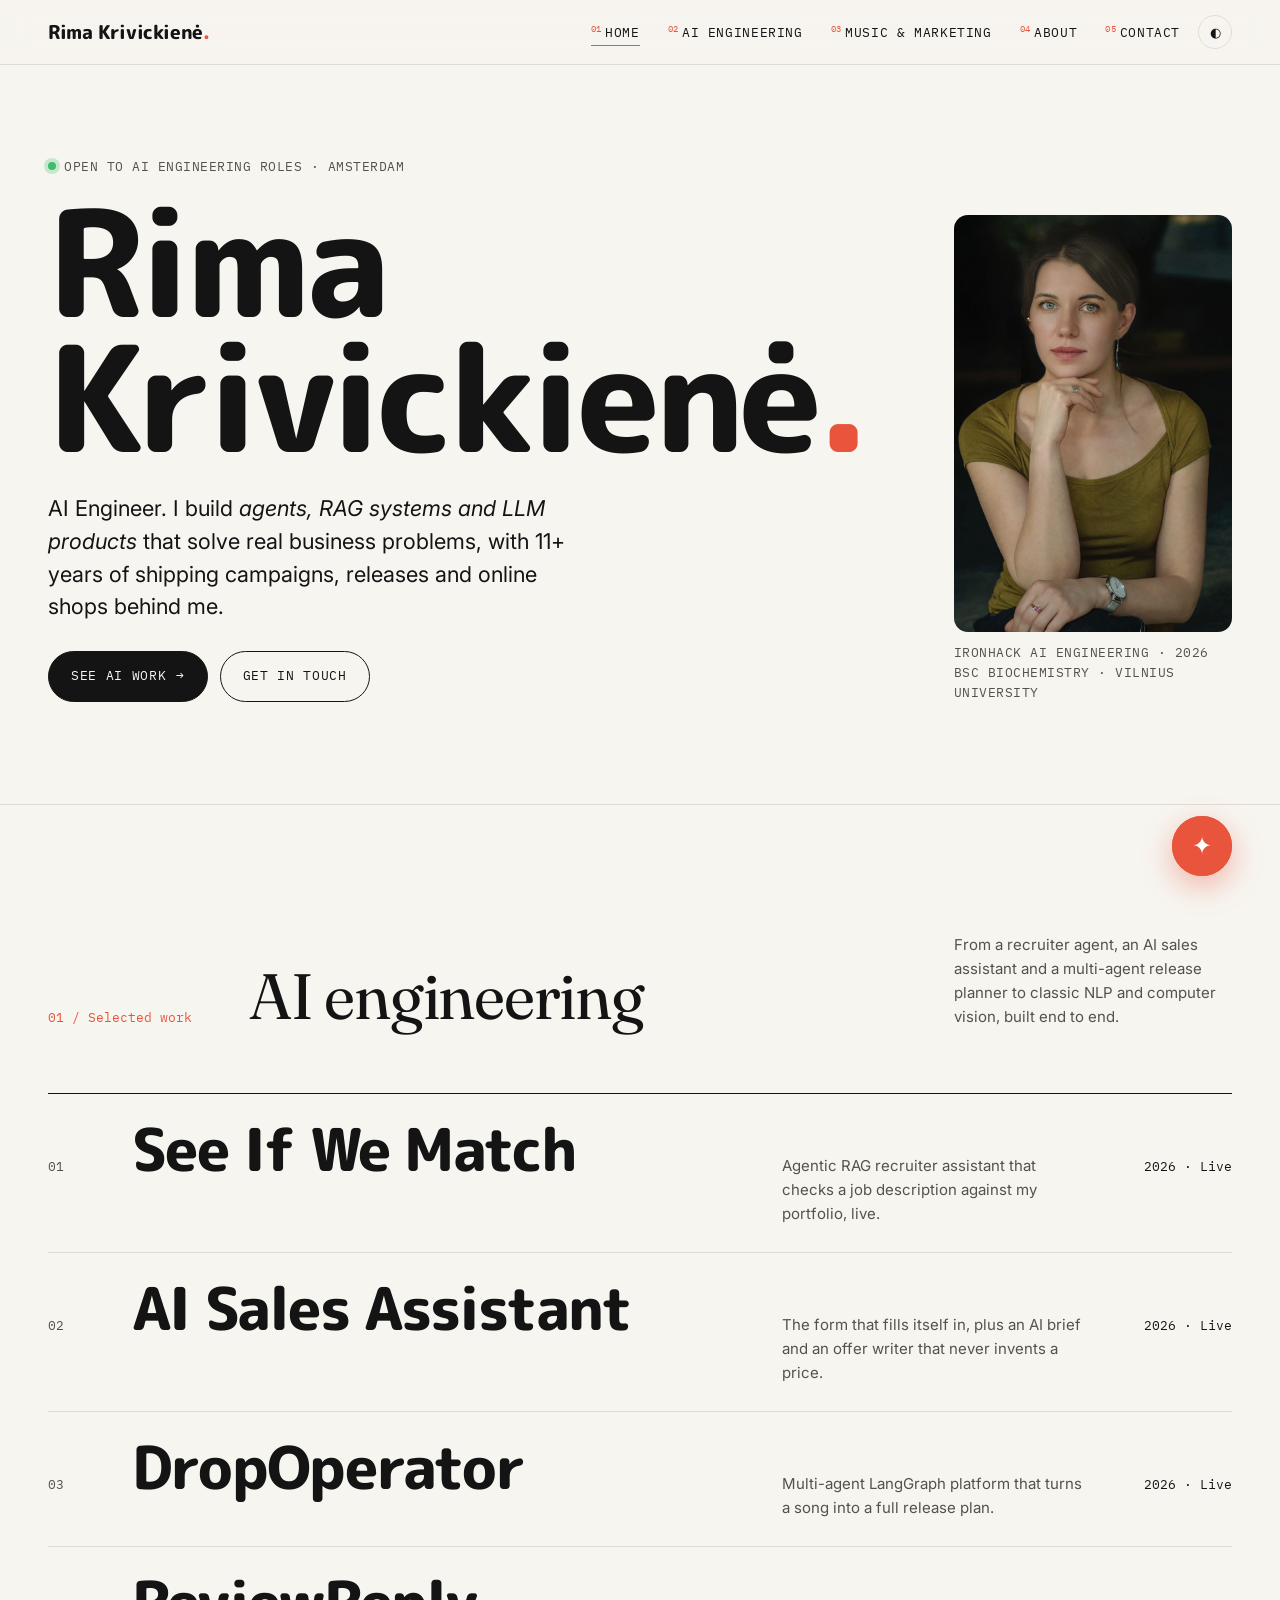
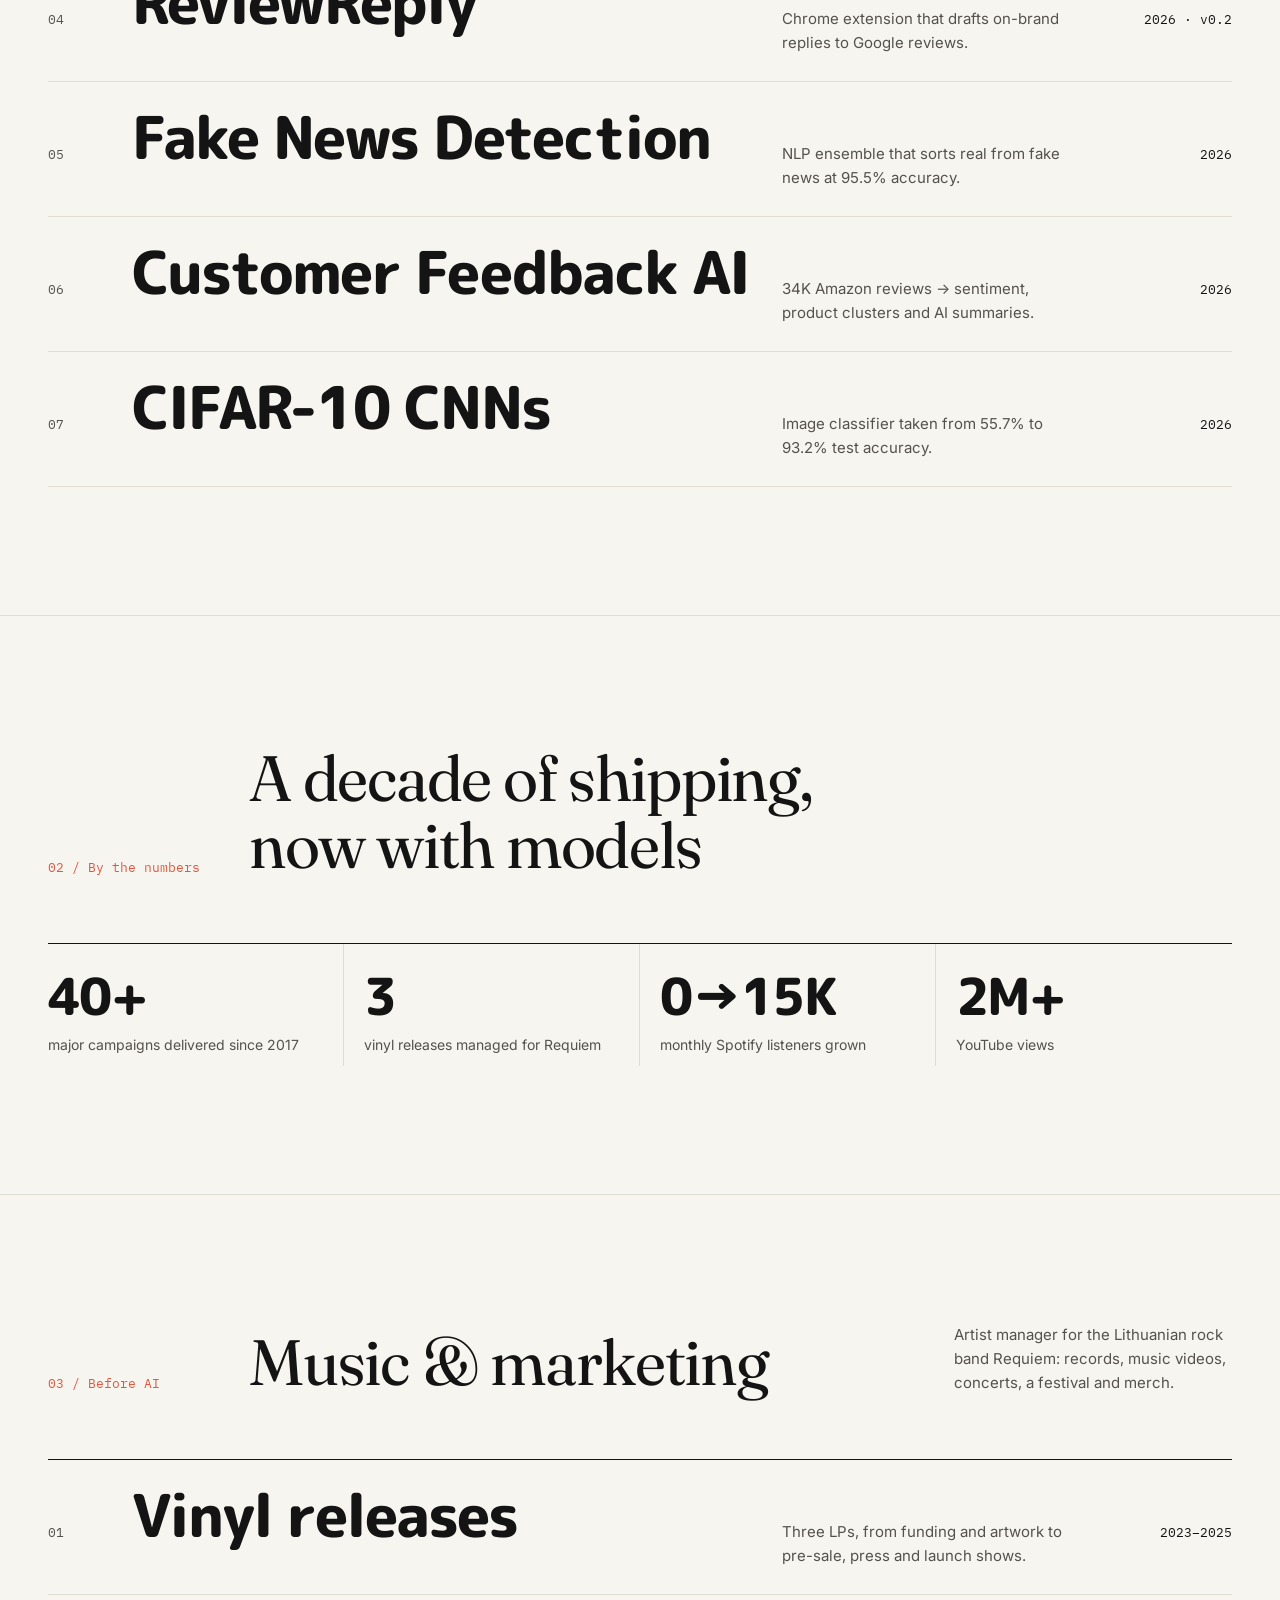
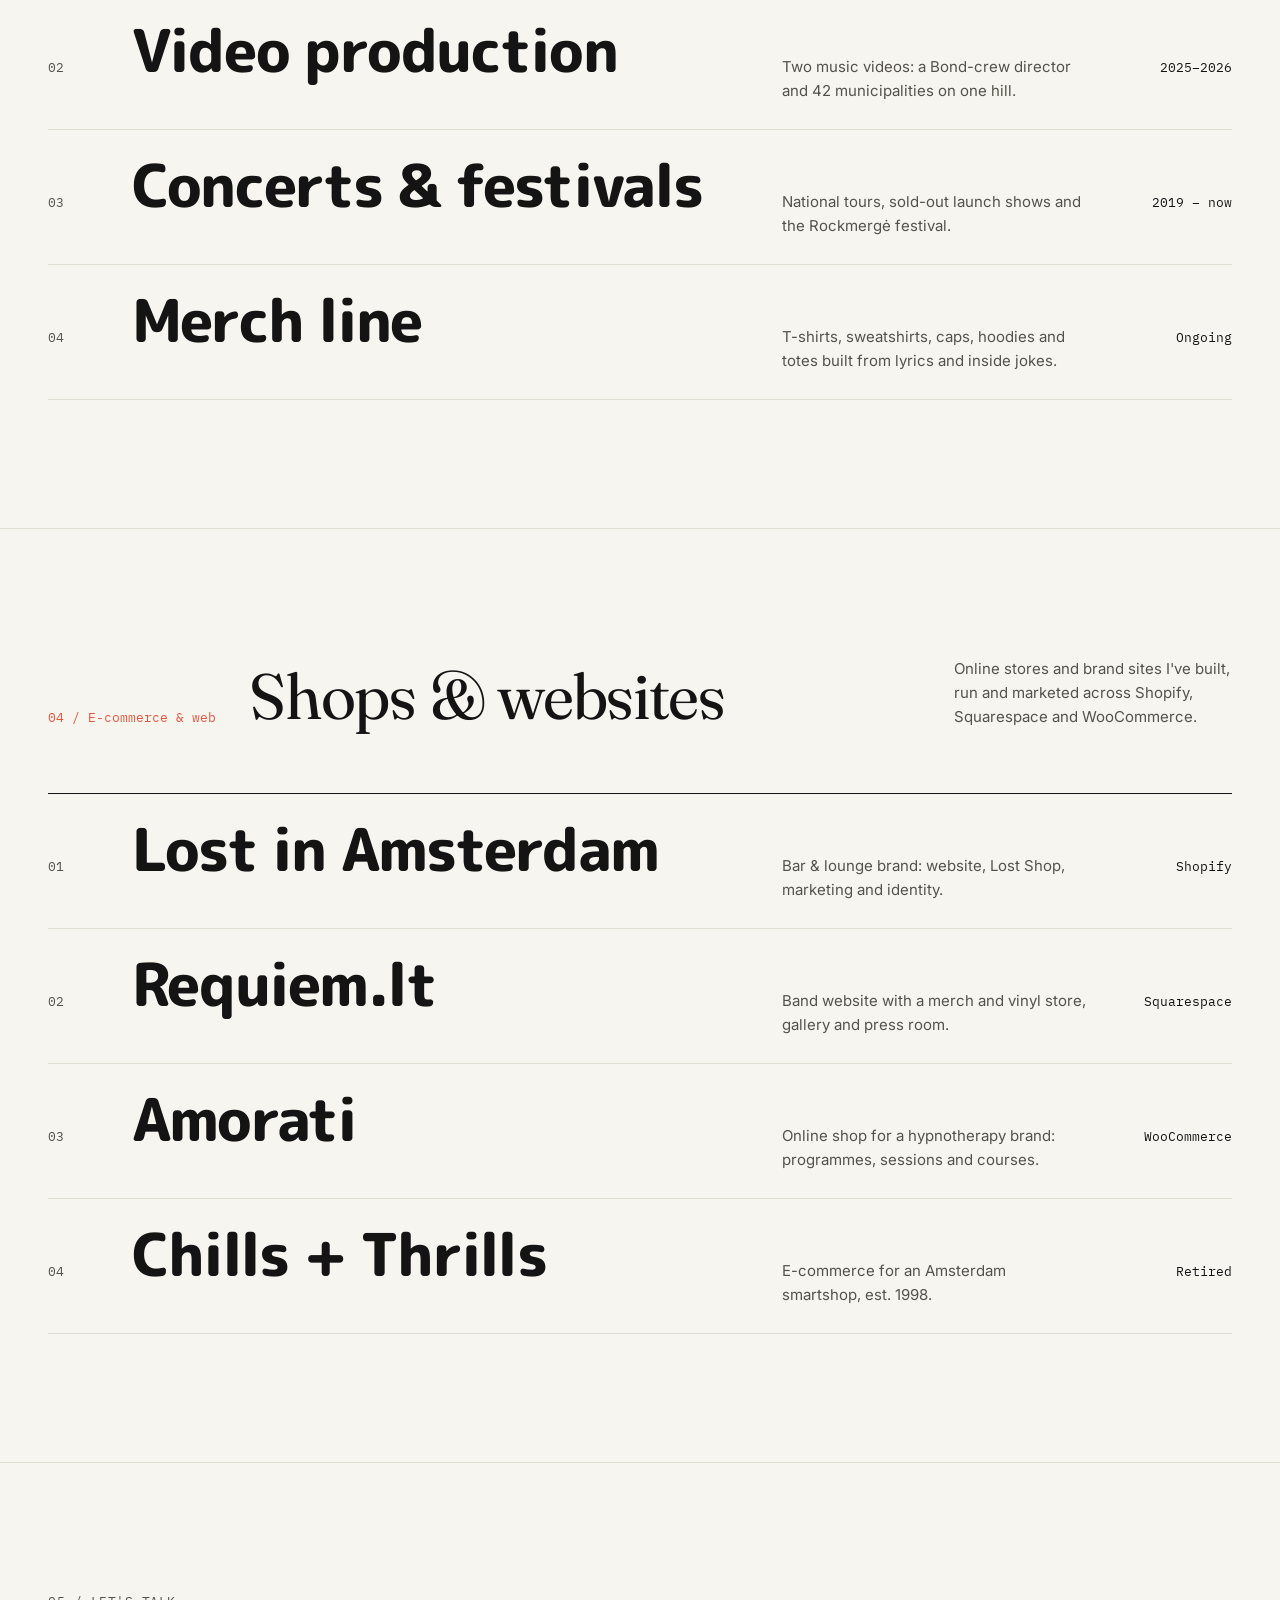
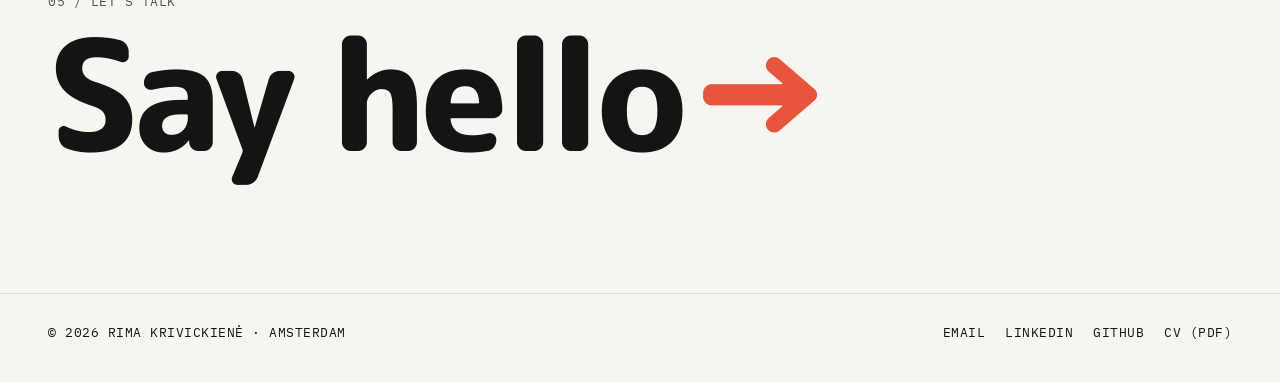
<file: index.html>
<!doctype html>
<html lang="en">
<head>
<meta charset="utf-8">
<meta name="viewport" content="width=device-width, initial-scale=1">
<title>Rima Krivickienė — AI Engineer</title>
<meta name="description" content="AI Engineer in Amsterdam building agents, RAG systems and LLM products — with 11+ years of marketing, e-commerce and music management behind her.">
<meta property="og:title" content="Rima Krivickienė — AI Engineer">
<meta property="og:description" content="Agents, RAG systems and LLM products — plus a decade of shipping campaigns.">
<meta property="og:image" content="assets/img/drop-dashboard.jpg">
<link rel="icon" href="data:image/svg+xml,<svg xmlns='http://www.w3.org/2000/svg' viewBox='0 0 100 100'><circle cx='50' cy='50' r='44' fill='%23E8553C'/></svg>">
<link rel="preconnect" href="https://fonts.googleapis.com"><link rel="preconnect" href="https://fonts.gstatic.com" crossorigin>
<link href="https://fonts.googleapis.com/css2?family=Fraunces:ital,opsz,wght@0,9..144,300..600;1,9..144,300..600&family=IBM+Plex+Mono:wght@400;500&family=Inter:wght@400;500;600&family=M+PLUS+Rounded+1c:wght@800&display=swap" rel="stylesheet">
<link rel="stylesheet" href="css/style.css">
</head>
<body data-page="home">
<main>

  <section class="hero first">
    <div class="wrap grid-12">
      <div class="hero-text">
        <p class="label"><span class="status">Open to AI Engineering roles · Amsterdam</span></p>
        <h1 class="display"><span class="line">Rima</span><span class="line">Krivickienė<span class="dot">.</span></span></h1>
        <p class="lede">AI Engineer. I build <em>agents, RAG systems and LLM products</em> that solve real business problems, with 11+ years of shipping campaigns, releases and online shops behind me.</p>
        <div class="btn-row" style="margin-top:28px">
          <a class="btn" href="ai-engineering.html">See AI work <span class="arr">→</span></a>
          <a class="btn ghost" href="contact.html">Get in touch</a>
        </div>
      </div>
      <div class="hero-photo reveal">
        <figure>
          <img src="assets/img/portrait.jpg" alt="Portrait of Rima Krivickienė" width="933" height="1400">
          <figcaption class="label">Ironhack AI Engineering · 2026<br>BSc Biochemistry · Vilnius University</figcaption>
        </figure>
      </div>
    </div>
  </section>

  <section>
    <div class="wrap">
      <div class="sec-head reveal">
        <span class="num">01 / Selected work</span>
        <h2>AI engineering</h2>
        <p>From a recruiter agent, an AI sales assistant and a multi-agent release planner to classic NLP and computer vision, built end to end.</p>
      </div>
      <ul class="project-list reveal">
        <li><a href="work/see-if-we-match.html" data-bg="assets/slides/match/01.jpg">
          <span class="n">01</span><span class="t">See If We Match</span>
          <span class="d">Agentic RAG recruiter assistant that checks a job description against my portfolio, live.</span><span class="y">2026 · Live</span>
          <img class="thumb" src="assets/slides/match/01.jpg" alt="" loading="lazy"></a></li>
        <li><a href="work/ai-sales-assistant.html" data-bg="assets/slides/form/01.jpg">
          <span class="n">02</span><span class="t">AI Sales Assistant</span>
          <span class="d">The form that fills itself in, plus an AI brief and an offer writer that never invents a price.</span><span class="y">2026 · Live</span>
          <img class="thumb" src="assets/slides/form/01.jpg" alt="" loading="lazy"></a></li>
        <li><a href="work/dropoperator.html" data-bg="assets/slides/drop/01.jpg">
          <span class="n">03</span><span class="t">DropOperator</span>
          <span class="d">Multi-agent LangGraph platform that turns a song into a full release plan.</span><span class="y">2026 · Live</span>
          <img class="thumb" src="assets/slides/drop/01.jpg" alt="" loading="lazy"></a></li>
        <li><a href="work/reviewreply.html" data-bg="assets/img/rr-demo.jpg">
          <span class="n">04</span><span class="t">ReviewReply</span>
          <span class="d">Chrome extension that drafts on-brand replies to Google reviews.</span><span class="y">2026 · v0.2</span>
          <img class="thumb" src="assets/img/rr-demo.jpg" alt="" loading="lazy"></a></li>
        <li><a href="work/fake-news.html" data-bg="assets/img/fake-cloud-real.jpg">
          <span class="n">05</span><span class="t">Fake News Detection</span>
          <span class="d">NLP ensemble that sorts real from fake news at 95.5% accuracy.</span><span class="y">2026</span>
          <img class="thumb" src="assets/img/fake-title.jpg" alt="" loading="lazy"></a></li>
        <li><a href="work/amazon-nlp.html" data-bg="assets/slides/nlp/01.jpg">
          <span class="n">06</span><span class="t">Customer Feedback AI</span>
          <span class="d">34K Amazon reviews → sentiment, product clusters and AI summaries.</span><span class="y">2026</span>
          <img class="thumb" src="assets/slides/nlp/01.jpg" alt="" loading="lazy"></a></li>
        <li><a href="work/cnn-cifar10.html" data-bg="assets/img/cnn-title.jpg">
          <span class="n">07</span><span class="t">CIFAR-10 CNNs</span>
          <span class="d">Image classifier taken from 55.7% to 93.2% test accuracy.</span><span class="y">2026</span>
          <img class="thumb" src="assets/img/cnn-title.jpg" alt="" loading="lazy"></a></li>
      </ul>
    </div>
  </section>

  <section>
    <div class="wrap">
      <div class="sec-head reveal">
        <span class="num">02 / By the numbers</span>
        <h2>A decade of shipping, now with models</h2>
      </div>
      <div class="stats reveal">
        <div class="stat"><b>40+</b><span>major campaigns delivered since 2017</span></div>
        <div class="stat"><b>3</b><span>vinyl releases managed for Requiem</span></div>
        <div class="stat"><b>0→15K</b><span>monthly Spotify listeners grown</span></div>
        <div class="stat"><b>2M+</b><span>YouTube views</span></div>
      </div>
    </div>
  </section>

  <section>
    <div class="wrap">
      <div class="sec-head reveal">
        <span class="num">03 / Before AI</span>
        <h2>Music &amp; marketing</h2>
        <p>Artist manager for the Lithuanian rock band Requiem: records, music videos, concerts, a festival and merch.</p>
      </div>
      <ul class="project-list reveal">
        <li><a href="music.html#vinyl" data-bg="assets/img/vinyl-nnz.jpg">
          <span class="n">01</span><span class="t">Vinyl releases</span>
          <span class="d">Three LPs, from funding and artwork to pre-sale, press and launch shows.</span><span class="y">2023–2025</span>
          <img class="thumb" src="assets/img/vinyl-karas.jpg" alt="" loading="lazy"></a></li>
        <li><a href="music.html#videos" data-bg="assets/img/stebuklu-flags.jpg">
          <span class="n">02</span><span class="t">Video production</span>
          <span class="d">Two music videos: a Bond-crew director and 42 municipalities on one hill.</span><span class="y">2025–2026</span>
          <img class="thumb" src="assets/img/stebuklu-flags.jpg" alt="" loading="lazy"></a></li>
        <li><a href="music.html#concerts" data-bg="assets/img/rockmerge-6.jpg">
          <span class="n">03</span><span class="t">Concerts &amp; festivals</span>
          <span class="d">National tours, sold-out launch shows and the Rockmergė festival.</span><span class="y">2019 – now</span>
          <img class="thumb" src="assets/img/rockmerge-6.jpg" alt="" loading="lazy"></a></li>
        <li><a href="music.html#merch" data-bg="assets/img/merch-pink.jpg">
          <span class="n">04</span><span class="t">Merch line</span>
          <span class="d">T-shirts, sweatshirts, caps, hoodies and totes built from lyrics and inside jokes.</span><span class="y">Ongoing</span>
          <img class="thumb" src="assets/img/merch-skandalas.jpg" alt="" loading="lazy"></a></li>
      </ul>
    </div>
  </section>

  <section>
    <div class="wrap">
      <div class="sec-head reveal">
        <span class="num">04 / E-commerce &amp; web</span>
        <h2>Shops &amp; websites</h2>
        <p>Online stores and brand sites I've built, run and marketed across Shopify, Squarespace and WooCommerce.</p>
      </div>
      <ul class="project-list reveal">
        <li><a href="music.html#web-lost" data-bg="assets/img/web-lia.jpg">
          <span class="n">01</span><span class="t">Lost in Amsterdam</span>
          <span class="d">Bar &amp; lounge brand: website, Lost Shop, marketing and identity.</span><span class="y">Shopify</span>
          <img class="thumb" src="assets/img/web-lia.jpg" alt="" loading="lazy"></a></li>
        <li><a href="music.html#web-requiem" data-bg="assets/img/web-requiem.jpg">
          <span class="n">02</span><span class="t">Requiem.lt</span>
          <span class="d">Band website with a merch and vinyl store, gallery and press room.</span><span class="y">Squarespace</span>
          <img class="thumb" src="assets/img/web-requiem.jpg" alt="" loading="lazy"></a></li>
        <li><a href="music.html#web-amorati" data-bg="assets/img/web-amorati-2.jpg">
          <span class="n">03</span><span class="t">Amorati</span>
          <span class="d">Online shop for a hypnotherapy brand: programmes, sessions and courses.</span><span class="y">WooCommerce</span>
          <img class="thumb" src="assets/img/web-amorati.jpg" alt="" loading="lazy"></a></li>
        <li><a href="music.html#web-chills">
          <span class="n">04</span><span class="t">Chills + Thrills</span>
          <span class="d">E-commerce for an Amsterdam smartshop, est. 1998.</span><span class="y">Retired</span></a></li>
      </ul>
    </div>
  </section>

  <section class="cta">
    <div class="wrap reveal">
      <p class="label">05 / Let's talk</p>
      <a class="display" href="contact.html">Say hello<span class="accent">→</span></a>
    </div>
  </section>

</main>
<script src="js/main.js"></script>
</body>
</html>
</file>
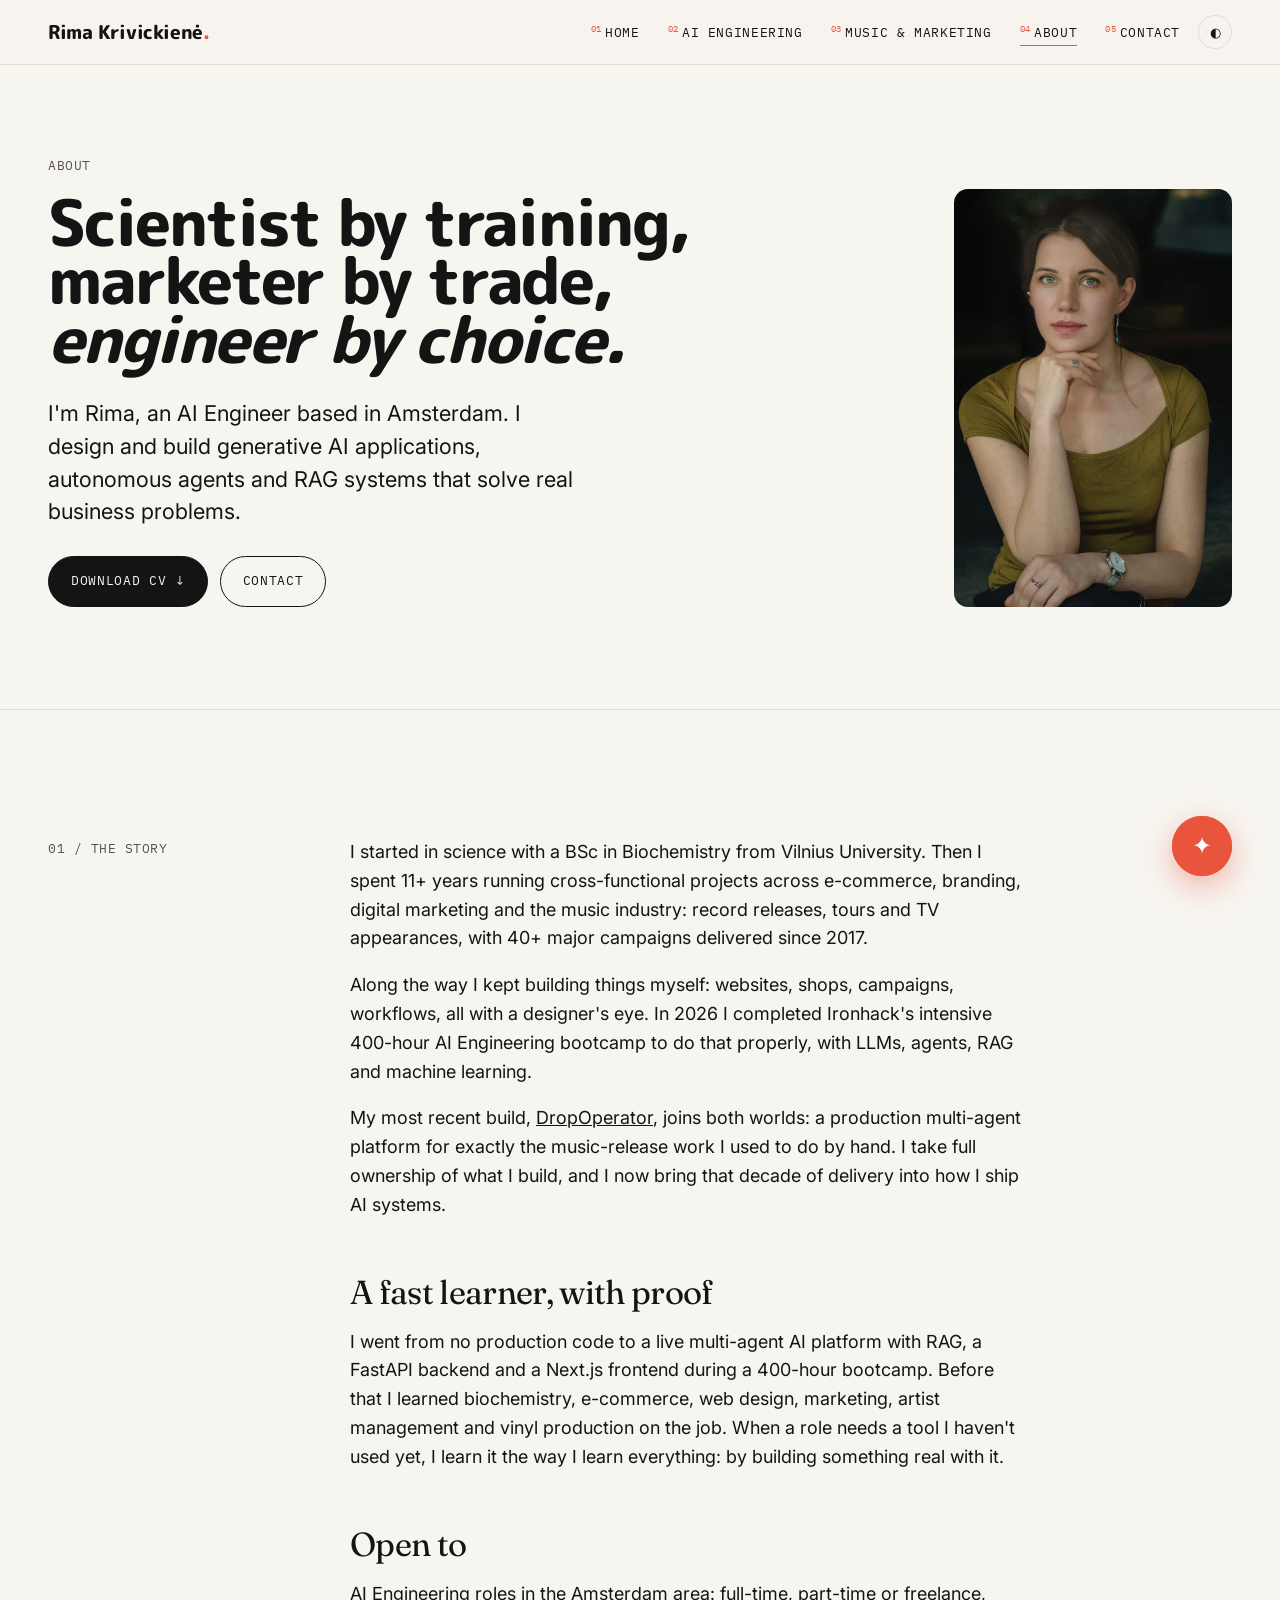
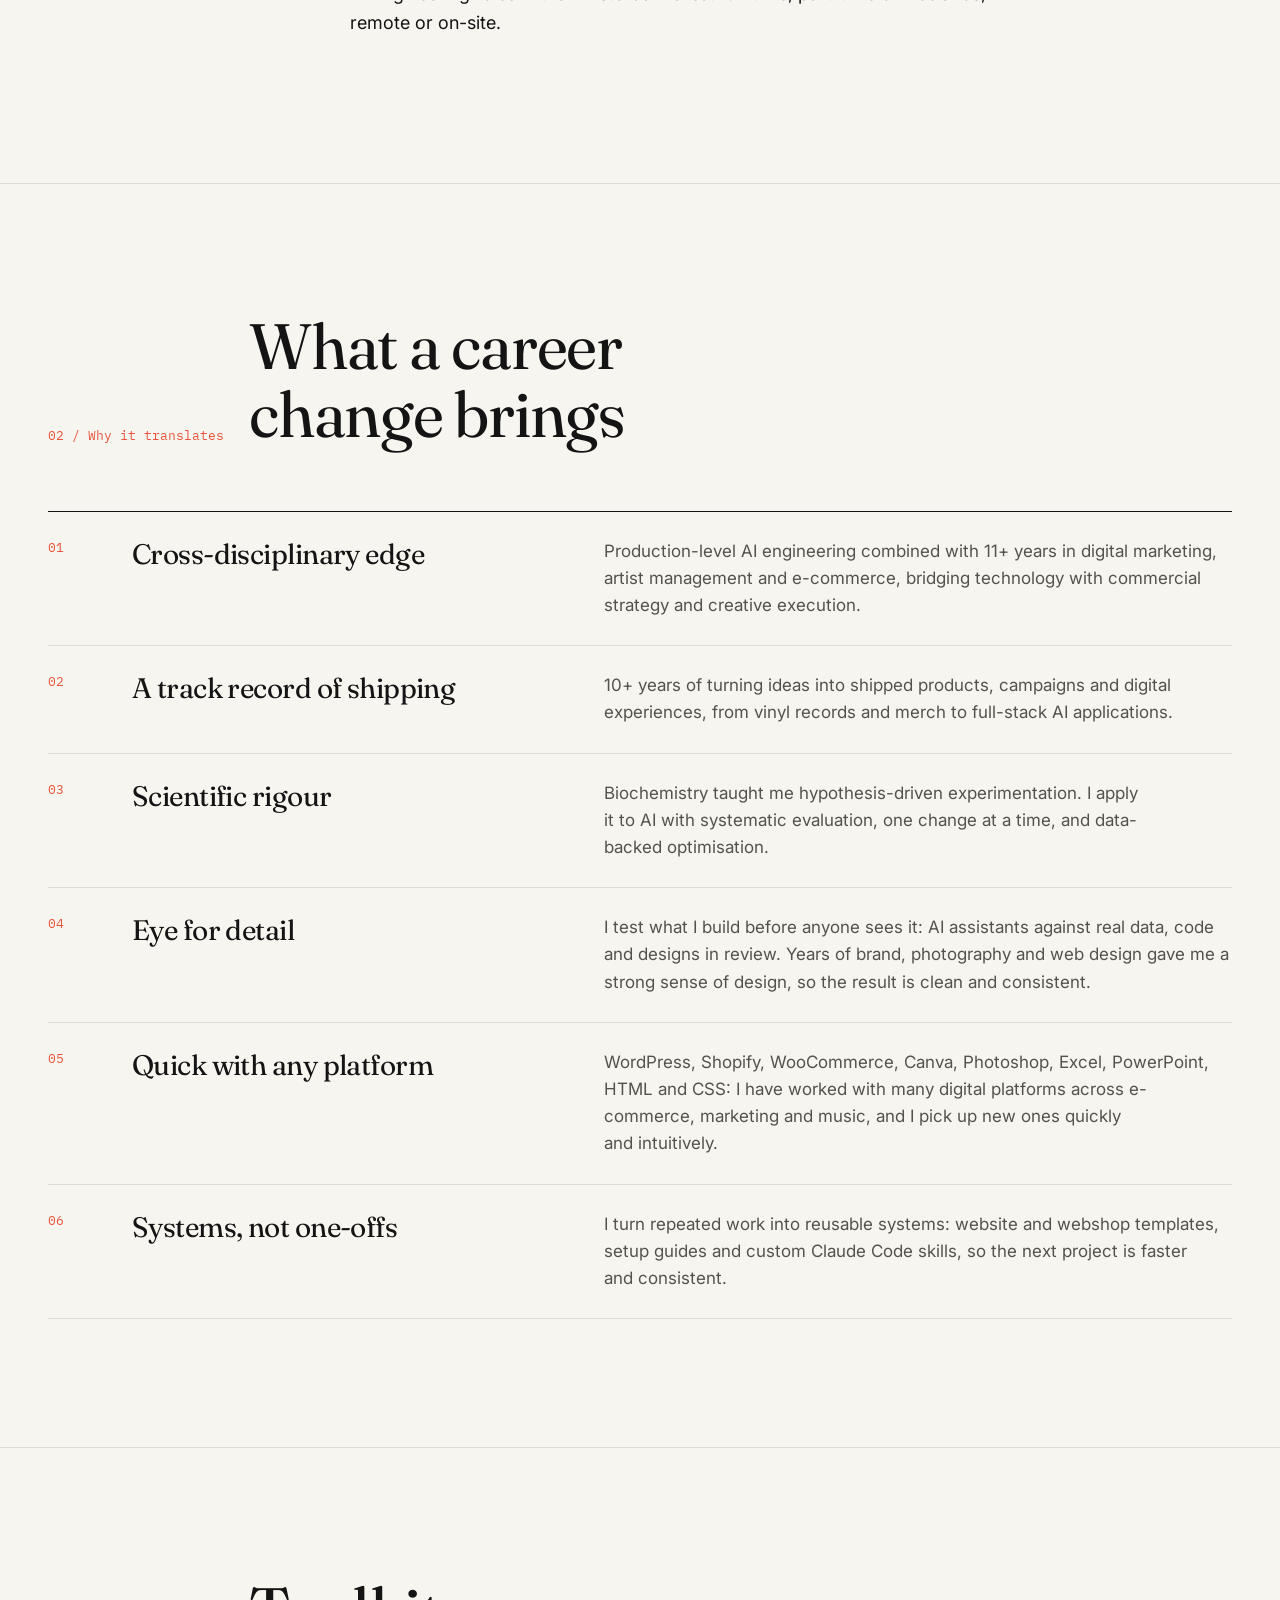
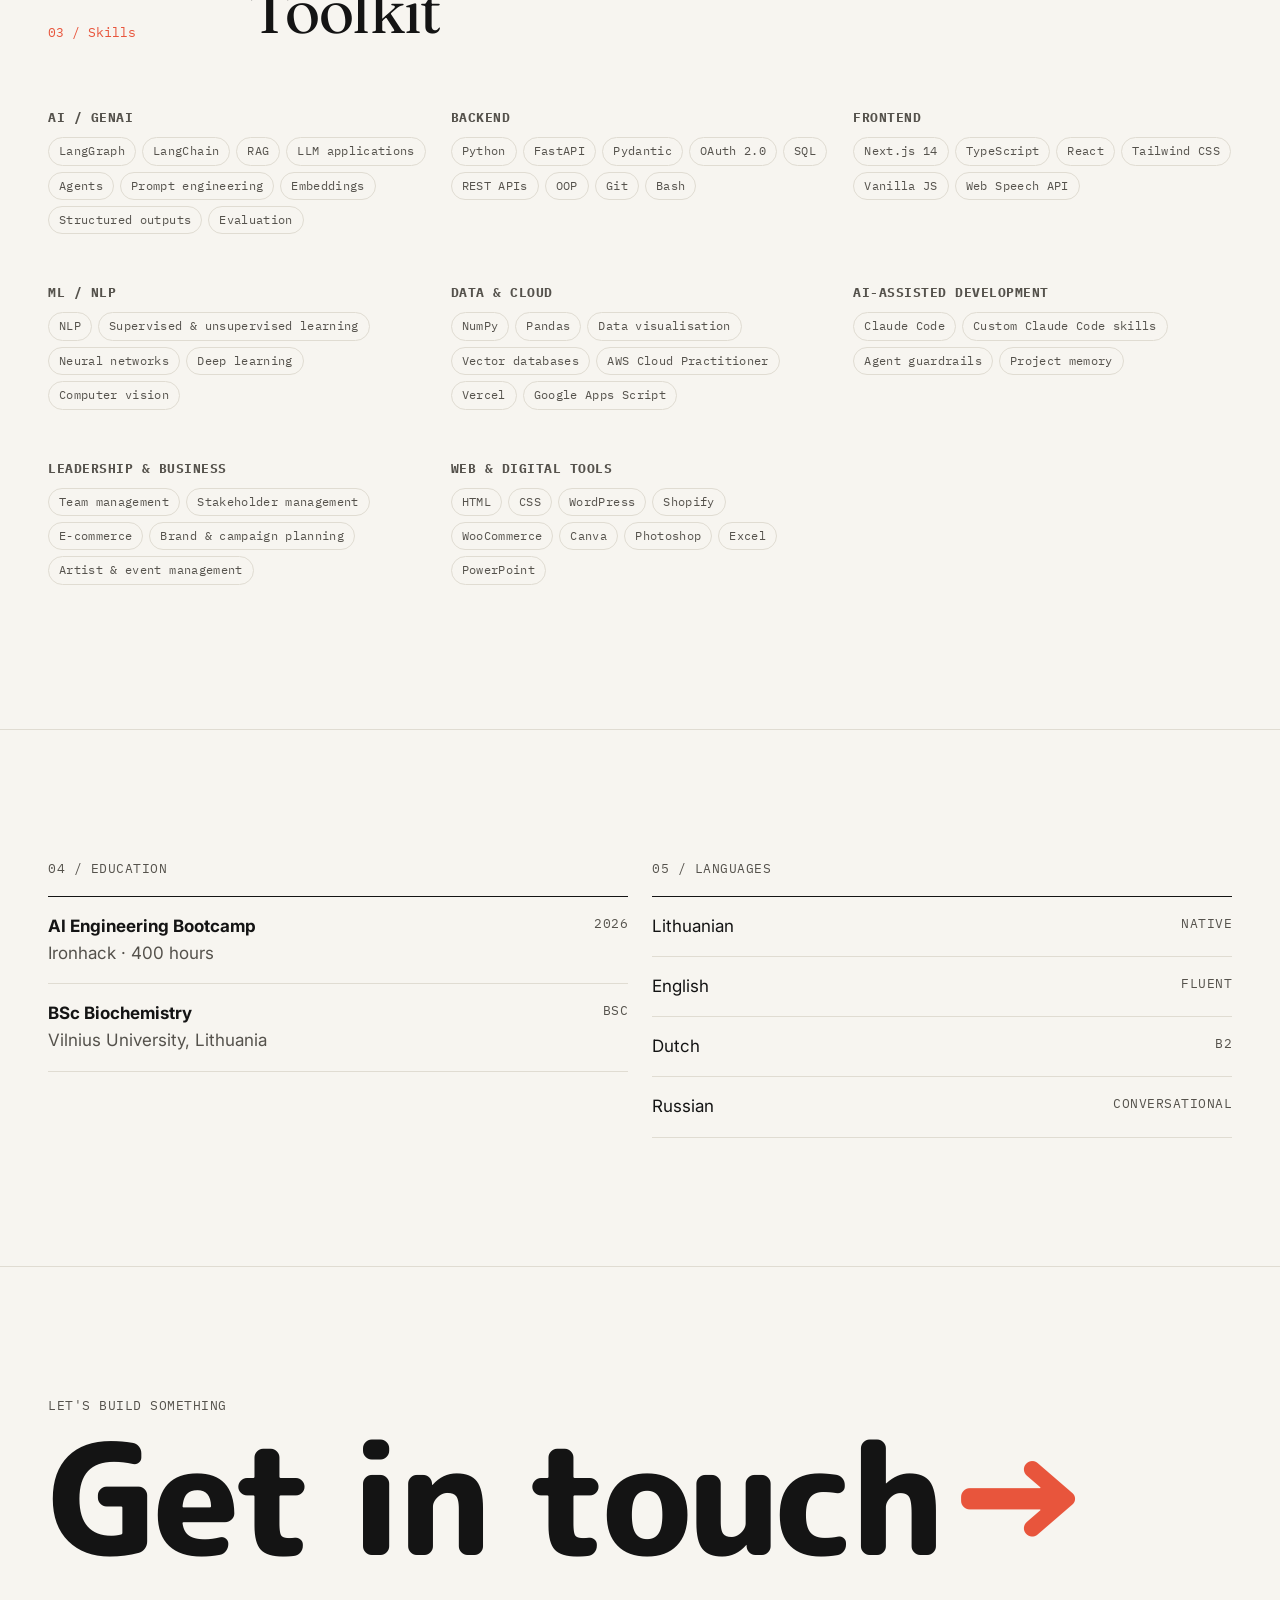
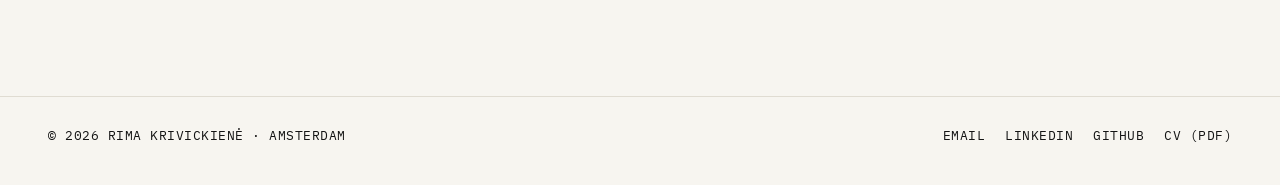
<file: about.html>
<!doctype html>
<html lang="en">
<head>
<meta charset="utf-8">
<meta name="viewport" content="width=device-width, initial-scale=1">
<title>About — Rima Krivickienė</title>
<meta name="description" content="About Rima Krivickienė: AI Engineer and career changer with a background in biochemistry, marketing, e-commerce and music management.">
<link rel="icon" href="data:image/svg+xml,<svg xmlns='http://www.w3.org/2000/svg' viewBox='0 0 100 100'><circle cx='50' cy='50' r='44' fill='%23E8553C'/></svg>">
<link rel="preconnect" href="https://fonts.googleapis.com"><link rel="preconnect" href="https://fonts.gstatic.com" crossorigin>
<link href="https://fonts.googleapis.com/css2?family=Fraunces:ital,opsz,wght@0,9..144,300..600;1,9..144,300..600&family=IBM+Plex+Mono:wght@400;500&family=Inter:wght@400;500;600&family=M+PLUS+Rounded+1c:wght@800&display=swap" rel="stylesheet">
<link rel="stylesheet" href="css/style.css">
</head>
<body data-page="about">
<main>

  <section class="first hero">
    <div class="wrap grid-12">
      <div class="hero-text">
        <p class="label">About</p>
        <h1 class="display" style="margin:18px 0 28px;font-size:clamp(32px,5vw,64px)">Scientist by training, marketer by trade, <em>engineer by choice.</em></h1>
        <p class="lede">I'm Rima, an AI Engineer based in Amsterdam. I design and build generative AI applications, autonomous agents and RAG systems that solve real business problems.</p>
        <div class="btn-row" style="margin-top:28px">
          <a class="btn" href="assets/cv.pdf" download>Download CV <span class="arr">↓</span></a>
          <a class="btn ghost" href="contact.html">Contact</a>
        </div>
      </div>
      <div class="hero-photo reveal">
        <figure><img src="assets/img/portrait.jpg" alt="Portrait of Rima Krivickienė" width="933" height="1400"></figure>
      </div>
    </div>
  </section>

  <section>
    <div class="wrap grid-12">
      <p class="label side-label">01 / The story</p>
      <div class="prose reveal">
        <p>I started in science with a BSc in Biochemistry from Vilnius University. Then I spent 11+ years running cross-functional projects across e-commerce, branding, digital marketing and the music industry: record releases, tours and TV appearances, with 40+ major campaigns delivered since 2017.</p>
        <p>Along the way I kept building things myself: websites, shops, campaigns, workflows, all with a designer's eye. In 2026 I completed Ironhack's intensive 400-hour AI Engineering bootcamp to do that properly, with LLMs, agents, RAG and machine learning.</p>
        <p>My most recent build, <a href="work/dropoperator.html">DropOperator</a>, joins both worlds: a production multi-agent platform for exactly the music-release work I used to do by hand. I take full ownership of what I build, and I now bring that decade of delivery into how I ship AI systems.</p>
        <h3>A fast learner, with proof</h3>
        <p>I went from no production code to a live multi-agent AI platform with RAG, a FastAPI backend and a Next.js frontend during a 400-hour bootcamp. Before that I learned biochemistry, e-commerce, web design, marketing, artist management and vinyl production on the job. When a role needs a tool I haven't used yet, I learn it the way I learn everything: by building something real with it.</p>
        <h3>Open to</h3>
        <p>AI Engineering roles in the Amsterdam area: full-time, part-time or freelance, remote or on-site.</p>
      </div>
    </div>
  </section>

  <section>
    <div class="wrap">
      <div class="sec-head reveal"><span class="num">02 / Why it translates</span><h2>What a career change brings</h2></div>
      <ol class="why reveal">
        <li><h3>Cross-disciplinary edge</h3><p>Production-level AI engineering combined with 11+ years in digital marketing, artist management and e-commerce, bridging technology with commercial strategy and creative execution.</p></li>
        <li><h3>A track record of shipping</h3><p>10+ years of turning ideas into shipped products, campaigns and digital experiences, from vinyl records and merch to full-stack AI applications.</p></li>
        <li><h3>Scientific rigour</h3><p>Biochemistry taught me hypothesis-driven experimentation. I apply it to AI with systematic evaluation, one change at a time, and data-backed optimisation.</p></li>
        <li><h3>Eye for detail</h3><p>I test what I build before anyone sees it: AI assistants against real data, code and designs in review. Years of brand, photography and web design gave me a strong sense of design, so the result is clean and consistent.</p></li>
        <li><h3>Quick with any platform</h3><p>WordPress, Shopify, WooCommerce, Canva, Photoshop, Excel, PowerPoint, HTML and CSS: I have worked with many digital platforms across e-commerce, marketing and music, and I pick up new ones quickly and intuitively.</p></li>
        <li><h3>Systems, not one-offs</h3><p>I turn repeated work into reusable systems: website and webshop templates, setup guides and custom Claude Code skills, so the next project is faster and consistent.</p></li>
      </ol>
    </div>
  </section>

  <section>
    <div class="wrap">
      <div class="sec-head reveal"><span class="num">03 / Skills</span><h2>Toolkit</h2></div>
      <div class="skills reveal">
        <div><h4 class="label">AI / GenAI</h4><ul class="tags"><li>LangGraph</li><li>LangChain</li><li>RAG</li><li>LLM applications</li><li>Agents</li><li>Prompt engineering</li><li>Embeddings</li><li>Structured outputs</li><li>Evaluation</li></ul></div>
        <div><h4 class="label">Backend</h4><ul class="tags"><li>Python</li><li>FastAPI</li><li>Pydantic</li><li>OAuth 2.0</li><li>SQL</li><li>REST APIs</li><li>OOP</li><li>Git</li><li>Bash</li></ul></div>
        <div><h4 class="label">Frontend</h4><ul class="tags"><li>Next.js 14</li><li>TypeScript</li><li>React</li><li>Tailwind CSS</li><li>Vanilla JS</li><li>Web Speech API</li></ul></div>
        <div><h4 class="label">ML / NLP</h4><ul class="tags"><li>NLP</li><li>Supervised &amp; unsupervised learning</li><li>Neural networks</li><li>Deep learning</li><li>Computer vision</li></ul></div>
        <div><h4 class="label">Data &amp; cloud</h4><ul class="tags"><li>NumPy</li><li>Pandas</li><li>Data visualisation</li><li>Vector databases</li><li>AWS Cloud Practitioner</li><li>Vercel</li><li>Google Apps Script</li></ul></div>
        <div><h4 class="label">AI-assisted development</h4><ul class="tags"><li>Claude Code</li><li>Custom Claude Code skills</li><li>Agent guardrails</li><li>Project memory</li></ul></div>
        <div><h4 class="label">Leadership &amp; business</h4><ul class="tags"><li>Team management</li><li>Stakeholder management</li><li>E-commerce</li><li>Brand &amp; campaign planning</li><li>Artist &amp; event management</li></ul></div>
        <div><h4 class="label">Web &amp; digital tools</h4><ul class="tags"><li>HTML</li><li>CSS</li><li>WordPress</li><li>Shopify</li><li>WooCommerce</li><li>Canva</li><li>Photoshop</li><li>Excel</li><li>PowerPoint</li></ul></div>
      </div>
    </div>
  </section>

  <section>
    <div class="wrap grid-12">
      <div style="grid-column:span 6" class="reveal">
        <p class="label" style="margin-bottom:18px">04 / Education</p>
        <ul class="contact-list">
          <li><span><strong>AI Engineering Bootcamp</strong><br><span class="muted">Ironhack · 400 hours</span></span><span class="label">2026</span></li>
          <li><span><strong>BSc Biochemistry</strong><br><span class="muted">Vilnius University, Lithuania</span></span><span class="label">BSc</span></li>
        </ul>
      </div>
      <div style="grid-column:7 / span 6" class="reveal">
        <p class="label" style="margin-bottom:18px">05 / Languages</p>
        <ul class="contact-list">
          <li><span>Lithuanian</span><span class="label">Native</span></li>
          <li><span>English</span><span class="label">Fluent</span></li>
          <li><span>Dutch</span><span class="label">B2</span></li>
          <li><span>Russian</span><span class="label">Conversational</span></li>
        </ul>
      </div>
    </div>
  </section>

  <section class="cta">
    <div class="wrap reveal">
      <p class="label">Let's build something</p>
      <a class="display" href="contact.html">Get in touch<span class="accent">→</span></a>
    </div>
  </section>

</main>
<script src="js/main.js"></script>
</body>
</html>
</file>
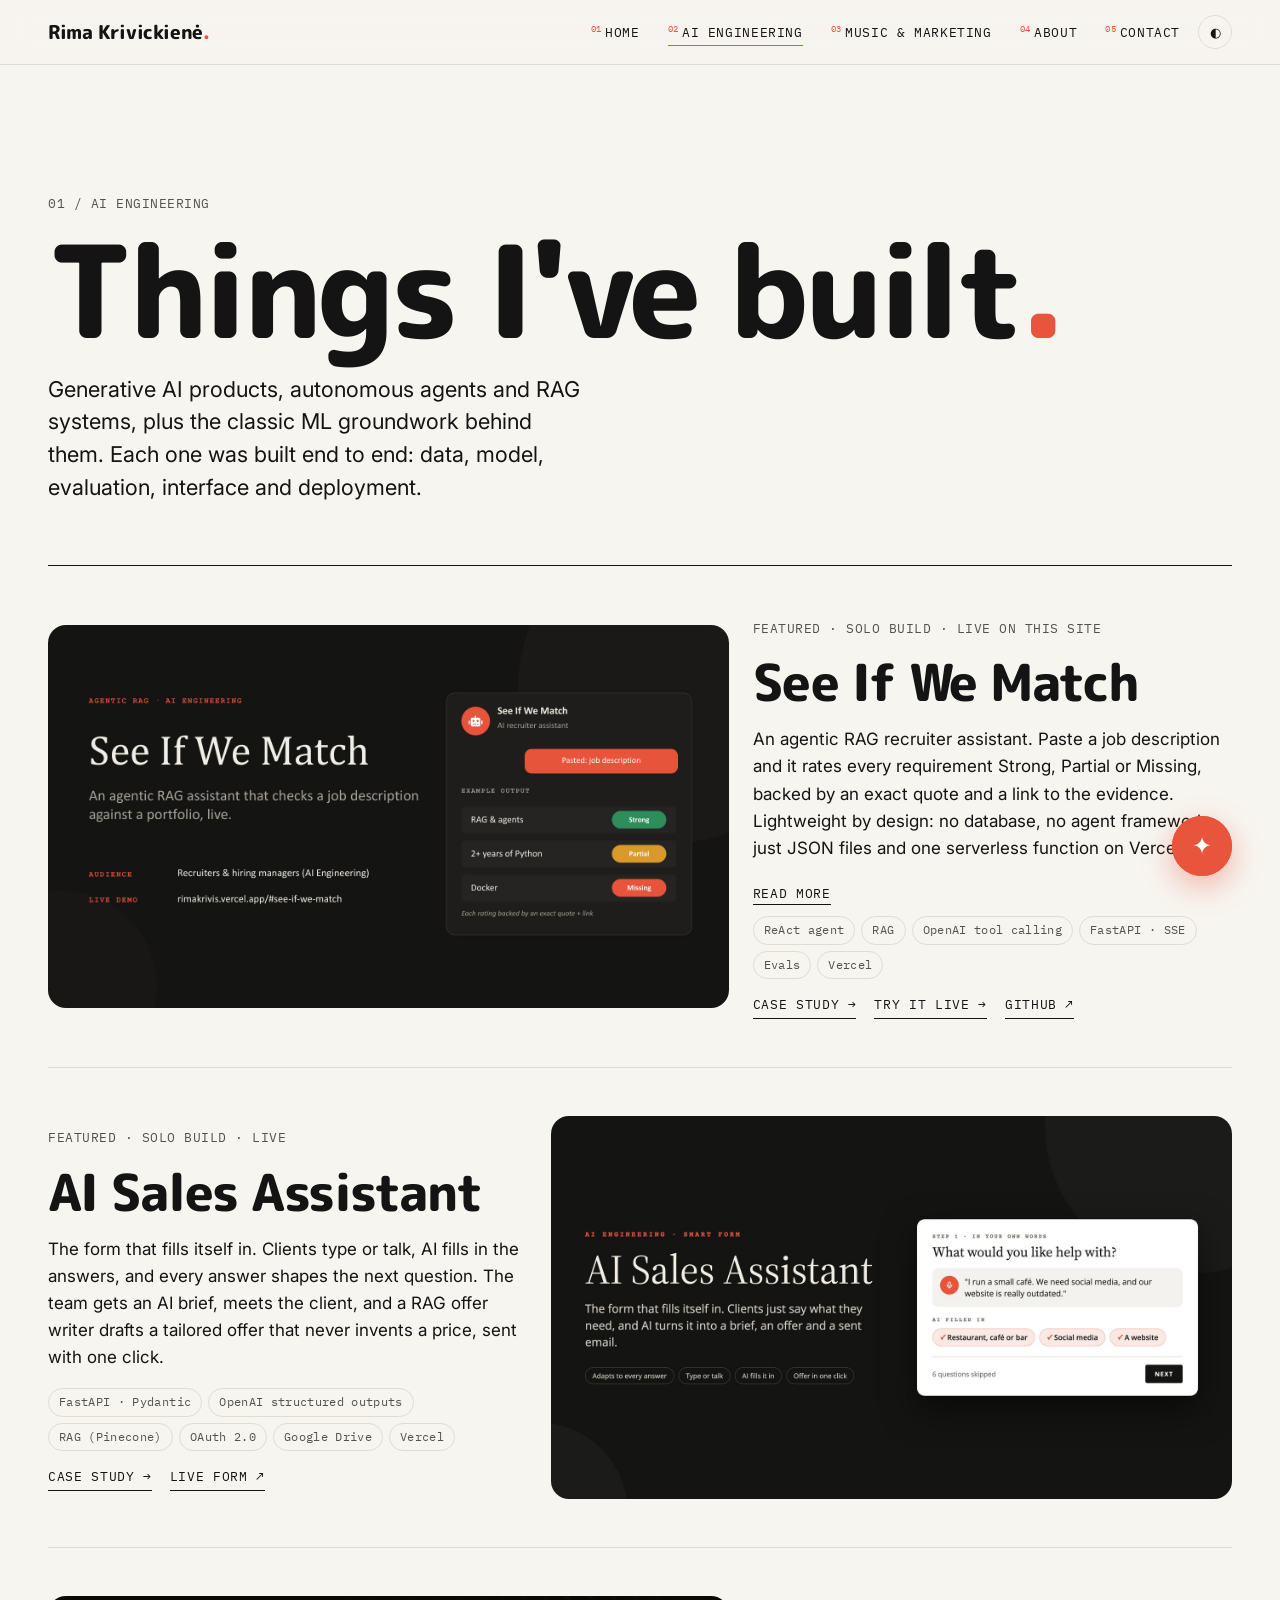
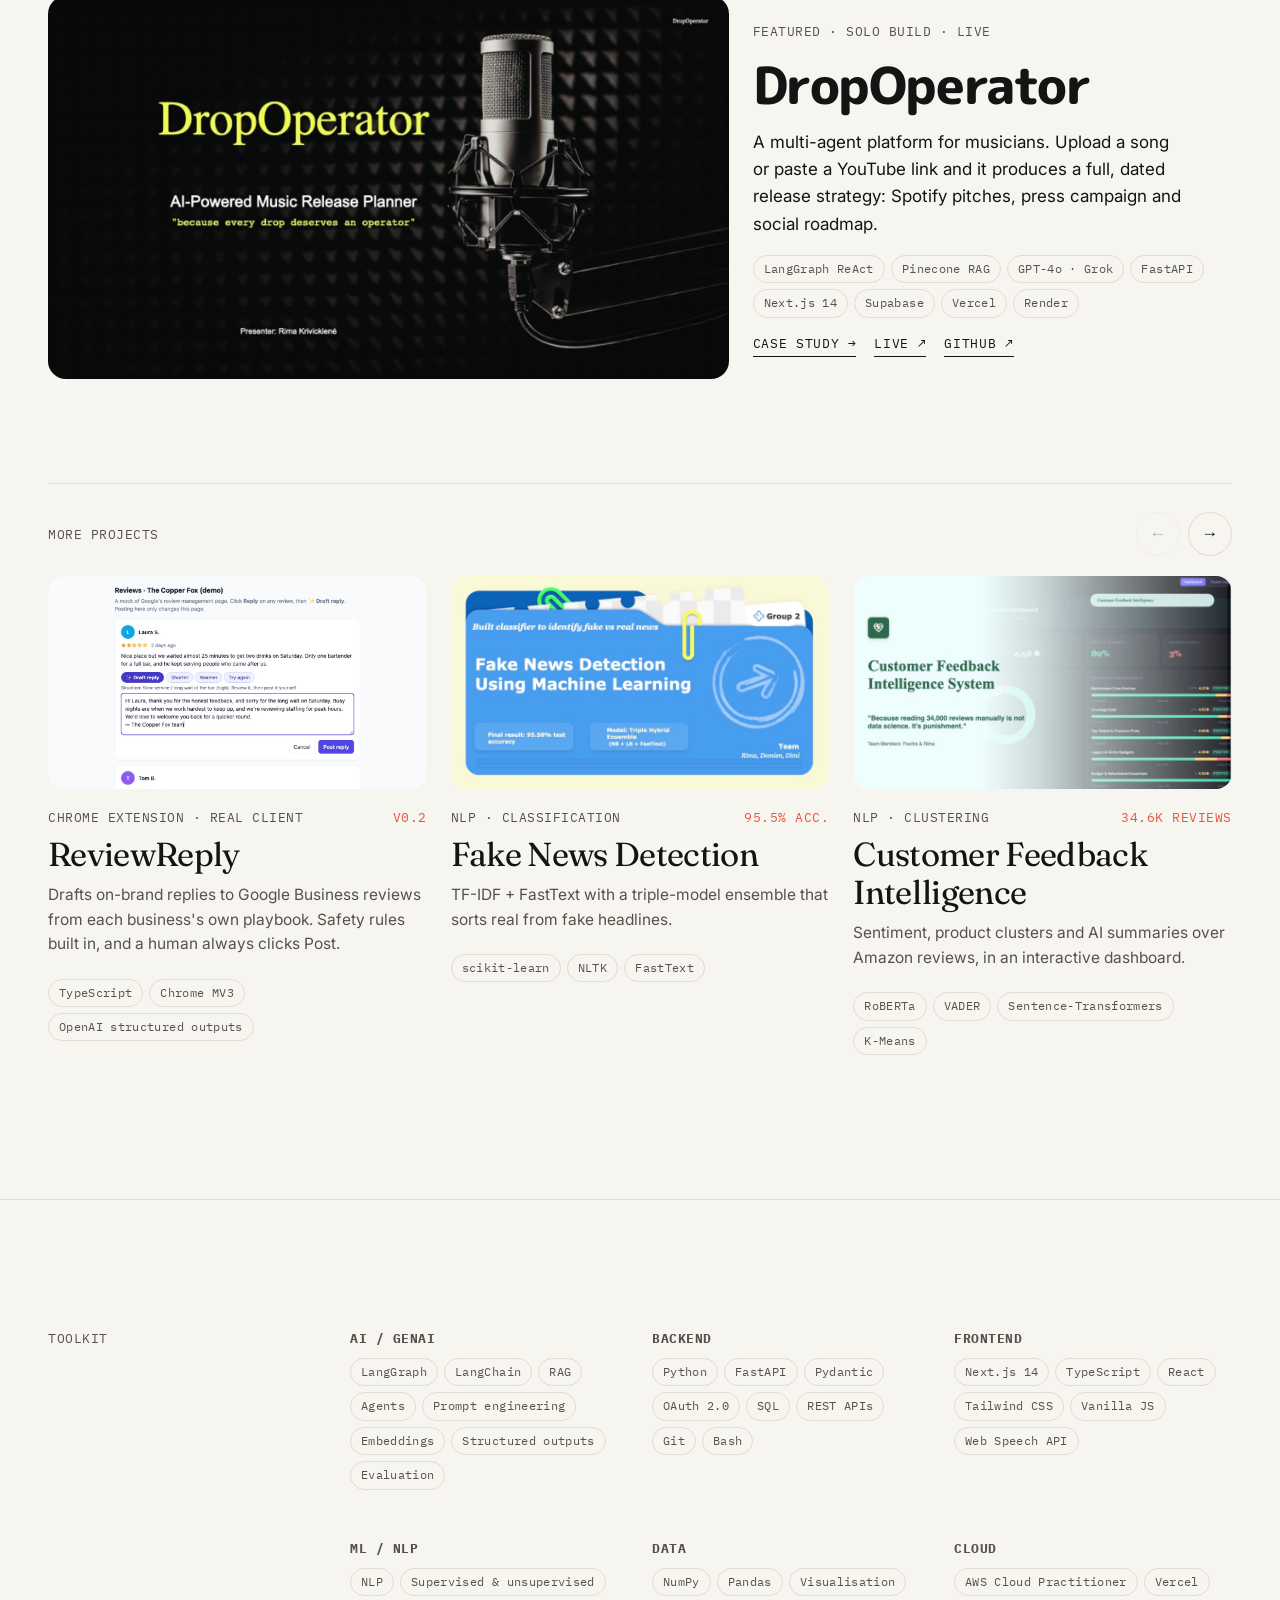
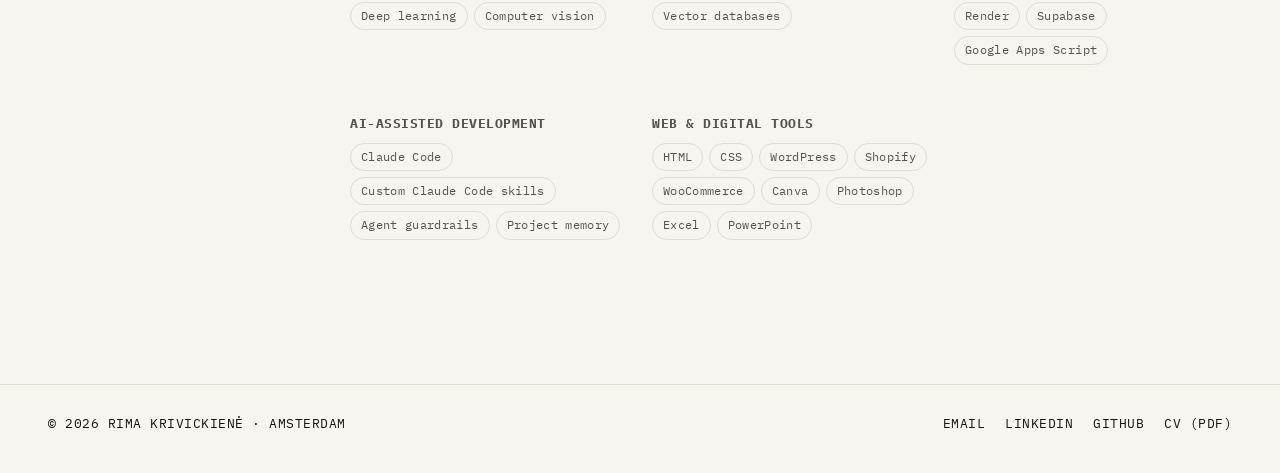
<file: ai-engineering.html>
<!doctype html>
<html lang="en">
<head>
<meta charset="utf-8">
<meta name="viewport" content="width=device-width, initial-scale=1">
<title>AI Engineering — Rima Krivickienė</title>
<meta name="description" content="AI engineering projects by Rima Krivickienė: multi-agent systems, RAG, LLM tools, NLP and computer vision.">
<link rel="icon" href="data:image/svg+xml,<svg xmlns='http://www.w3.org/2000/svg' viewBox='0 0 100 100'><circle cx='50' cy='50' r='44' fill='%23E8553C'/></svg>">
<link rel="preconnect" href="https://fonts.googleapis.com"><link rel="preconnect" href="https://fonts.gstatic.com" crossorigin>
<link href="https://fonts.googleapis.com/css2?family=Fraunces:ital,opsz,wght@0,9..144,300..600;1,9..144,300..600&family=IBM+Plex+Mono:wght@400;500&family=Inter:wght@400;500;600&family=M+PLUS+Rounded+1c:wght@800&display=swap" rel="stylesheet">
<link rel="stylesheet" href="css/style.css">
</head>
<body data-page="ai">
<main>

  <section class="first case-hero">
    <div class="wrap">
      <p class="label">01 / AI Engineering</p>
      <h1 class="display">Things I've built<span class="accent">.</span></h1>
      <p class="lede">Generative AI products, autonomous agents and RAG systems, plus the classic ML groundwork behind them. Each one was built end to end: data, model, evaluation, interface and deployment.</p>
    </div>
  </section>

  <section style="padding-top:0;border-top:0">
    <div class="wrap">

      <article class="feature reveal">
        <a class="media slide" href="work/see-if-we-match.html"><img src="assets/slides/match/01.jpg" alt="See If We Match presentation title slide" loading="lazy"></a>
        <div class="body">
          <span class="label">Featured · Solo build · Live on this site</span>
          <h3>See If We Match</h3>
          <p>An agentic RAG recruiter assistant. Paste a job description and it rates every requirement Strong, Partial or Missing, backed by an exact quote and a link to the evidence. Lightweight by design: no database, no agent framework, just JSON files and one serverless function on Vercel.</p>
          <details class="more">
            <summary><span class="link-arrow">Read more</span></summary>
            <p>Not every agent needs a heavy stack. DropOperator uses LangGraph, a Pinecone vector database and Supabase because it stores plans, calendars and user data. This agent only has to search one portfolio, so its whole knowledge base is two JSON files of about 1 MB: 71 text chunks and their embeddings. They load into memory when a request comes in, and a few lines of Python compare them by cosine similarity.</p>
            <p>That makes it a smaller, more sustainable agent: two Python packages (FastAPI and OpenAI), no database to host or pay for, nothing running between visits, and under 1¢ per job check. When the site text changes, one script rebuilds the JSON. The trade-off is clear too: with thousands of documents, frequent updates or per-user data, I'd switch to a vector database.</p>
            <p>I built it with Claude Code as my AI pair programmer.</p>
          </details>
          <ul class="tags"><li>ReAct agent</li><li>RAG</li><li>OpenAI tool calling</li><li>FastAPI · SSE</li><li>Evals</li><li>Vercel</li></ul>
          <div class="links">
            <a class="link-arrow" href="work/see-if-we-match.html">Case study →</a>
            <a class="link-arrow" href="#see-if-we-match">Try it live →</a>
            <a class="link-arrow" href="https://github.com/rimakrivis/Portfolio" target="_blank" rel="noopener">GitHub ↗</a>
          </div>
        </div>
      </article>

      <article class="feature flip reveal">
        <a class="media slide" href="work/ai-sales-assistant.html"><img src="assets/slides/form/01.jpg" alt="AI Sales Assistant presentation title slide" loading="lazy"></a>
        <div class="body">
          <span class="label">Featured · Solo build · Live</span>
          <h3>AI Sales Assistant</h3>
          <p>The form that fills itself in. Clients type or talk, AI fills in the answers, and every answer shapes the next question. The team gets an AI brief, meets the client, and a RAG offer writer drafts a tailored offer that never invents a price, sent with one click.</p>
          <ul class="tags"><li>FastAPI · Pydantic</li><li>OpenAI structured outputs</li><li>RAG (Pinecone)</li><li>OAuth 2.0</li><li>Google Drive</li><li>Vercel</li></ul>
          <div class="links">
            <a class="link-arrow" href="work/ai-sales-assistant.html">Case study →</a>
            <a class="link-arrow" href="https://invisible-team-form-seven.vercel.app" target="_blank" rel="noopener">Live form ↗</a>
          </div>
        </div>
      </article>

      <article class="feature reveal">
        <a class="media slide" href="work/dropoperator.html"><img src="assets/slides/drop/01.jpg" alt="DropOperator presentation title slide" loading="lazy"></a>
        <div class="body">
          <span class="label">Featured · Solo build · Live</span>
          <h3>DropOperator</h3>
          <p>A multi-agent platform for musicians. Upload a song or paste a YouTube link and it produces a full, dated release strategy: Spotify pitches, press campaign and social roadmap.</p>
          <ul class="tags"><li>LangGraph ReAct</li><li>Pinecone RAG</li><li>GPT-4o · Grok</li><li>FastAPI</li><li>Next.js 14</li><li>Supabase</li><li>Vercel</li><li>Render</li></ul>
          <div class="links">
            <a class="link-arrow" href="work/dropoperator.html">Case study →</a>
            <a class="link-arrow" href="https://music-ai-chat.vercel.app" target="_blank" rel="noopener">Live ↗</a>
            <a class="link-arrow" href="https://github.com/rimakrivis/music-ai-chatbot" target="_blank" rel="noopener">GitHub ↗</a>
          </div>
        </div>
      </article>

      <div class="carousel reveal">
        <div class="carousel-head">
          <p class="label">More projects</p>
          <span class="carousel-btns">
            <button type="button" data-dir="-1" aria-label="Previous projects">←</button>
            <button type="button" data-dir="1" aria-label="Next projects">→</button>
          </span>
        </div>
        <div class="carousel-track">
          <a class="card" href="work/reviewreply.html">
            <div class="media"><img src="assets/img/rr-demo.jpg" alt="ReviewReply drafting a reply on a Google review page" loading="lazy" style="object-position:top"></div>
            <div class="meta"><span class="label">Chrome extension · Real client</span><span class="label accent">v0.2</span></div>
            <h3>ReviewReply</h3>
            <p>Drafts on-brand replies to Google Business reviews from each business's own playbook. Safety rules built in, and a human always clicks Post.</p>
            <ul class="tags"><li>TypeScript</li><li>Chrome MV3</li><li>OpenAI structured outputs</li></ul>
          </a>
          <a class="card" href="work/fake-news.html">
            <div class="media"><img src="assets/slides/fake/01.jpg" alt="Fake News Detection presentation title slide" loading="lazy"></div>
            <div class="meta"><span class="label">NLP · Classification</span><span class="label accent">95.5% acc.</span></div>
            <h3>Fake News Detection</h3>
            <p>TF-IDF + FastText with a triple-model ensemble that sorts real from fake headlines.</p>
            <ul class="tags"><li>scikit-learn</li><li>NLTK</li><li>FastText</li></ul>
          </a>
          <a class="card" href="work/amazon-nlp.html">
            <div class="media"><img src="assets/slides/nlp/01.jpg" alt="Customer Feedback Intelligence presentation title slide" loading="lazy"></div>
            <div class="meta"><span class="label">NLP · Clustering</span><span class="label accent">34.6K reviews</span></div>
            <h3>Customer Feedback Intelligence</h3>
            <p>Sentiment, product clusters and AI summaries over Amazon reviews, in an interactive dashboard.</p>
            <ul class="tags"><li>RoBERTa</li><li>VADER</li><li>Sentence-Transformers</li><li>K-Means</li></ul>
          </a>
          <a class="card" href="work/cnn-cifar10.html">
            <div class="media"><img src="assets/slides/cnn/01.jpg" alt="CIFAR-10 CNNs presentation title slide" loading="lazy"></div>
            <div class="meta"><span class="label">Computer vision</span><span class="label accent">93.2% acc.</span></div>
            <h3>CIFAR-10 CNN Classifier</h3>
            <p>Ten model iterations, from a 55.7% baseline to a 93.2% ensemble, with an upload-and-predict app.</p>
            <ul class="tags"><li>TensorFlow / Keras</li><li>EfficientNet</li><li>Augmentation</li></ul>
          </a>
        </div>
      </div>
    </div>
  </section>

  <section>
    <div class="wrap grid-12">
      <div class="side-label reveal" style="grid-column:span 3"><p class="label">Toolkit</p></div>
      <div class="skills reveal" style="grid-column:span 9">
        <div><h4 class="label">AI / GenAI</h4><ul class="tags"><li>LangGraph</li><li>LangChain</li><li>RAG</li><li>Agents</li><li>Prompt engineering</li><li>Embeddings</li><li>Structured outputs</li><li>Evaluation</li></ul></div>
        <div><h4 class="label">Backend</h4><ul class="tags"><li>Python</li><li>FastAPI</li><li>Pydantic</li><li>OAuth 2.0</li><li>SQL</li><li>REST APIs</li><li>Git</li><li>Bash</li></ul></div>
        <div><h4 class="label">Frontend</h4><ul class="tags"><li>Next.js 14</li><li>TypeScript</li><li>React</li><li>Tailwind CSS</li><li>Vanilla JS</li><li>Web Speech API</li></ul></div>
        <div><h4 class="label">ML / NLP</h4><ul class="tags"><li>NLP</li><li>Supervised &amp; unsupervised</li><li>Deep learning</li><li>Computer vision</li></ul></div>
        <div><h4 class="label">Data</h4><ul class="tags"><li>NumPy</li><li>Pandas</li><li>Visualisation</li><li>Vector databases</li></ul></div>
        <div><h4 class="label">Cloud</h4><ul class="tags"><li>AWS Cloud Practitioner</li><li>Vercel</li><li>Render</li><li>Supabase</li><li>Google Apps Script</li></ul></div>
        <div><h4 class="label">AI-assisted development</h4><ul class="tags"><li>Claude Code</li><li>Custom Claude Code skills</li><li>Agent guardrails</li><li>Project memory</li></ul></div>
        <div><h4 class="label">Web &amp; digital tools</h4><ul class="tags"><li>HTML</li><li>CSS</li><li>WordPress</li><li>Shopify</li><li>WooCommerce</li><li>Canva</li><li>Photoshop</li><li>Excel</li><li>PowerPoint</li></ul></div>
      </div>
    </div>
  </section>

</main>
<script src="js/main.js"></script>
</body>
</html>
</file>
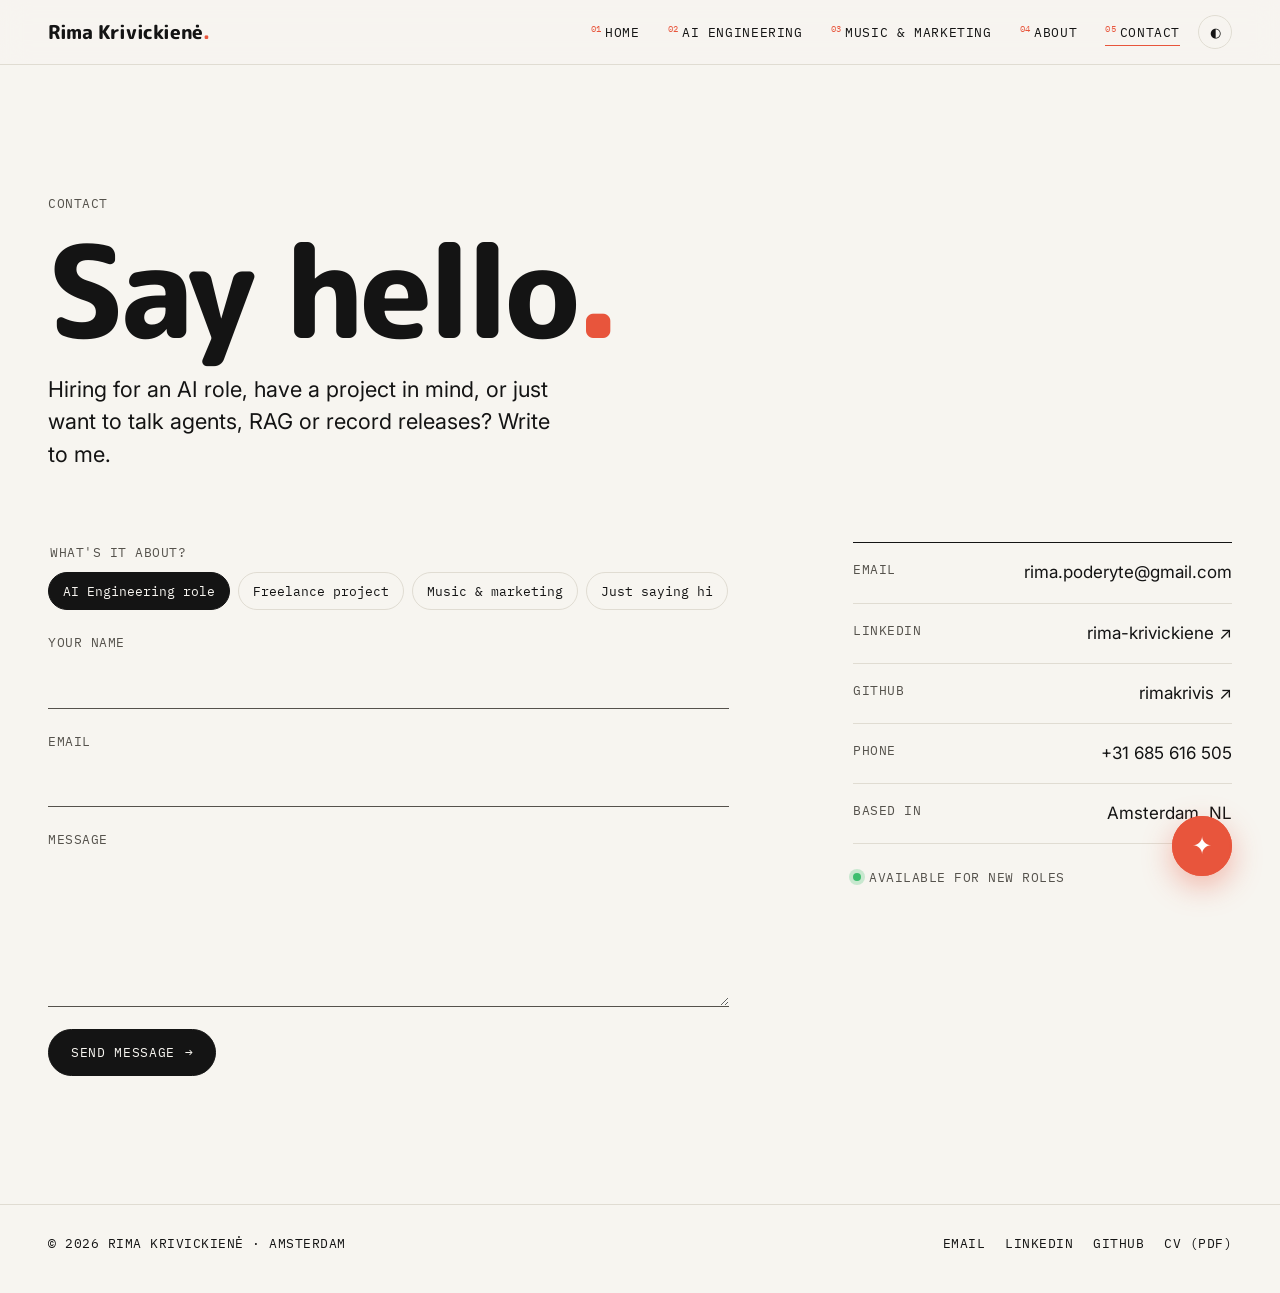
<file: contact.html>
<!doctype html>
<html lang="en">
<head>
<meta charset="utf-8">
<meta name="viewport" content="width=device-width, initial-scale=1">
<title>Contact — Rima Krivickienė</title>
<meta name="description" content="Get in touch with Rima Krivickienė, AI Engineer in Amsterdam.">
<link rel="icon" href="data:image/svg+xml,<svg xmlns='http://www.w3.org/2000/svg' viewBox='0 0 100 100'><circle cx='50' cy='50' r='44' fill='%23E8553C'/></svg>">
<link rel="preconnect" href="https://fonts.googleapis.com"><link rel="preconnect" href="https://fonts.gstatic.com" crossorigin>
<link href="https://fonts.googleapis.com/css2?family=Fraunces:ital,opsz,wght@0,9..144,300..600;1,9..144,300..600&family=IBM+Plex+Mono:wght@400;500&family=Inter:wght@400;500;600&family=M+PLUS+Rounded+1c:wght@800&display=swap" rel="stylesheet">
<link rel="stylesheet" href="css/style.css">
</head>
<body data-page="contact">
<main>

  <section class="first case-hero">
    <div class="wrap">
      <p class="label">Contact</p>
      <h1 class="display">Say hello<span class="accent">.</span></h1>
      <p class="lede">Hiring for an AI role, have a project in mind, or just want to talk agents, RAG or record releases? Write to me.</p>
    </div>
  </section>

  <section style="border-top:0;padding-top:10px">
    <div class="wrap grid-12">
      <form id="contact-form" class="form reveal" style="grid-column:span 7" novalidate>
        <!-- Web3Forms: replace with your free access key from https://web3forms.com -->
        <input type="hidden" name="access_key" value="YOUR_WEB3FORMS_ACCESS_KEY">
        <input type="hidden" name="from_name" value="Portfolio website">
        <input type="checkbox" name="botcheck" class="hp" tabindex="-1" autocomplete="off" aria-hidden="true">

        <fieldset class="field" style="border:0;padding:0;margin:0">
          <legend class="label" style="margin-bottom:10px">What's it about?</legend>
          <div class="chips">
            <input type="radio" id="t1" name="topic" value="AI Engineering role" checked><label for="t1">AI Engineering role</label>
            <input type="radio" id="t2" name="topic" value="Freelance project"><label for="t2">Freelance project</label>
            <input type="radio" id="t3" name="topic" value="Music & marketing"><label for="t3">Music &amp; marketing</label>
            <input type="radio" id="t4" name="topic" value="Just saying hi"><label for="t4">Just saying hi</label>
          </div>
        </fieldset>
        <div class="field"><label class="label" for="name">Your name</label><input id="name" name="name" autocomplete="name" required></div>
        <div class="field"><label class="label" for="email">Email</label><input id="email" name="email" type="email" autocomplete="email" required></div>
        <div class="field"><label class="label" for="message">Message</label><textarea id="message" name="message" required></textarea></div>
        <div style="display:flex;align-items:center;gap:20px;flex-wrap:wrap">
          <button class="btn" type="submit">Send message <span class="arr">→</span></button>
          <p class="form-status" role="status" aria-live="polite" style="margin:0"></p>
        </div>
      </form>

      <aside class="reveal" style="grid-column:9 / span 4">
        <ul class="contact-list">
          <li><span class="label">Email</span><a href="mailto:rima.poderyte@gmail.com">rima.poderyte@gmail.com</a></li>
          <li><span class="label">LinkedIn</span><a href="https://www.linkedin.com/in/rima-krivickiene-aiengineer" target="_blank" rel="noopener">rima-krivickiene ↗</a></li>
          <li><span class="label">GitHub</span><a href="https://github.com/rimakrivis" target="_blank" rel="noopener">rimakrivis ↗</a></li>
          <li><span class="label">Phone</span><a href="tel:+31685616505">+31 685 616 505</a></li>
          <li><span class="label">Based in</span><span>Amsterdam, NL</span></li>
        </ul>
        <p class="label" style="margin-top:22px"><span class="status">Available for new roles</span></p>
      </aside>
    </div>
  </section>

</main>
<script src="js/main.js"></script>
<script>
  // client-side validation with friendly messages
  document.getElementById("contact-form").addEventListener("submit", (e) => {
    const f = e.currentTarget, s = f.querySelector(".form-status");
    if (!f.checkValidity()) {
      e.stopImmediatePropagation(); e.preventDefault();
      s.className = "form-status err"; s.textContent = "Please fill in your name, a valid email and a message.";
      f.querySelector(":invalid").focus();
    }
  }, true);
</script>
</body>
</html>
</file>
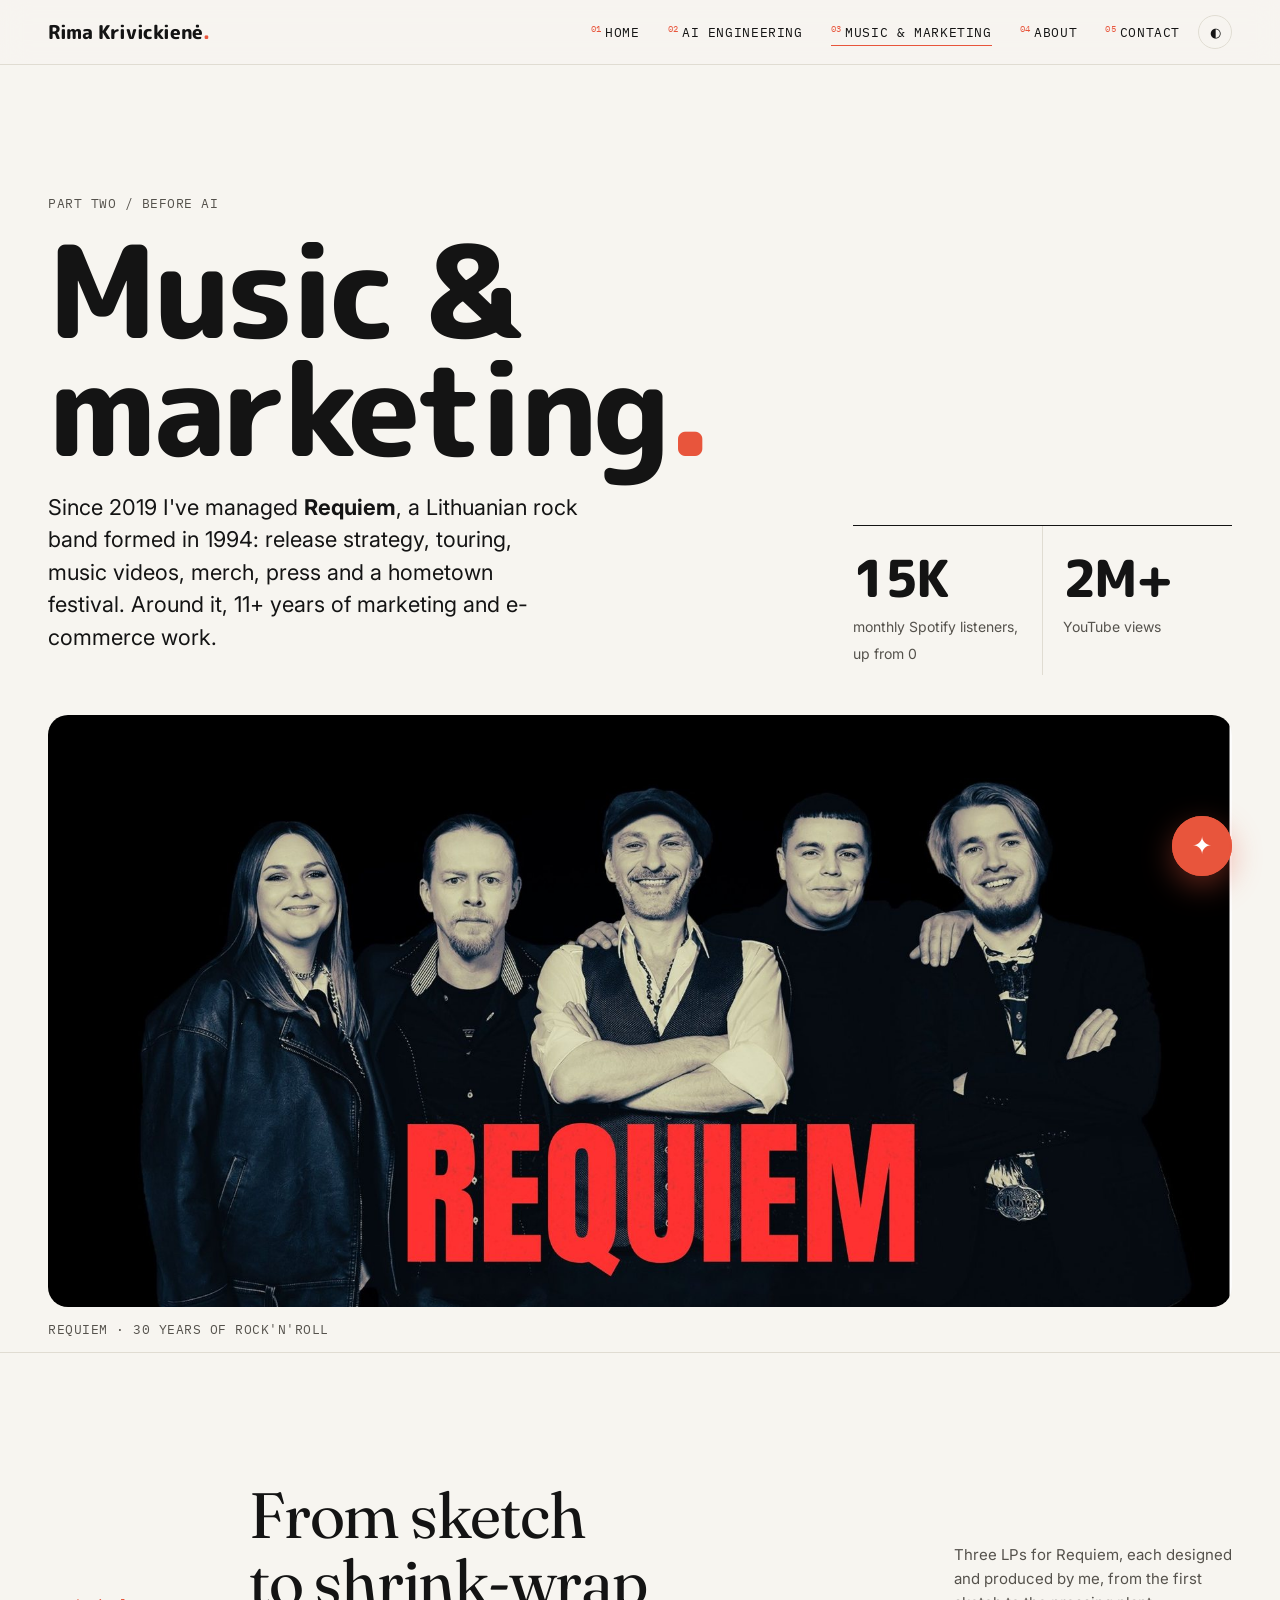
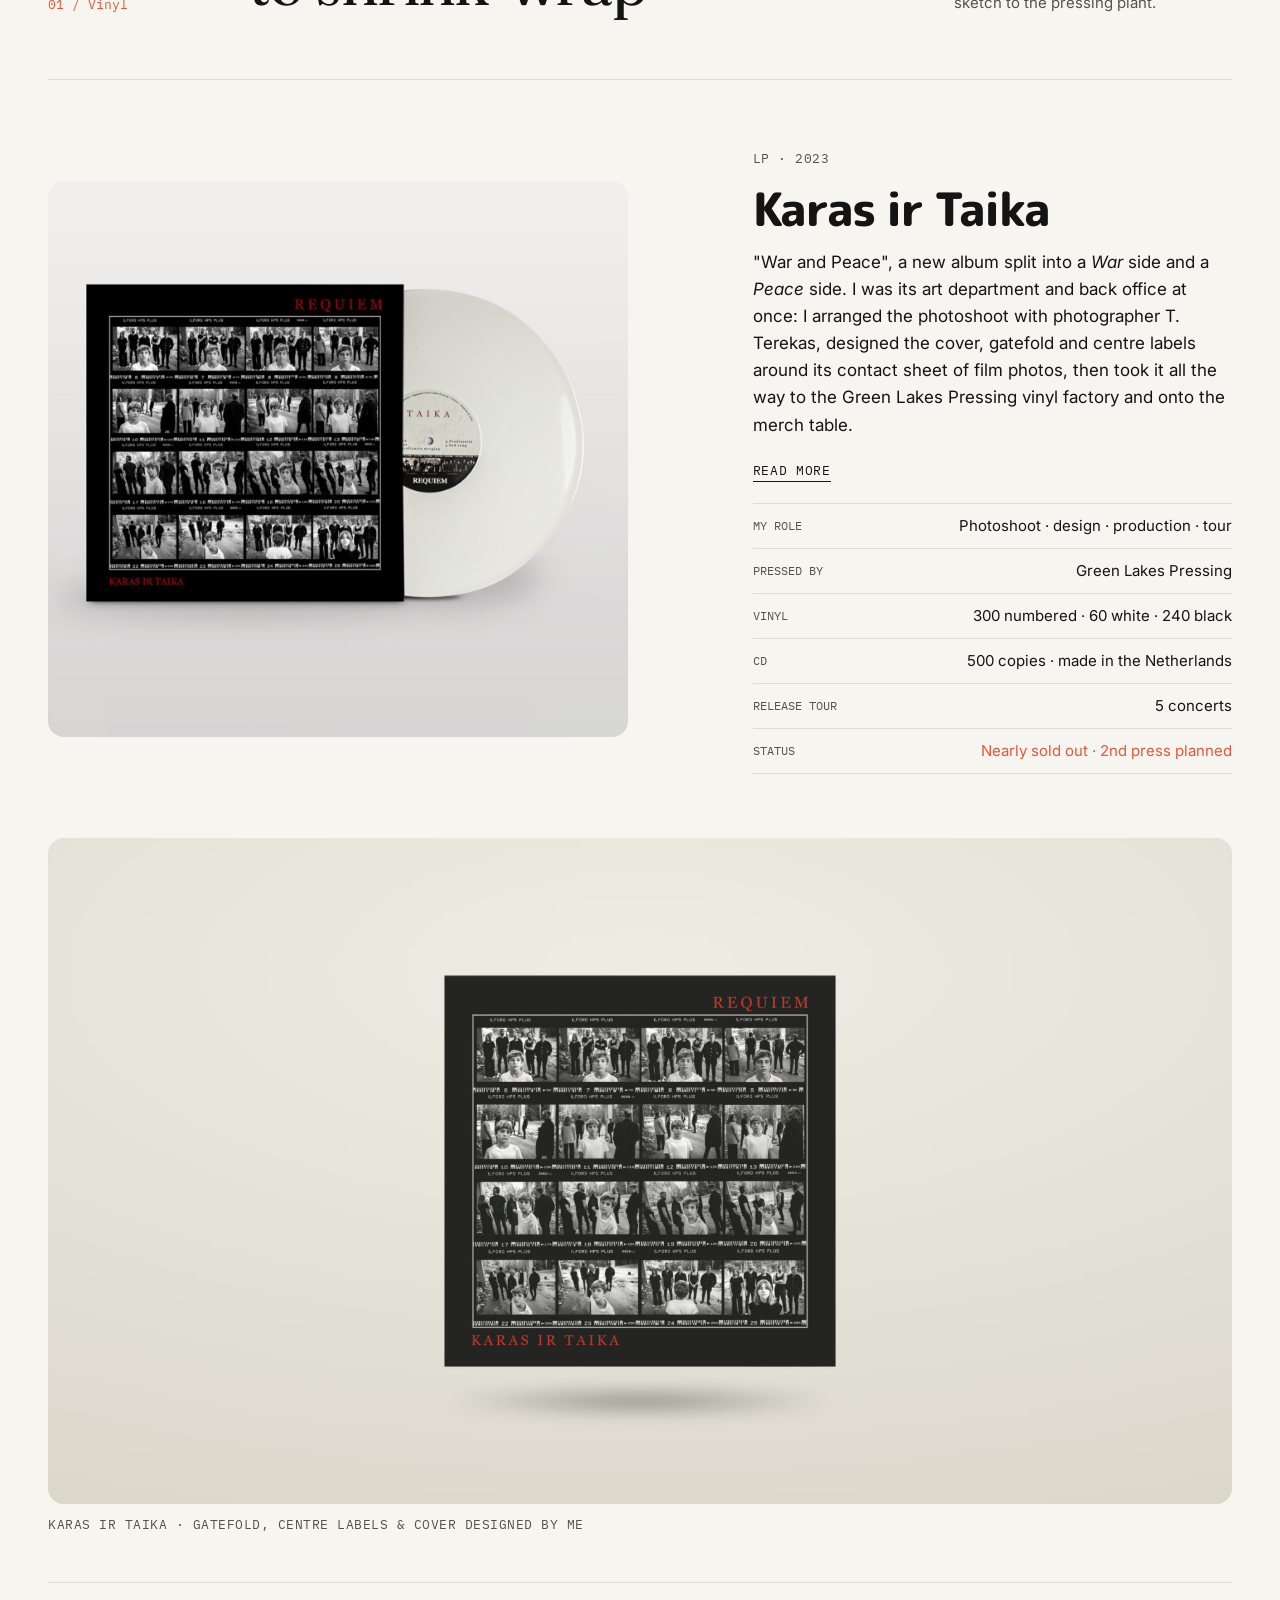
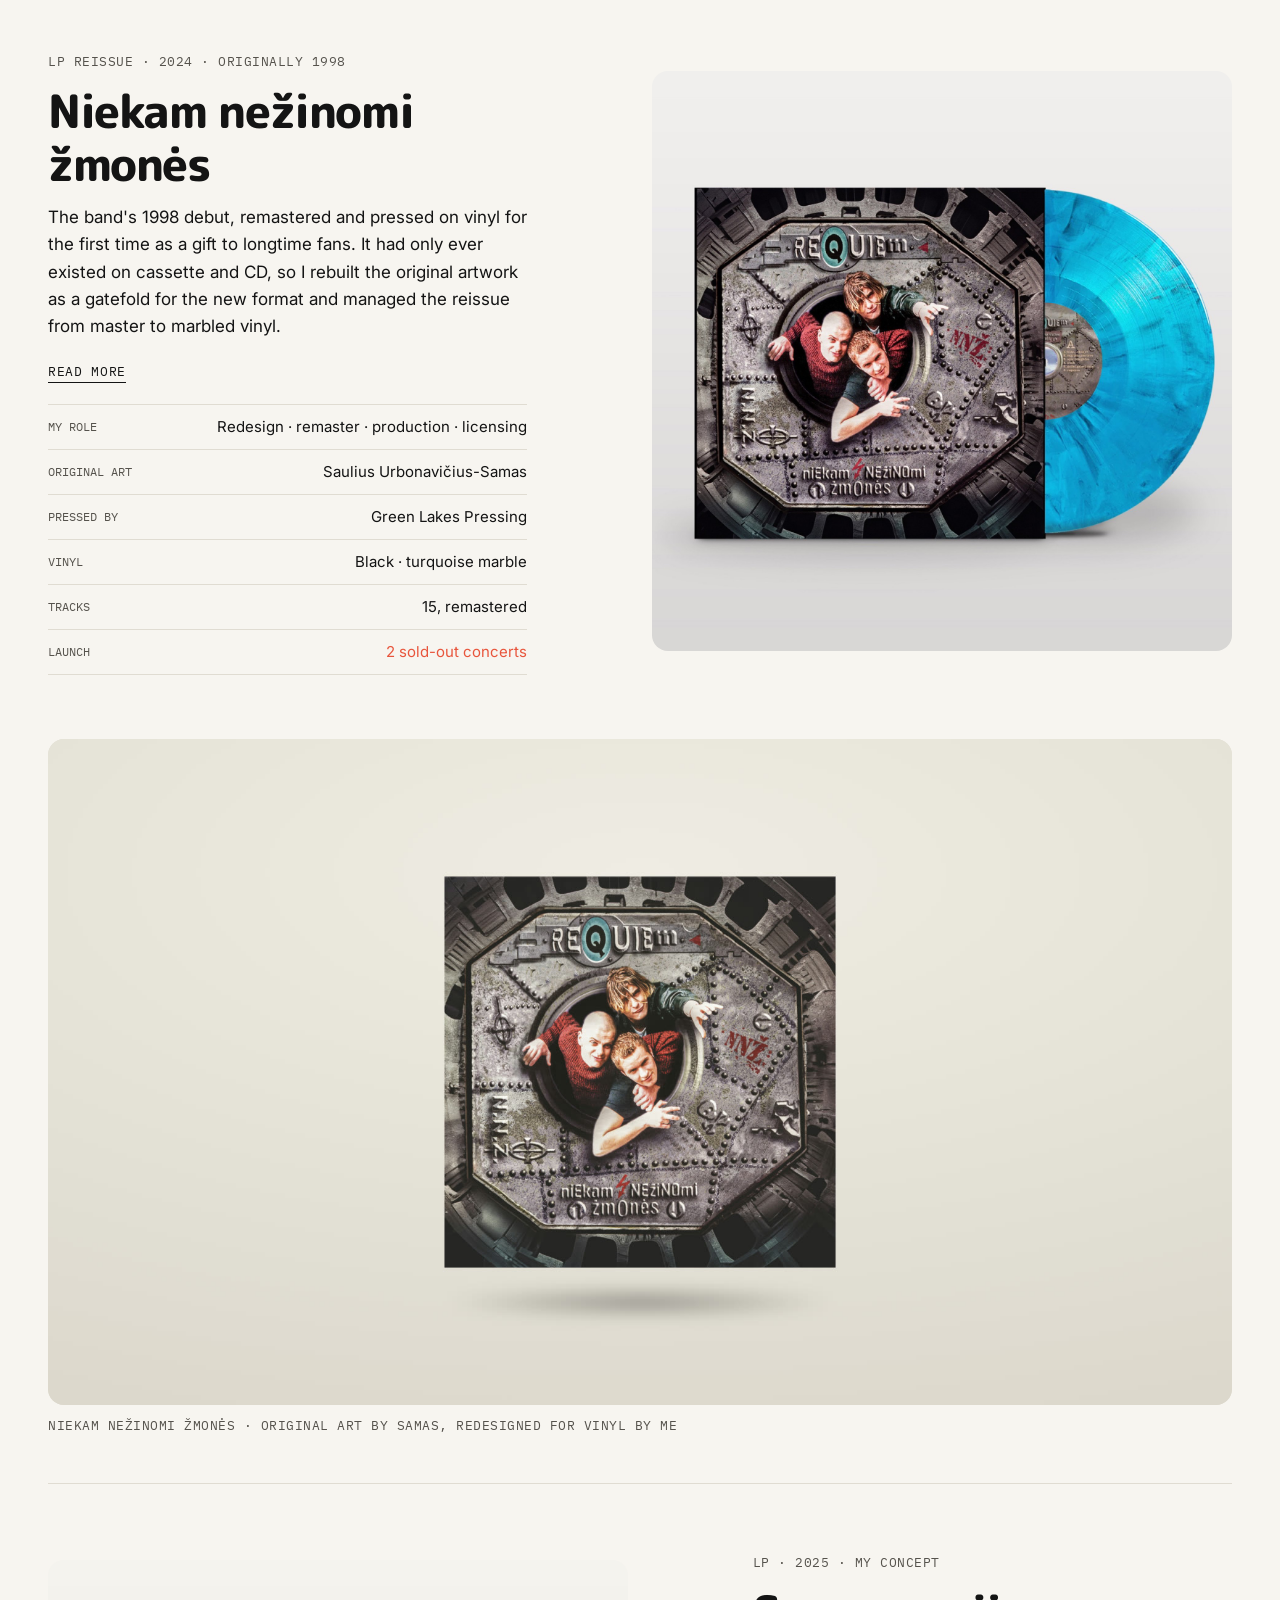
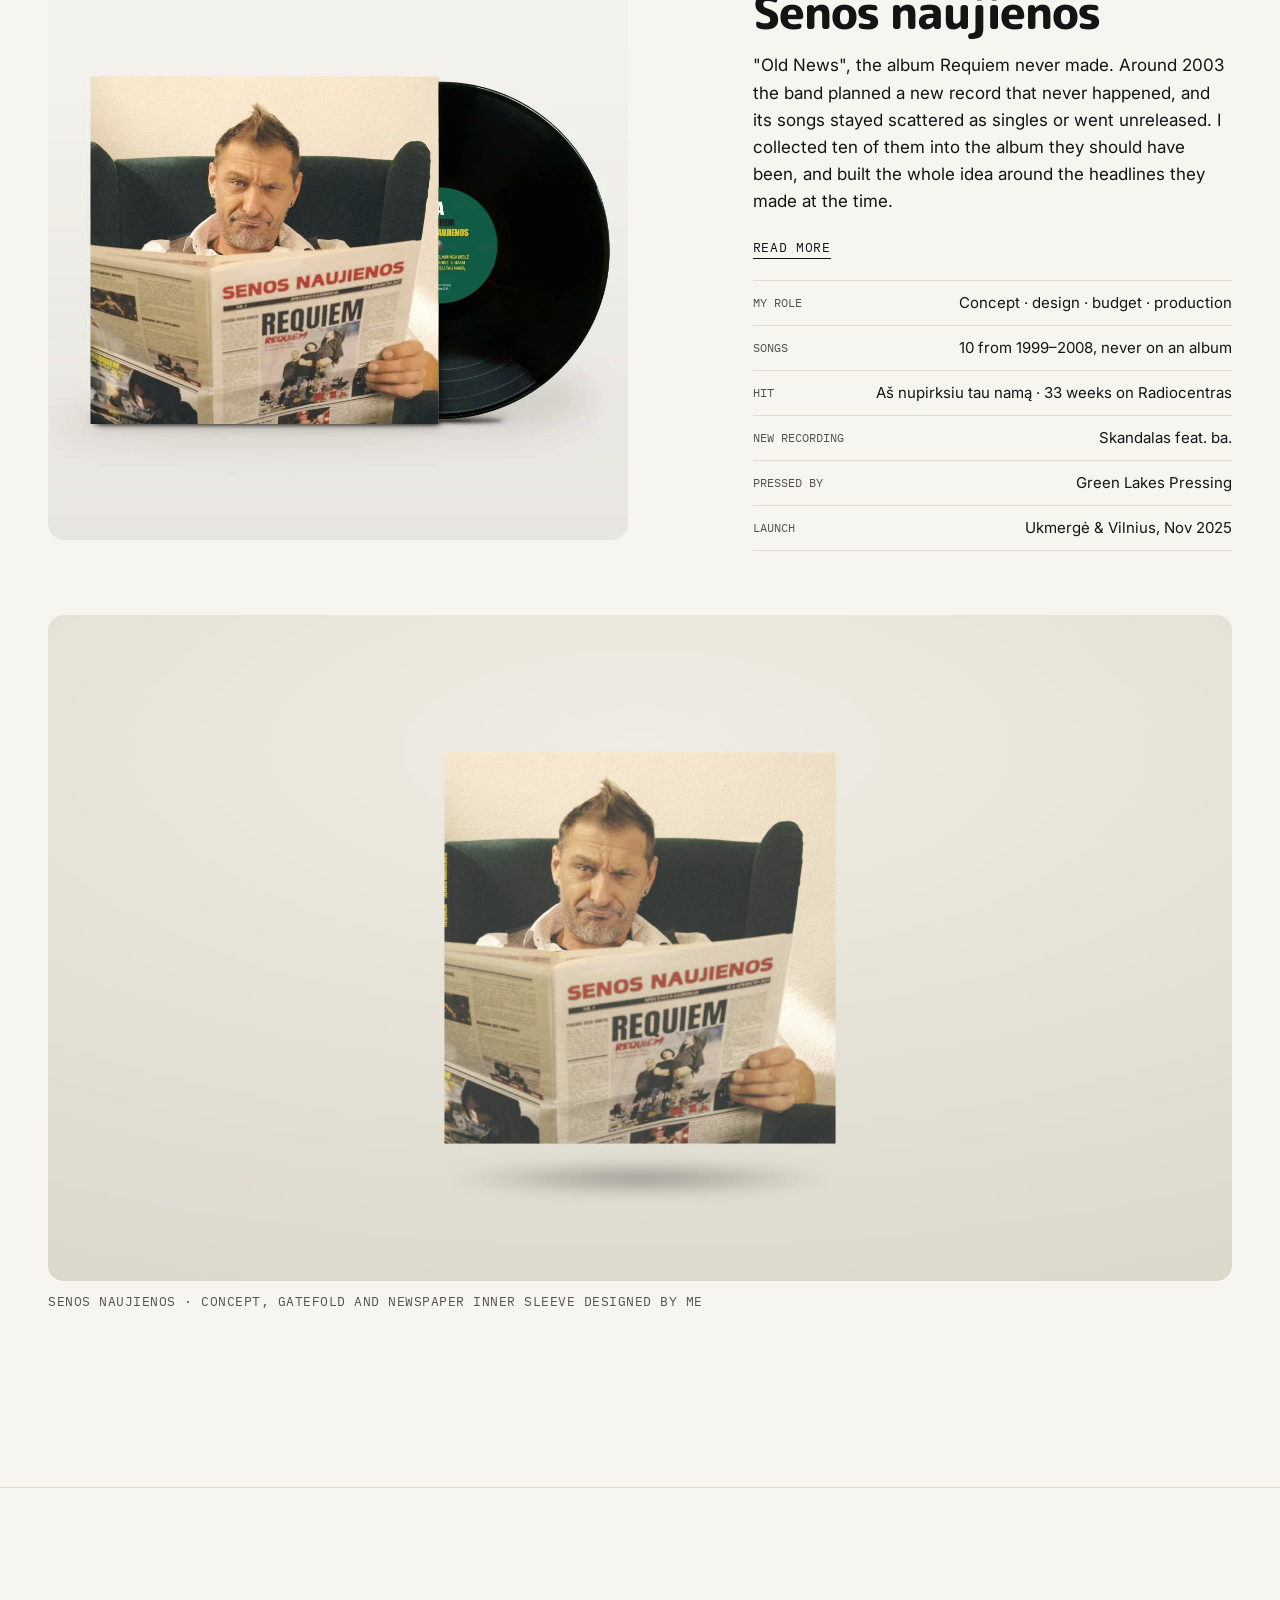
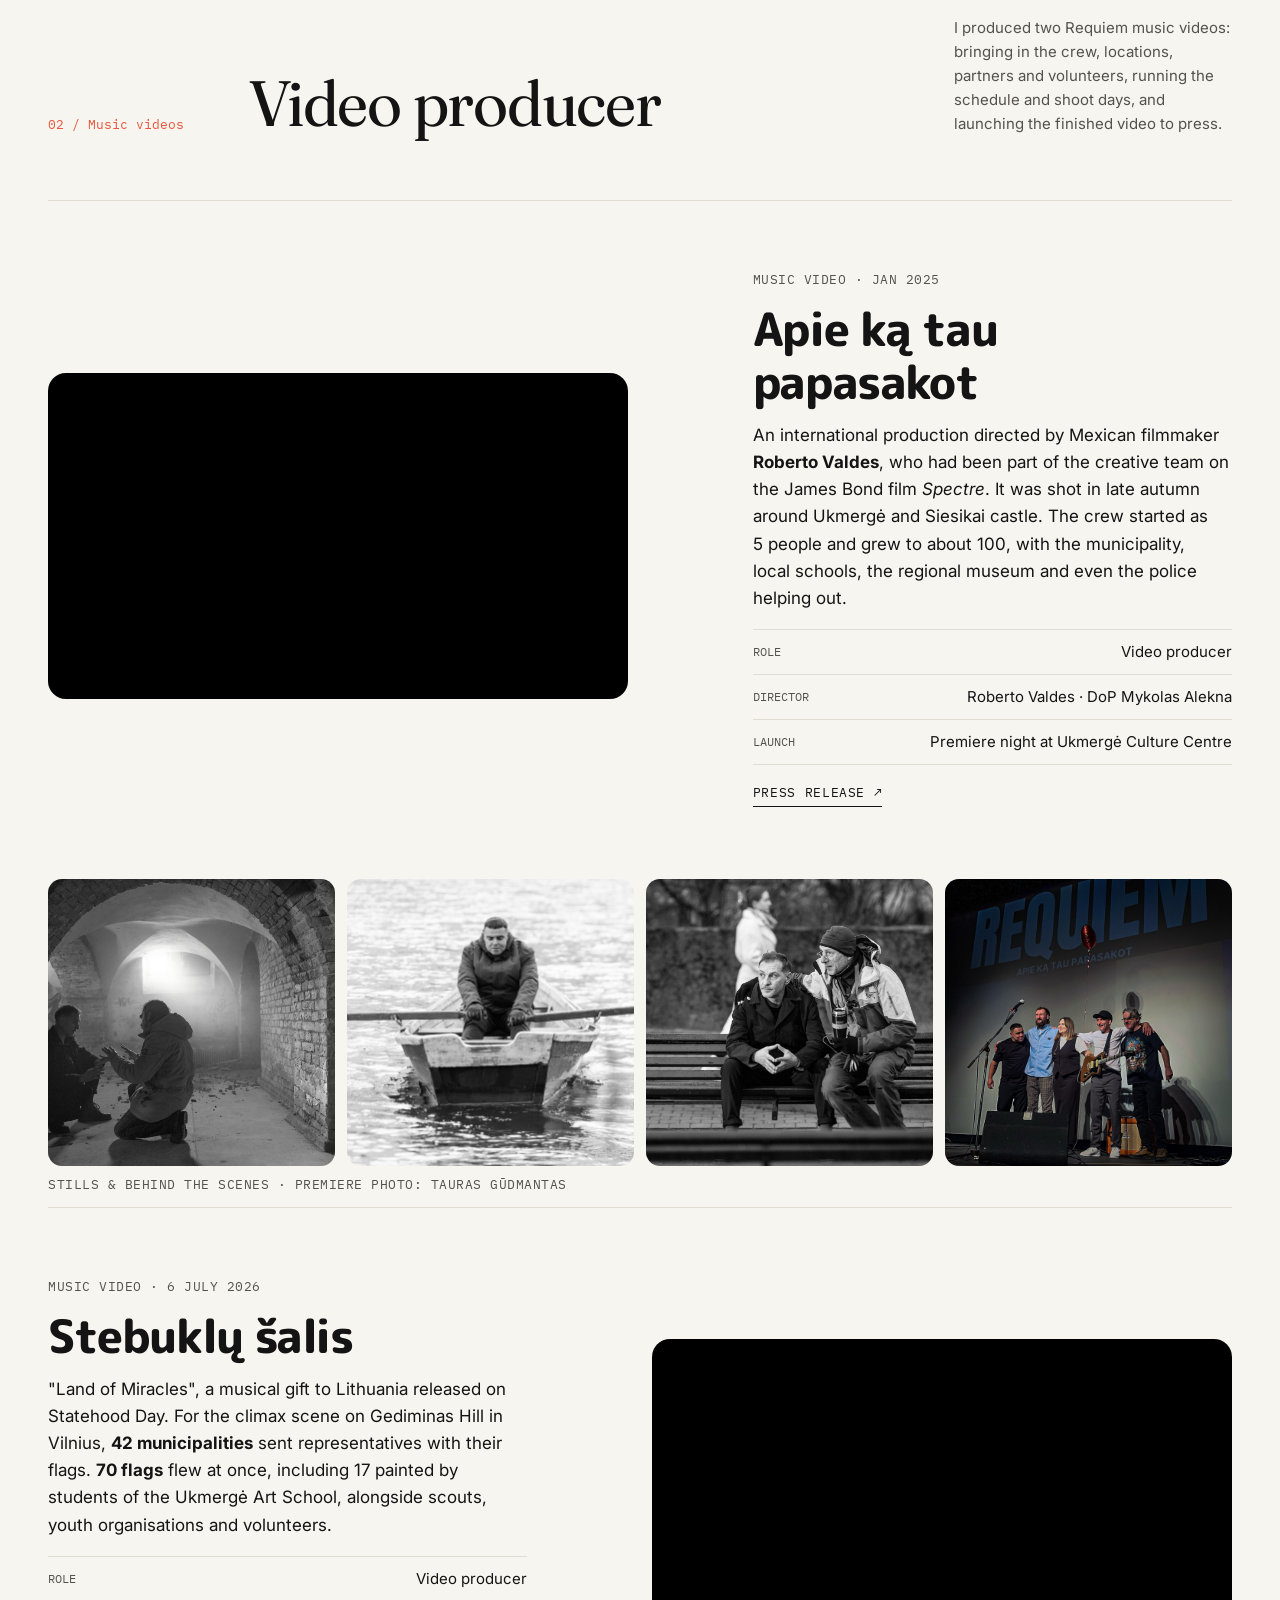
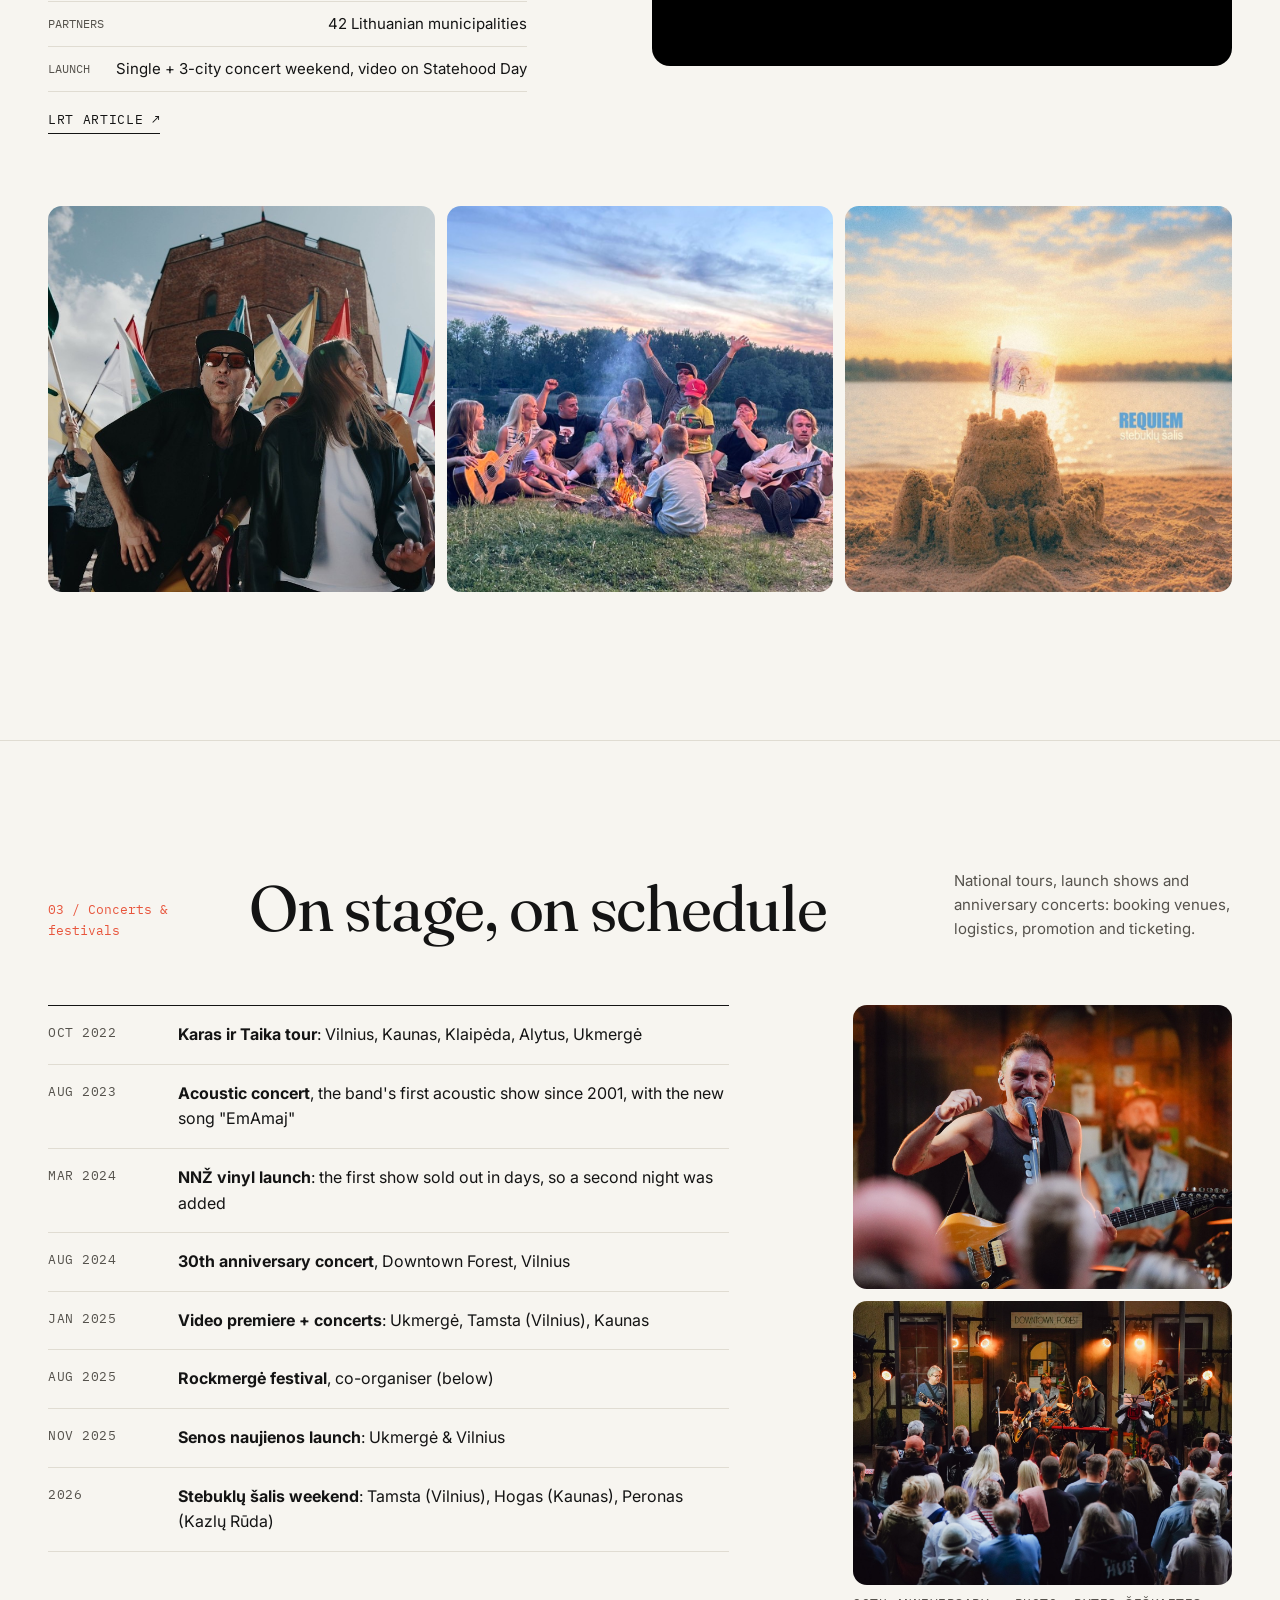
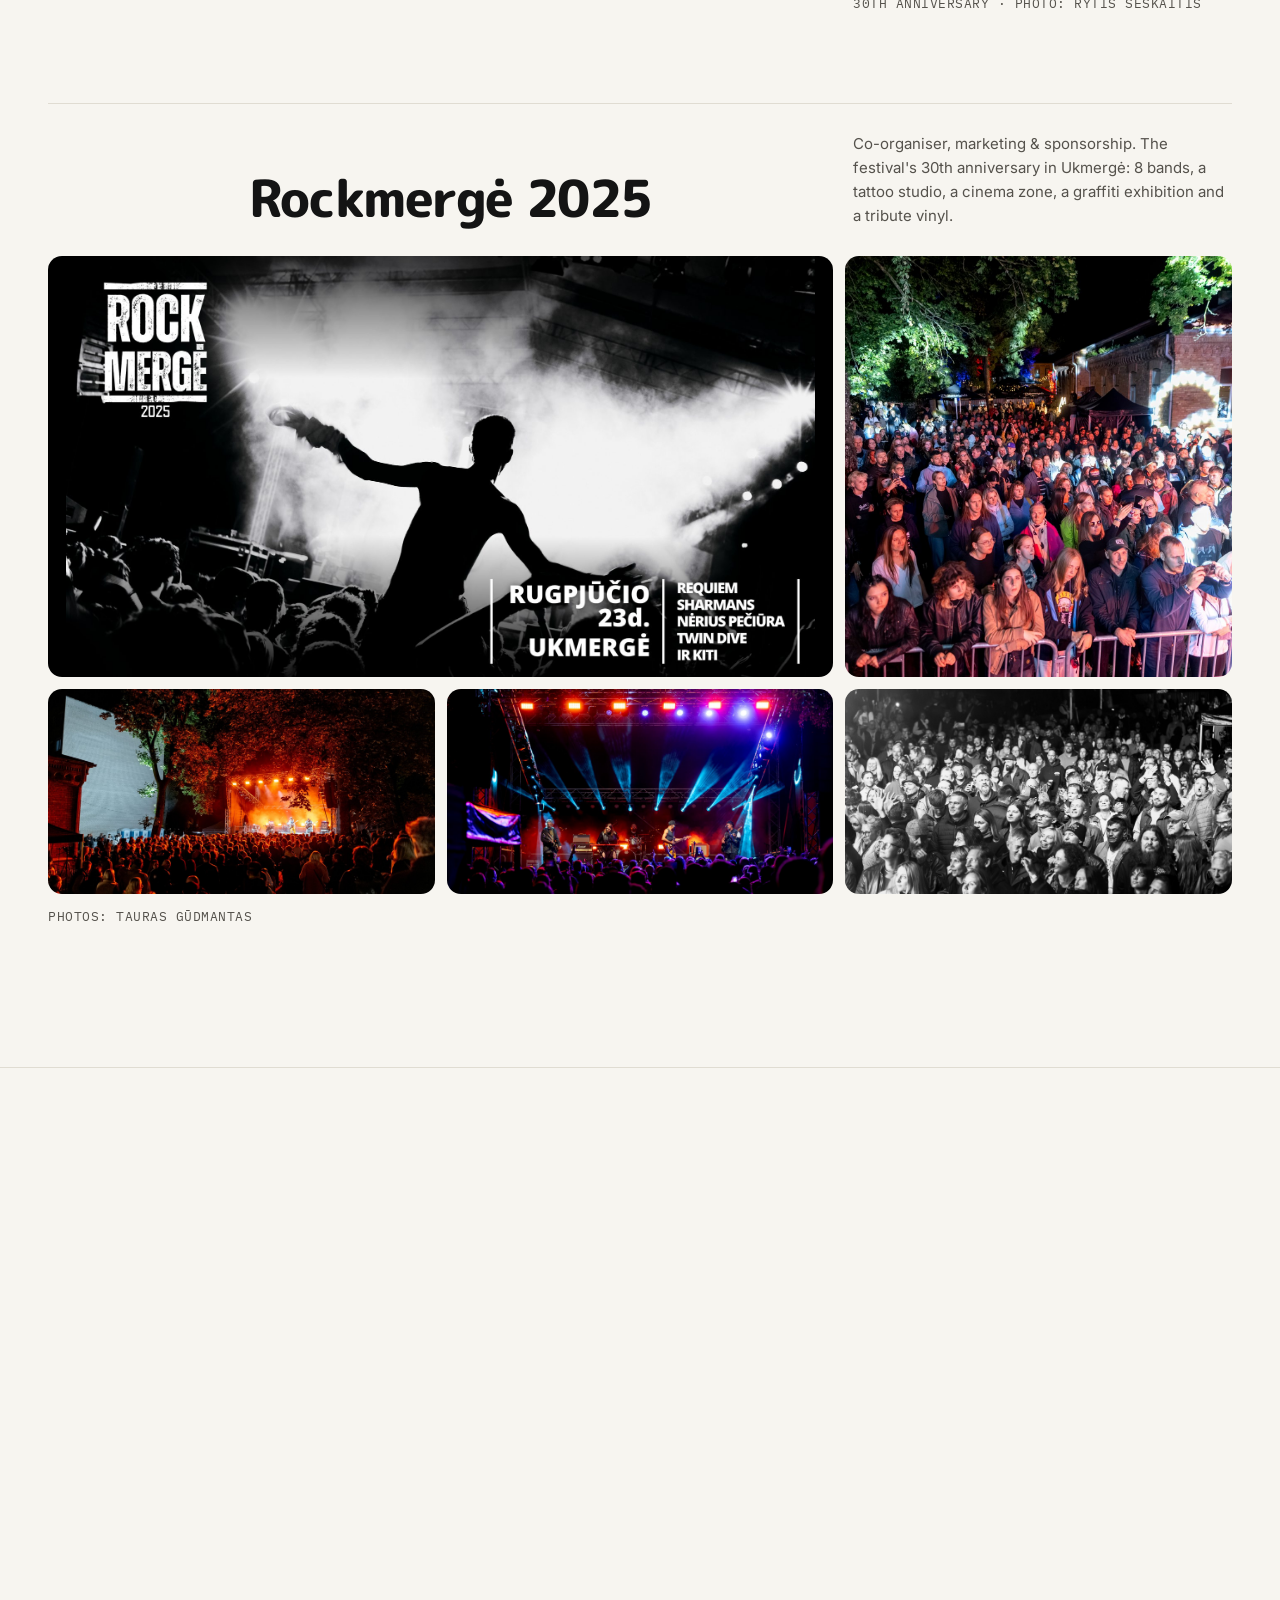
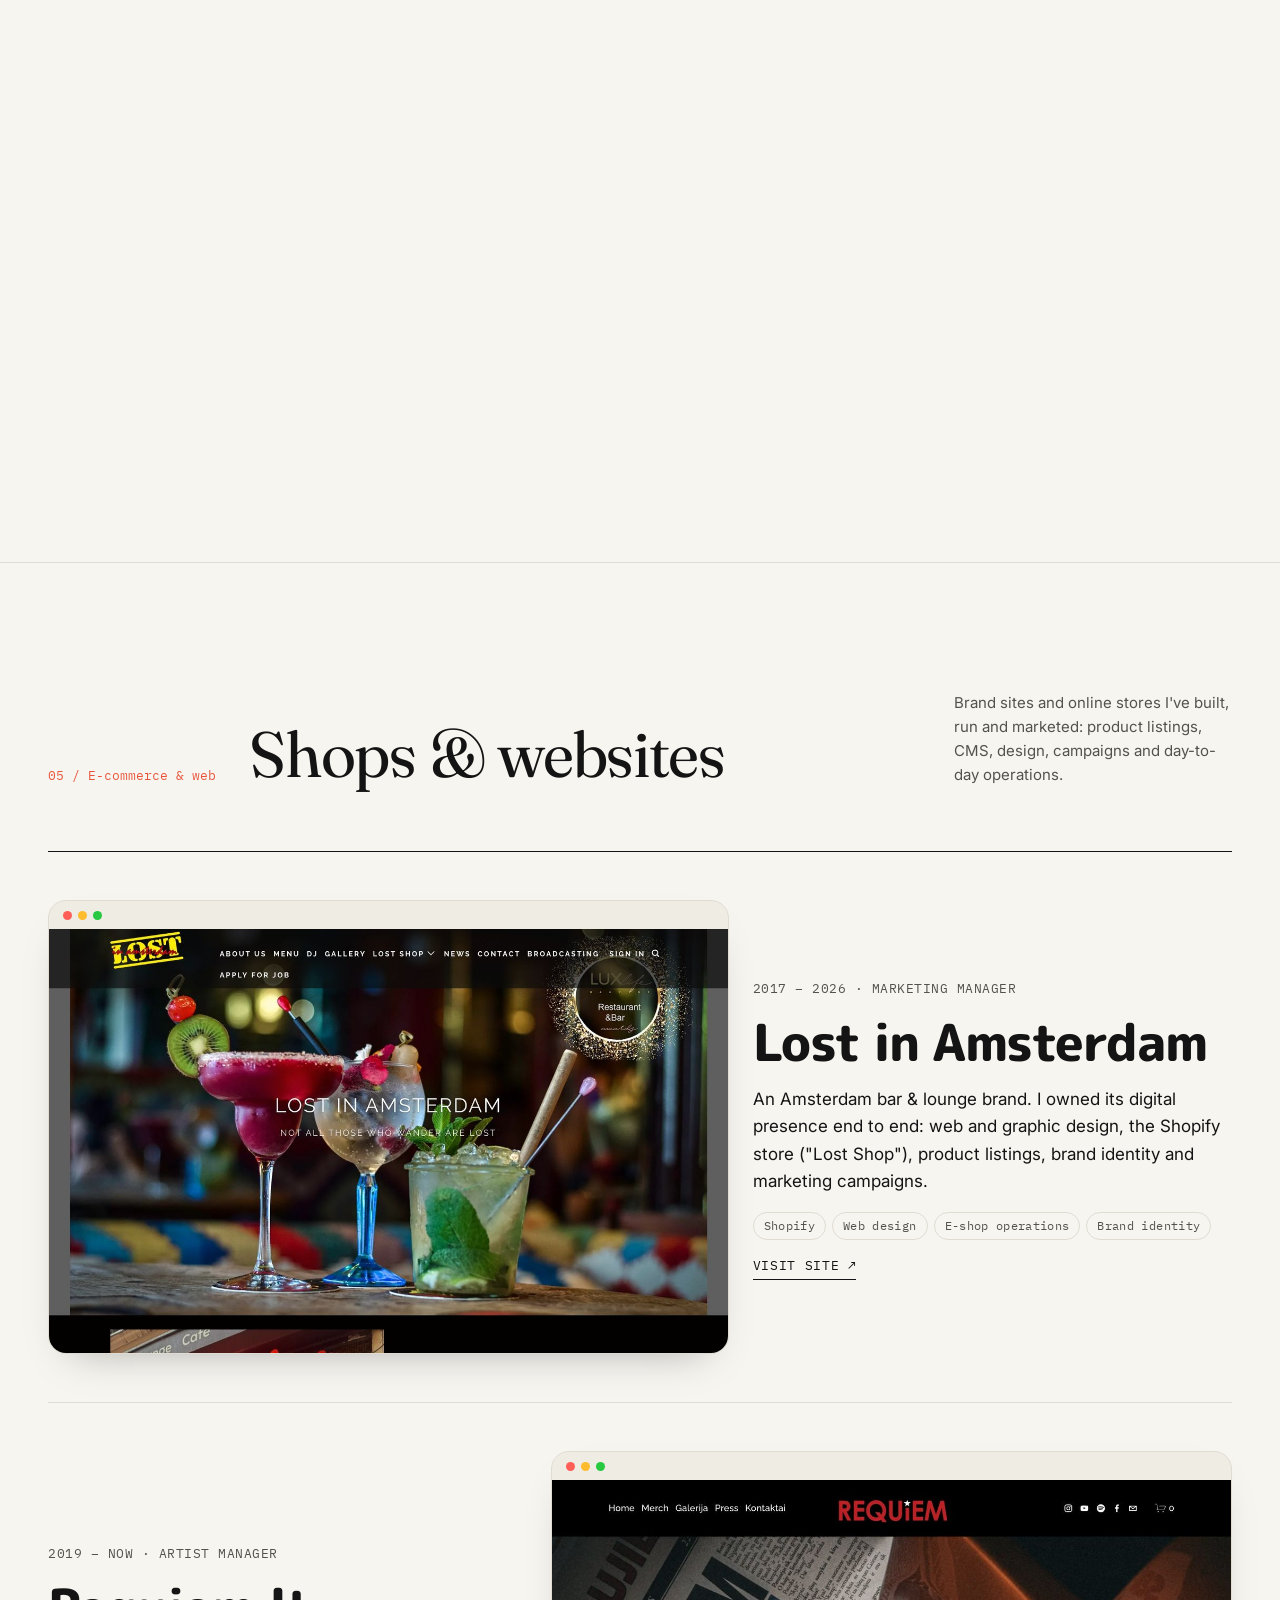
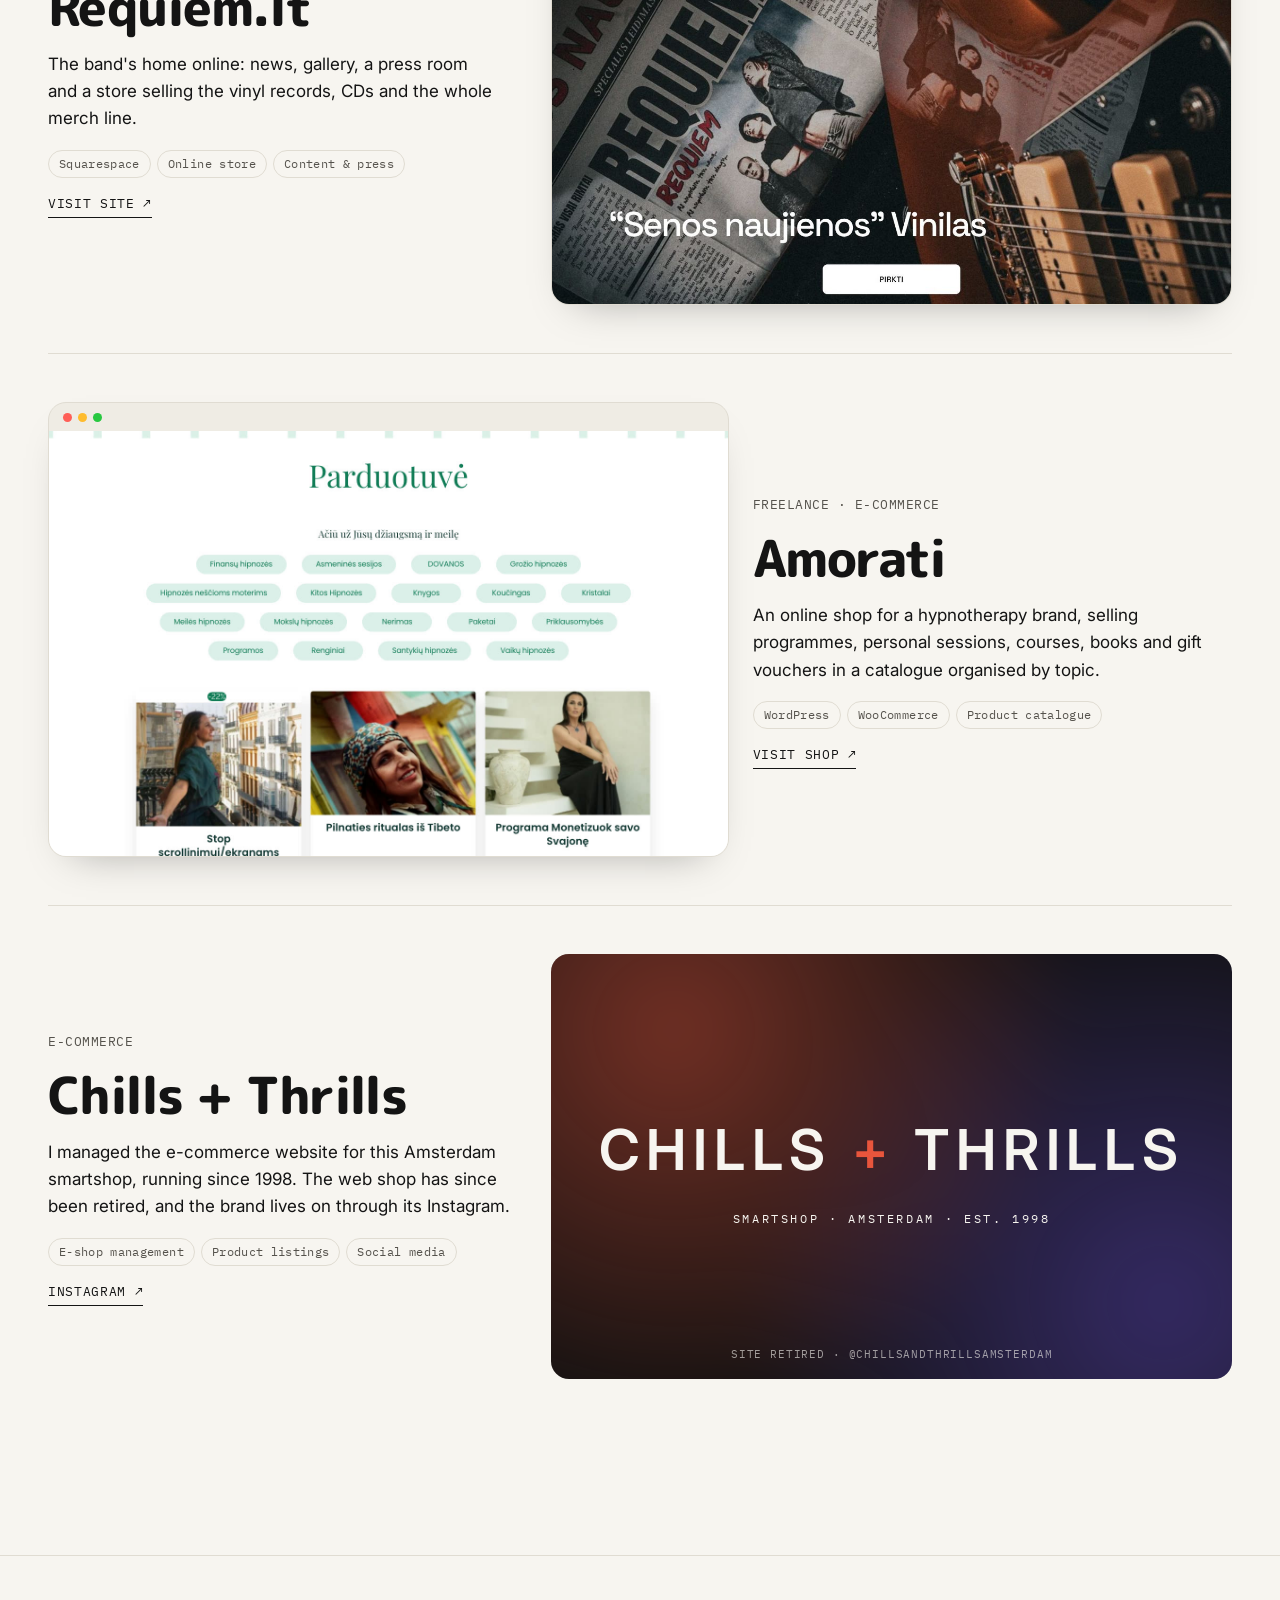
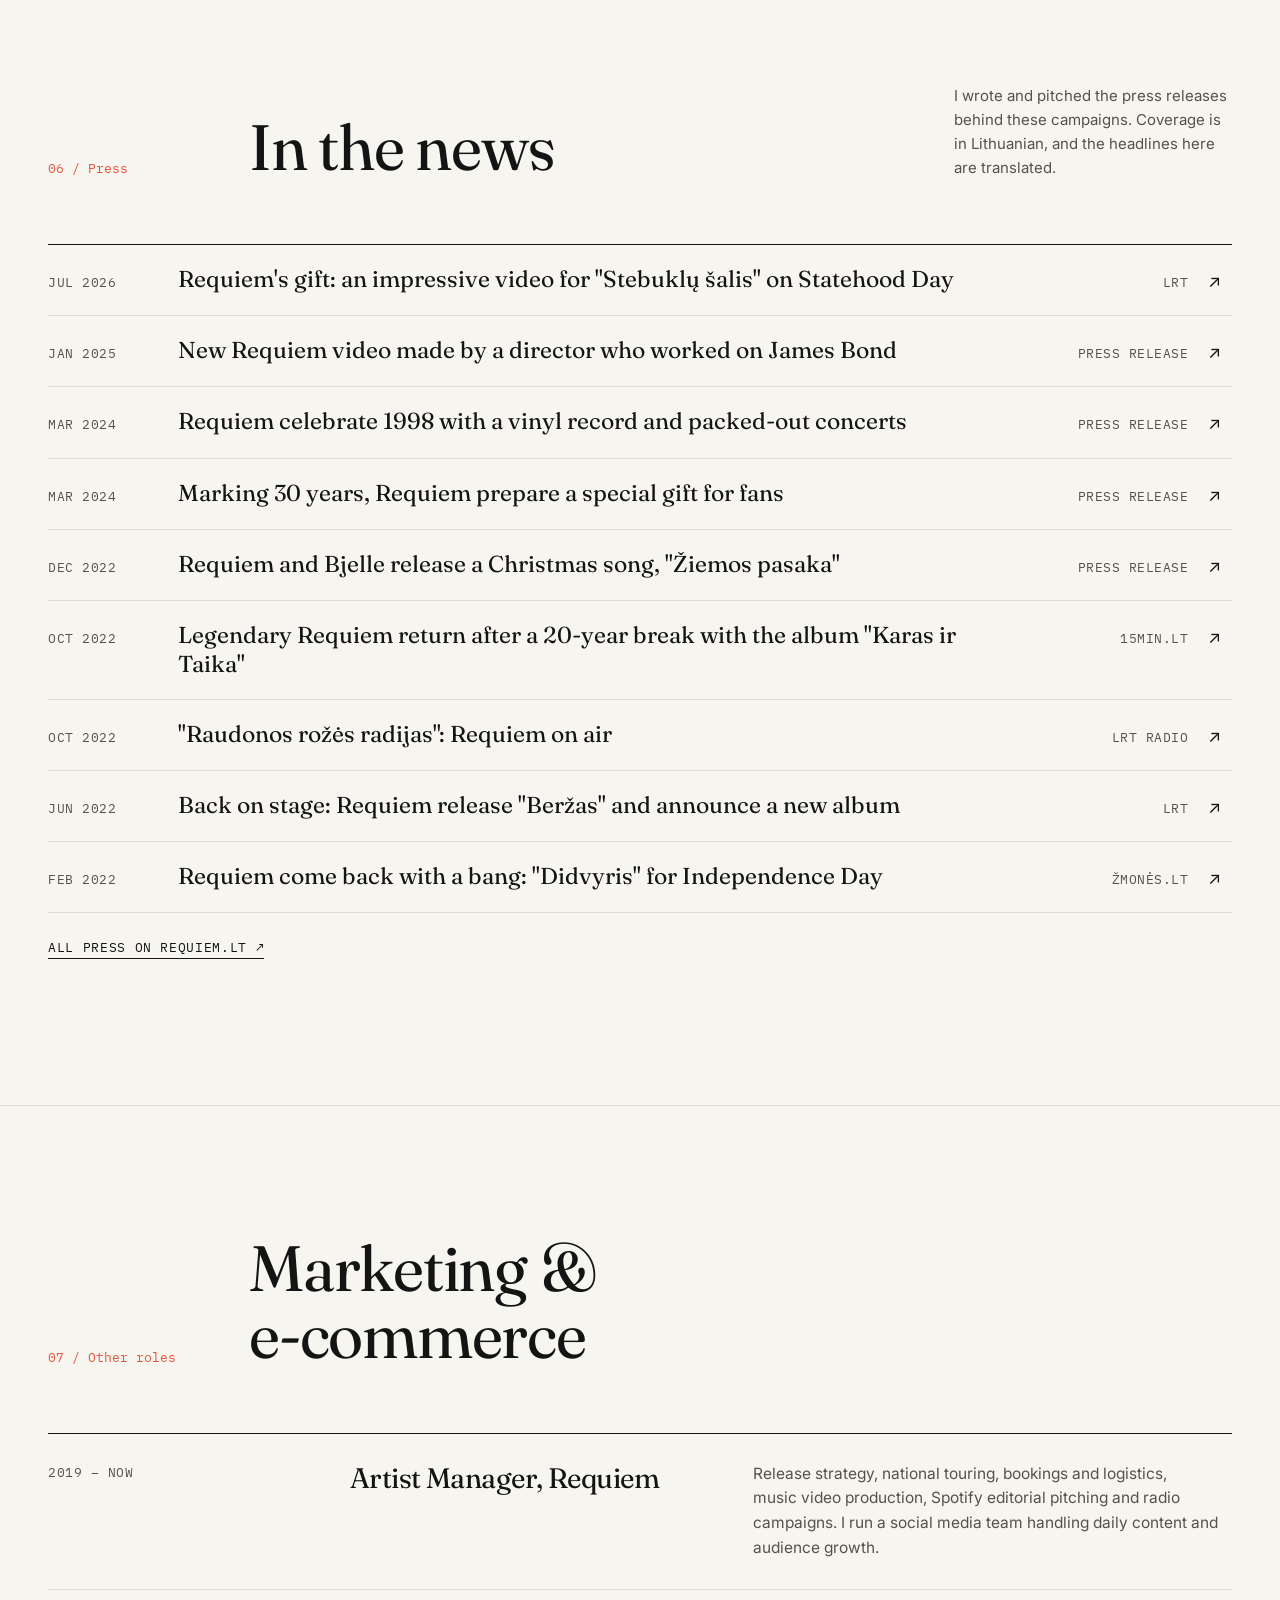
<file: music.html>
<!doctype html>
<html lang="en">
<head>
<meta charset="utf-8">
<meta name="viewport" content="width=device-width, initial-scale=1">
<title>Music &amp; Marketing — Rima Krivickienė</title>
<meta name="description" content="Before AI: artist manager for Requiem — three vinyl releases, a merch line, the Rockmergė festival — plus a decade of marketing and e-commerce.">
<link rel="icon" href="data:image/svg+xml,<svg xmlns='http://www.w3.org/2000/svg' viewBox='0 0 100 100'><circle cx='50' cy='50' r='44' fill='%23E8553C'/></svg>">
<link rel="preconnect" href="https://fonts.googleapis.com"><link rel="preconnect" href="https://fonts.gstatic.com" crossorigin>
<link href="https://fonts.googleapis.com/css2?family=Fraunces:ital,opsz,wght@0,9..144,300..600;1,9..144,300..600&family=IBM+Plex+Mono:wght@400;500&family=Inter:wght@400;500;600&family=M+PLUS+Rounded+1c:wght@800&display=swap" rel="stylesheet">
<link rel="stylesheet" href="css/style.css">
</head>
<body data-page="music">
<main>

  <section class="first case-hero">
    <div class="wrap grid-12" style="align-items:end">
      <div style="grid-column:span 8">
        <p class="label">Part two / Before AI</p>
        <h1 class="display">Music &amp; marketing<span class="accent">.</span></h1>
        <p class="lede">Since 2019 I've managed <strong>Requiem</strong>, a Lithuanian rock band formed in 1994: release strategy, touring, music videos, merch, press and a hometown festival. Around it, 11+ years of marketing and e-commerce work.</p>
      </div>
      <div style="grid-column:span 4" class="reveal">
        <div class="stats" style="grid-template-columns:1fr 1fr">
          <div class="stat"><b>15K</b><span>monthly Spotify listeners, up from 0</span></div>
          <div class="stat"><b>2M+</b><span>YouTube views</span></div>
        </div>
      </div>
    </div>
  </section>

  <div class="wrap reveal"><div class="cover"><img src="assets/img/band-requiem.jpg" alt="The five members of Requiem in a black-and-white portrait above the red REQUIEM logo" width="1800" height="1014" style="aspect-ratio:16/8;object-fit:cover;object-position:50% 0%"></div><p class="label credit">Requiem · 30 years of rock'n'roll</p></div>

  <section id="vinyl">
    <div class="wrap">
      <div class="sec-head reveal">
        <span class="num">01 / Vinyl</span>
        <h2>From sketch to shrink-wrap</h2>
        <p>Three LPs for Requiem, each designed and produced by me, from the first sketch to the pressing plant.</p>
      </div>

      <article class="release reveal">
        <div class="media"><img src="assets/img/vinyl-karas.jpg" alt="Karas ir Taika LP with white vinyl" loading="lazy"></div>
        <div class="body">
          <span class="label">LP · 2023</span>
          <h3>Karas ir Taika</h3>
          <p>"War and Peace", a new album split into a <em>War</em> side and a <em>Peace</em> side. I was its art department and back office at once: I arranged the photoshoot with photographer T. Terekas, designed the cover, gatefold and centre labels around its contact sheet of film photos, then took it all the way to the Green Lakes Pressing vinyl factory and onto the merch table.</p>
          <details class="more">
            <summary><span class="link-arrow">Read more</span></summary>
            <p>Behind the artwork sat everything else a record needs: print-ready files, proofs and pressing deadlines with the factory, the budget and a LATGA grant I secured, contracts and 300 hand-numbered copies. I also made sure the audio arrived in the right shape, arranging masters from sound engineer Pavel Daniels to the technical standards of both vinyl cutting and CD replication.</p>
            <p>The album also came out on CD, with 500 copies produced in the Netherlands.</p>
            <p>I opened a pre-sale on the band's website and arranged a five-concert tour around the release, in Vilnius, Kaunas, Klaipėda, Alytus and Ukmergė. The vinyl edition is now nearly sold out, and a second pressing is planned for the near future.</p>
          </details>
          <ul>
            <li><span>My role</span><span>Photoshoot · design · production · tour</span></li>
            <li><span>Pressed by</span><span>Green Lakes Pressing</span></li>
            <li><span>Vinyl</span><span>300 numbered · 60 white · 240 black</span></li>
            <li><span>CD</span><span>500 copies · made in the Netherlands</span></li>
            <li><span>Release tour</span><span>5 concerts</span></li>
            <li><span>Status</span><span class="accent">Nearly sold out · 2nd press planned</span></li>
          </ul>
        </div>
      </article>
      <figure class="lp-video reveal">
        <video src="assets/video/karas-ir-taika-gatefold.mp4" poster="assets/video/karas-ir-taika-gatefold.jpg" autoplay muted loop playsinline preload="metadata" aria-label="Karas ir Taika gatefold: front cover, back cover, the open gatefold, then the vinyl rolling out"></video>
        <figcaption class="label">Karas ir Taika · gatefold, centre labels &amp; cover designed by me</figcaption>
      </figure>

      <article class="release reveal">
        <div class="media"><img src="assets/img/vinyl-nnz.jpg" alt="Niekam nežinomi žmonės LP with turquoise marbled vinyl" loading="lazy"></div>
        <div class="body">
          <span class="label">LP reissue · 2024 · originally 1998</span>
          <h3>Niekam nežinomi žmonės</h3>
          <p>The band's 1998 debut, remastered and pressed on vinyl for the first time as a gift to longtime fans. It had only ever existed on cassette and CD, so I rebuilt the original artwork as a gatefold for the new format and managed the reissue from master to marbled vinyl.</p>
          <details class="more">
            <summary><span class="link-arrow">Read more</span></summary>
            <p>The original cover was created by the well-known Lithuanian artist Saulius Urbonavičius-Samas, with photos by Claudia Reichardt. My job was to respect it: I kept as much of the design as possible and reworked it to fit a 12-inch gatefold and new centre labels.</p>
            <p>I arranged the remastering of the original 1998 recordings with sound engineer Pavel Daniels, then took the record to the Green Lakes Pressing vinyl factory, in black and in turquoise marble. Around it I handled the licences and paperwork a reissue needs, and opened a pre-sale on the band's website.</p>
            <p>The launch shows sold out, two concerts back to back. At the release, DJ Mamania of G&amp;G Sindikatas put it simply: "one of the best Lithuanian rock albums".</p>
          </details>
          <ul>
            <li><span>My role</span><span>Redesign · remaster · production · licensing</span></li>
            <li><span>Original art</span><span>Saulius Urbonavičius-Samas</span></li>
            <li><span>Pressed by</span><span>Green Lakes Pressing</span></li>
            <li><span>Vinyl</span><span>Black · turquoise marble</span></li>
            <li><span>Tracks</span><span>15, remastered</span></li>
            <li><span>Launch</span><span class="accent">2 sold-out concerts</span></li>
          </ul>
        </div>
      </article>
      <figure class="lp-video reveal">
        <video src="assets/video/nnz-gatefold.mp4" poster="assets/video/nnz-gatefold.jpg" autoplay muted loop playsinline preload="metadata" aria-label="Niekam nežinomi žmonės gatefold: front cover, back cover, the open gatefold, then the turquoise vinyl rolling out"></video>
        <figcaption class="label">Niekam nežinomi žmonės · original art by Samas, redesigned for vinyl by me</figcaption>
      </figure>

      <article class="release reveal">
        <div class="media"><img src="assets/img/vinyl-senos.jpg" alt="Senos naujienos LP with black vinyl sticking out of the newspaper-style cover" loading="lazy"></div>
        <div class="body">
          <span class="label">LP · 2025 · my concept</span>
          <h3>Senos naujienos</h3>
          <p>"Old News", the album Requiem never made. Around 2003 the band planned a new record that never happened, and its songs stayed scattered as singles or went unreleased. I collected ten of them into the album they should have been, and built the whole idea around the headlines they made at the time.</p>
          <details class="more">
            <summary><span class="link-arrow">Read more</span></summary>
            <p>Among them is the hit "Aš nupirksiu tau namą", which helped win the band the title of best rock band two years in a row and stayed in the radio charts for an incredibly long time: 33 weeks on Radiocentras.</p>
            <p>The concept and design are mine. I dug up old articles and photos from newspapers and magazines, mostly from the early 2000s, and turned them into a real newspaper called <em>Senos naujienos</em>. Band leader Tomas Krivickas reads it on the cover, and the full paper is printed on the record's inner sleeve.</p>
            <p>Some songs were remastered and some freshly recorded, including a new version of <em>Skandalas</em> with the well-known Lithuanian artist ba. (Benas Aleksandravičius), recorded with sound engineer Pavel Daniels at Rockmergė records. Behind it I ran the budget, the recording sessions, the master files and the licences, then took it to Green Lakes Pressing and launched it with concerts in Ukmergė and Vilnius.</p>
          </details>
          <ul>
            <li><span>My role</span><span>Concept · design · budget · production</span></li>
            <li><span>Songs</span><span>10 from 1999–2008, never on an album</span></li>
            <li><span>Hit</span><span>Aš nupirksiu tau namą · 33 weeks on Radiocentras</span></li>
            <li><span>New recording</span><span>Skandalas feat. ba.</span></li>
            <li><span>Pressed by</span><span>Green Lakes Pressing</span></li>
            <li><span>Launch</span><span>Ukmergė &amp; Vilnius, Nov 2025</span></li>
          </ul>
        </div>
      </article>
      <figure class="lp-video reveal">
        <video src="assets/video/senos-gatefold.mp4" poster="assets/video/senos-gatefold.jpg" autoplay muted loop playsinline preload="metadata" aria-label="Senos naujienos gatefold: front, back, the open gatefold, the newspaper inner sleeve flipping over, then the vinyl sliding out"></video>
        <figcaption class="label">Senos naujienos · concept, gatefold and newspaper inner sleeve designed by me</figcaption>
      </figure>
    </div>
  </section>

  <section id="videos">
    <div class="wrap">
      <div class="sec-head reveal">
        <span class="num">02 / Music videos</span>
        <h2>Video producer</h2>
        <p>I produced two Requiem music videos: bringing in the crew, locations, partners and volunteers, running the schedule and shoot days, and launching the finished video to press.</p>
      </div>

      <article class="release reveal">
        <div class="media">
          <div class="video"><iframe src="https://www.youtube-nocookie.com/embed/Da6V3ukzTM0" title="Requiem — Apie ką tau papasakot (official video)" loading="lazy" allow="accelerometer; encrypted-media; gyroscope; picture-in-picture" allowfullscreen></iframe></div>
        </div>
        <div class="body">
          <span class="label">Music video · Jan 2025</span>
          <h3>Apie ką tau papasakot</h3>
          <p>An international production directed by Mexican filmmaker <strong>Roberto Valdes</strong>, who had been part of the creative team on the James Bond film <em>Spectre</em>. It was shot in late autumn around Ukmergė and Siesikai castle. The crew started as 5 people and grew to about 100, with the municipality, local schools, the regional museum and even the police helping out.</p>
          <ul>
            <li><span>Role</span><span>Video producer</span></li>
            <li><span>Director</span><span>Roberto Valdes · DoP Mykolas Alekna</span></li>
            <li><span>Launch</span><span>Premiere night at Ukmergė Culture Centre</span></li>
          </ul>
          <div class="links" style="margin-top:18px"><a class="link-arrow" href="https://www.requiem.lt/press/grup-requiem-pristato-nauj-klip-j-sukr-prie-bondo-nuotyki-prisidjs-reisierius" target="_blank" rel="noopener">Press release ↗</a></div>
        </div>
      </article>
      <div class="stills reveal">
        <figure><img src="assets/img/apie-tunnel.jpg" alt="Still from the video: figures in a misty stone tunnel" loading="lazy"></figure>
        <figure><img src="assets/img/apie-boat.jpg" alt="Still from the video: a man rowing a small boat" loading="lazy"></figure>
        <figure><img src="assets/img/apie-director.jpg" alt="Director Roberto Valdes with a megaphone behind the camera" loading="lazy"></figure>
        <figure><img src="assets/img/apie-premiere.jpg" alt="Premiere evening on stage in Ukmergė" loading="lazy"></figure>
      </div>
      <p class="label credit" style="margin-top:-12px">Stills &amp; behind the scenes · premiere photo: Tauras Gūdmantas</p>

      <article class="release reveal">
        <div class="media">
          <div class="video"><iframe src="https://www.youtube-nocookie.com/embed/1NOd1H-KO2I" title="Requiem — Stebuklų šalis (official video)" loading="lazy" allow="accelerometer; encrypted-media; gyroscope; picture-in-picture" allowfullscreen></iframe></div>
        </div>
        <div class="body">
          <span class="label">Music video · 6 July 2026</span>
          <h3>Stebuklų šalis</h3>
          <p>"Land of Miracles", a musical gift to Lithuania released on Statehood Day. For the climax scene on Gediminas Hill in Vilnius, <strong>42 municipalities</strong> sent representatives with their flags. <strong>70 flags</strong> flew at once, including 17 painted by students of the Ukmergė Art School, alongside scouts, youth organisations and volunteers.</p>
          <ul>
            <li><span>Role</span><span>Video producer</span></li>
            <li><span>Partners</span><span>42 Lithuanian municipalities</span></li>
            <li><span>Launch</span><span>Single + 3-city concert weekend, video on Statehood Day</span></li>
          </ul>
          <div class="links" style="margin-top:18px"><a class="link-arrow" href="https://www.lrt.lt/naujienos/muzika/680/2982051/grupes-requiem-dovana" target="_blank" rel="noopener">LRT article ↗</a></div>
        </div>
      </article>
      <div class="stills three reveal">
        <figure><img src="assets/img/stebuklu-flags.jpg" alt="Still from the video: the band with dozens of flags on Gediminas Hill" loading="lazy"></figure>
        <figure><img src="assets/img/stebuklu-bonfire.jpg" alt="Still from the video: young people with guitars around a bonfire by a lake" loading="lazy"></figure>
        <figure><img src="assets/img/stebuklu-cover.jpg" alt="Stebuklų šalis single cover: a sandcastle with a flag at sunset" loading="lazy"></figure>
      </div>
    </div>
  </section>

  <section id="concerts">
    <div class="wrap">
      <div class="sec-head reveal">
        <span class="num">03 / Concerts &amp; festivals</span>
        <h2>On stage, on schedule</h2>
        <p>National tours, launch shows and anniversary concerts: booking venues, logistics, promotion and ticketing.</p>
      </div>
      <div class="grid-12" style="align-items:start">
        <ul class="timeline reveal" style="grid-column:span 7">
          <li><span class="label">Oct 2022</span><span><strong>Karas ir Taika tour</strong>: Vilnius, Kaunas, Klaipėda, Alytus, Ukmergė</span></li>
          <li><span class="label">Aug 2023</span><span><strong>Acoustic concert</strong>, the band's first acoustic show since 2001, with the new song "EmAmaj"</span></li>
          <li><span class="label">Mar 2024</span><span><strong>NNŽ vinyl launch</strong>: the first show sold out in days, so a second night was added</span></li>
          <li><span class="label">Aug 2024</span><span><strong>30th anniversary concert</strong>, Downtown Forest, Vilnius</span></li>
          <li><span class="label">Jan 2025</span><span><strong>Video premiere + concerts</strong>: Ukmergė, Tamsta (Vilnius), Kaunas</span></li>
          <li><span class="label">Aug 2025</span><span><strong>Rockmergė festival</strong>, co-organiser (below)</span></li>
          <li><span class="label">Nov 2025</span><span><strong>Senos naujienos launch</strong>: Ukmergė &amp; Vilnius</span></li>
          <li><span class="label">2026</span><span><strong>Stebuklų šalis weekend</strong>: Tamsta (Vilnius), Hogas (Kaunas), Peronas (Kazlų Rūda)</span></li>
        </ul>
        <div class="stack reveal" style="grid-column:9 / span 4">
          <figure><img src="assets/img/concert-30-singer.jpg" alt="Tomas Krivickas singing at the 30th anniversary concert" loading="lazy"></figure>
          <figure><img src="assets/img/concert-30-crowd.jpg" alt="Crowd and stage at the 30th anniversary concert" loading="lazy"><figcaption class="label">30th anniversary · photo: Rytis Šeškaitis</figcaption></figure>
        </div>
      </div>

      <div class="sub-head reveal" id="rockmerge">
        <h3>Rockmergė 2025</h3>
        <p>Co-organiser, marketing &amp; sponsorship. The festival's 30th anniversary in Ukmergė: 8 bands, a tattoo studio, a cinema zone, a graffiti exhibition and a tribute vinyl.</p>
      </div>
      <div class="photo-grid">
        <figure class="a banner reveal"><img src="assets/img/rockmerge-banner.jpg" alt="Rockmergė 2025 ticket banner: 23 August, Ukmergė, with Requiem, Sharmans, Nėrius Pečiūra and Twin Dive" loading="lazy"></figure>
        <figure class="b reveal"><img src="assets/img/rockmerge-crowd.jpg" alt="Packed festival crowd at the front barrier" loading="lazy"></figure>
        <figure class="c reveal"><img src="assets/img/rockmerge-venue.jpg" alt="Wide view of the stage under the trees with a full crowd" loading="lazy"></figure>
        <figure class="c reveal"><img src="assets/img/rockmerge-stage.jpg" alt="Band on stage under blue and red lights in front of the crowd" loading="lazy"></figure>
        <figure class="c reveal"><img src="assets/img/rockmerge-faces.jpg" alt="Black-and-white shot of a dense festival crowd" loading="lazy"></figure>
      </div>
      <p class="label credit">Photos: Tauras Gūdmantas</p>
    </div>
  </section>

  <section id="merch">
    <div class="wrap">
      <div class="sec-head reveal">
        <span class="num">04 / Merch</span>
        <h2>A merch line with a sense of humour</h2>
        <p>Designs built from lyrics and inside jokes: t-shirts, sweatshirts, caps, hoodies and totes, sold at shows and online.</p>
      </div>
      <div class="merch">
        <figure class="reveal"><img src="assets/img/merch-pink.jpg" alt="Pink 'Pati gražiausia mergina' t-shirt" loading="lazy"><figcaption class="label">Pati gražiausia mergina</figcaption></figure>
        <figure class="reveal"><img src="assets/img/merch-skandalas.jpg" alt="Black Skandalas t-shirt" loading="lazy"><figcaption class="label">Skandalas</figcaption></figure>
        <figure class="reveal"><img src="assets/img/merch-namas.jpg" alt="White Namas and Mergina t-shirts" loading="lazy"><figcaption class="label">Namas &amp; Mergina</figcaption></figure>
        <figure class="reveal"><img src="assets/img/merch-logo-back.jpg" alt="Black t-shirt with Requiem R logo on the back" loading="lazy"><figcaption class="label">Logo tee</figcaption></figure>
        <figure class="reveal"><img src="assets/img/merch-sou-biznis.jpg" alt="'Va toks vat šou biznis' t-shirt on a hanger" loading="lazy"><figcaption class="label">Šou biznis</figcaption></figure>
        <figure class="reveal"><img src="assets/img/merch-hoodie.jpg" alt="Black Requiem hoodie" loading="lazy"><figcaption class="label">Hoodie</figcaption></figure>
        <figure class="reveal"><img src="assets/img/merch-totes.jpg" alt="Three Requiem tote bags" loading="lazy"><figcaption class="label">Tote bags</figcaption></figure>
        <figure class="reveal"><img src="assets/img/merch-sweatshirt.jpg" alt="Black Skandalas sweatshirt with the microphone-and-middle-finger print" loading="lazy"><figcaption class="label">Skandalas sweatshirt</figcaption></figure>
      </div>
    </div>
  </section>

  <section id="web">
    <div class="wrap">
      <div class="sec-head reveal">
        <span class="num">05 / E-commerce &amp; web</span>
        <h2>Shops &amp; websites</h2>
        <p>Brand sites and online stores I've built, run and marketed: product listings, CMS, design, campaigns and day-to-day operations.</p>
      </div>

      <article class="feature reveal" id="web-lost">
        <a class="media browser" href="https://lostinamsterdam.com" target="_blank" rel="noopener"><video src="assets/video/lia-scroll.mp4" poster="assets/video/lia-scroll.jpg" autoplay muted loop playsinline preload="metadata" aria-label="Scrolling through the Lost in Amsterdam homepage, from the cocktail hero down to the footer"></video></a>
        <div class="body">
          <span class="label">2017 – 2026 · Marketing manager</span>
          <h3>Lost in Amsterdam</h3>
          <p>An Amsterdam bar &amp; lounge brand. I owned its digital presence end to end: web and graphic design, the Shopify store ("Lost Shop"), product listings, brand identity and marketing campaigns.</p>
          <ul class="tags"><li>Shopify</li><li>Web design</li><li>E-shop operations</li><li>Brand identity</li></ul>
          <div class="links"><a class="link-arrow" href="https://lostinamsterdam.com" target="_blank" rel="noopener">Visit site ↗</a></div>
        </div>
      </article>

      <article class="feature flip reveal" id="web-requiem">
        <a class="media browser" href="https://www.requiem.lt" target="_blank" rel="noopener"><video src="assets/video/requiem-scroll.mp4" poster="assets/video/requiem-scroll.jpg" autoplay muted loop playsinline preload="metadata" aria-label="Scrolling through the Requiem.lt homepage: vinyl releases, merch store, press and news"></video></a>
        <div class="body">
          <span class="label">2019 – now · Artist manager</span>
          <h3>Requiem.lt</h3>
          <p>The band's home online: news, gallery, a press room and a store selling the vinyl records, CDs and the whole merch line.</p>
          <ul class="tags"><li>Squarespace</li><li>Online store</li><li>Content &amp; press</li></ul>
          <div class="links"><a class="link-arrow" href="https://www.requiem.lt" target="_blank" rel="noopener">Visit site ↗</a></div>
        </div>
      </article>

      <article class="feature reveal" id="web-amorati">
        <a class="media browser" href="https://amorati.es/parduotuve-2/" target="_blank" rel="noopener"><img src="assets/img/web-amorati.jpg" alt="Amorati online shop with product categories" loading="lazy" style="object-position:top"></a>
        <div class="body">
          <span class="label">Freelance · E-commerce</span>
          <h3>Amorati</h3>
          <p>An online shop for a hypnotherapy brand, selling programmes, personal sessions, courses, books and gift vouchers in a catalogue organised by topic.</p>
          <ul class="tags"><li>WordPress</li><li>WooCommerce</li><li>Product catalogue</li></ul>
          <div class="links"><a class="link-arrow" href="https://amorati.es/parduotuve-2/" target="_blank" rel="noopener">Visit shop ↗</a></div>
        </div>
      </article>

      <article class="feature flip reveal" id="web-chills">
        <a class="media wordmark" href="https://www.instagram.com/chillsandthrillsamsterdam/" target="_blank" rel="noopener" aria-label="Chills + Thrills on Instagram">
          <span class="wm-top">Chills <i>+</i> Thrills</span>
          <span class="wm-sub">Smartshop · Amsterdam · Est. 1998</span>
          <span class="wm-tag">Site retired · @chillsandthrillsamsterdam</span>
        </a>
        <div class="body">
          <span class="label">E-commerce</span>
          <h3>Chills + Thrills</h3>
          <p>I managed the e-commerce website for this Amsterdam smartshop, running since 1998. The web shop has since been retired, and the brand lives on through its Instagram.</p>
          <ul class="tags"><li>E-shop management</li><li>Product listings</li><li>Social media</li></ul>
          <div class="links"><a class="link-arrow" href="https://www.instagram.com/chillsandthrillsamsterdam/" target="_blank" rel="noopener">Instagram ↗</a></div>
        </div>
      </article>
    </div>
  </section>

  <section id="press">
    <div class="wrap">
      <div class="sec-head reveal">
        <span class="num">06 / Press</span>
        <h2>In the news</h2>
        <p>I wrote and pitched the press releases behind these campaigns. Coverage is in Lithuanian, and the headlines here are translated.</p>
      </div>
      <ul class="press reveal">
        <li><a href="https://www.lrt.lt/naujienos/muzika/680/2982051/grupes-requiem-dovana" target="_blank" rel="noopener"><span class="label">Jul 2026</span><span class="ttl">Requiem's gift: an impressive video for "Stebuklų šalis" on Statehood Day</span><span class="label src">LRT</span><span>↗</span></a></li>
        <li><a href="https://www.requiem.lt/press/grup-requiem-pristato-nauj-klip-j-sukr-prie-bondo-nuotyki-prisidjs-reisierius" target="_blank" rel="noopener"><span class="label">Jan 2025</span><span class="ttl">New Requiem video made by a director who worked on James Bond</span><span class="label src">Press release</span><span>↗</span></a></li>
        <li><a href="https://www.requiem.lt/press/roko-grup-requiem-1998-uosius-prisimin-vinilo-ploktele-ir-perpildytais-koncertais" target="_blank" rel="noopener"><span class="label">Mar 2024</span><span class="ttl">Requiem celebrate 1998 with a vinyl record and packed-out concerts</span><span class="label src">Press release</span><span>↗</span></a></li>
        <li><a href="https://www.requiem.lt/press/nnz" target="_blank" rel="noopener"><span class="label">Mar 2024</span><span class="ttl">Marking 30 years, Requiem prepare a special gift for fans</span><span class="label src">Press release</span><span>↗</span></a></li>
        <li><a href="https://www.requiem.lt/press/requiem-kartu-su-bjelle-pristato-kaldin-dain" target="_blank" rel="noopener"><span class="label">Dec 2022</span><span class="ttl">Requiem and Bjelle release a Christmas song, "Žiemos pasaka"</span><span class="label src">Press release</span><span>↗</span></a></li>
        <li><a href="https://www.15min.lt/zmones/naujiena/muzika/sugrizta-legendine-grupe-requiem-po-20-metu-pauzes-pristato-albuma-karas-ir-taika-1054-1942788" target="_blank" rel="noopener"><span class="label">Oct 2022</span><span class="ttl">Legendary Requiem return after a 20-year break with the album "Karas ir Taika"</span><span class="label src">15min.lt</span><span>↗</span></a></li>
        <li><a href="https://www.lrt.lt/mediateka/irasas/2000237886/raudonos-rozes-radijas-requiem" target="_blank" rel="noopener"><span class="label">Oct 2022</span><span class="ttl">"Raudonos rožės radijas": Requiem on air</span><span class="label src">LRT Radio</span><span>↗</span></a></li>
        <li><a href="https://www.lrt.lt/naujienos/muzika/680/1724380/i-scena-grizusi-grupe-requiem-pristato-daina-berzas-iamzino-legendini-pauliaus-sirvio-eilerasti" target="_blank" rel="noopener"><span class="label">Jun 2022</span><span class="ttl">Back on stage: Requiem release "Beržas" and announce a new album</span><span class="label src">LRT</span><span>↗</span></a></li>
        <li><a href="https://www.zmones.lt/naujiena/tomas-krivickas-psichas-ir-grupe-requiem-sugrizta-su-trenksmu-pristato-daina-didvyris-yk51A4K05AK" target="_blank" rel="noopener"><span class="label">Feb 2022</span><span class="ttl">Requiem come back with a bang: "Didvyris" for Independence Day</span><span class="label src">Žmonės.lt</span><span>↗</span></a></li>
      </ul>
      <p style="margin-top:20px"><a class="link-arrow" href="https://www.requiem.lt/press" target="_blank" rel="noopener">All press on requiem.lt ↗</a></p>
    </div>
  </section>

  <section>
    <div class="wrap">
      <div class="sec-head reveal">
        <span class="num">07 / Other roles</span>
        <h2>Marketing &amp; e-commerce</h2>
      </div>
      <div class="roles reveal">
        <div class="role"><span class="label when">2019 – now</span><h3>Artist Manager, Requiem</h3><p>Release strategy, national touring, bookings and logistics, music video production, Spotify editorial pitching and radio campaigns. I run a social media team handling daily content and audience growth.</p></div>
        <div class="role"><span class="label when">2017 – 2026</span><h3>Marketing Manager, Lost in Amsterdam &amp; freelance</h3><p>End-to-end marketing across hospitality and e-commerce: web and graphic design, CMS, e-shop operations and brand identity, with several live projects at once, always on time.</p></div>
        <div class="role"><span class="label when">2015 – 2023</span><h3>E-commerce Manager, Procare</h3><p>Ran a 1,000+ product online shop day to day alongside an in-house dev team: inventory, pricing, listings, fulfilment and content.</p></div>
      </div>
    </div>
  </section>

  <section class="cta">
    <div class="wrap reveal">
      <p class="label">Now I build tools for this world</p>
      <a class="display" href="work/dropoperator.html">See DropOperator<span class="accent">→</span></a>
    </div>
  </section>

</main>
<script src="js/main.js"></script>
</body>
</html>
</file>
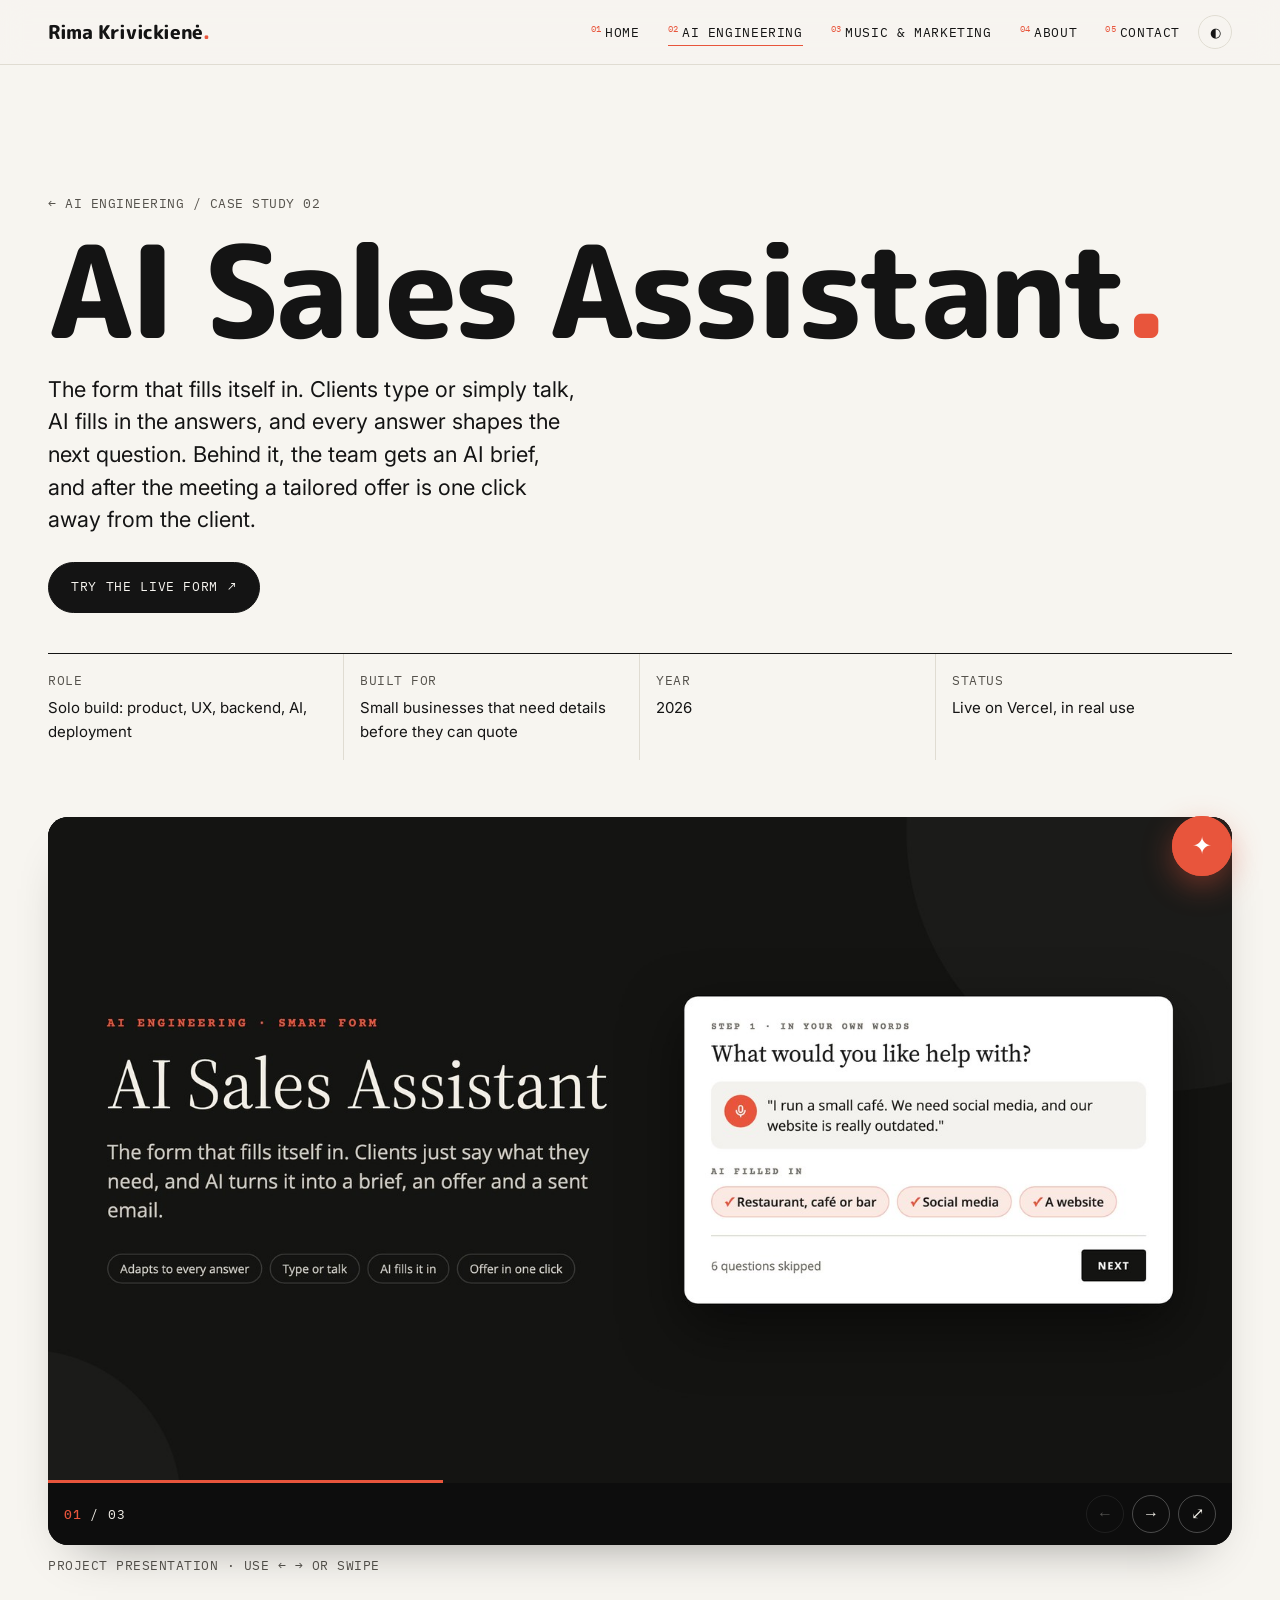
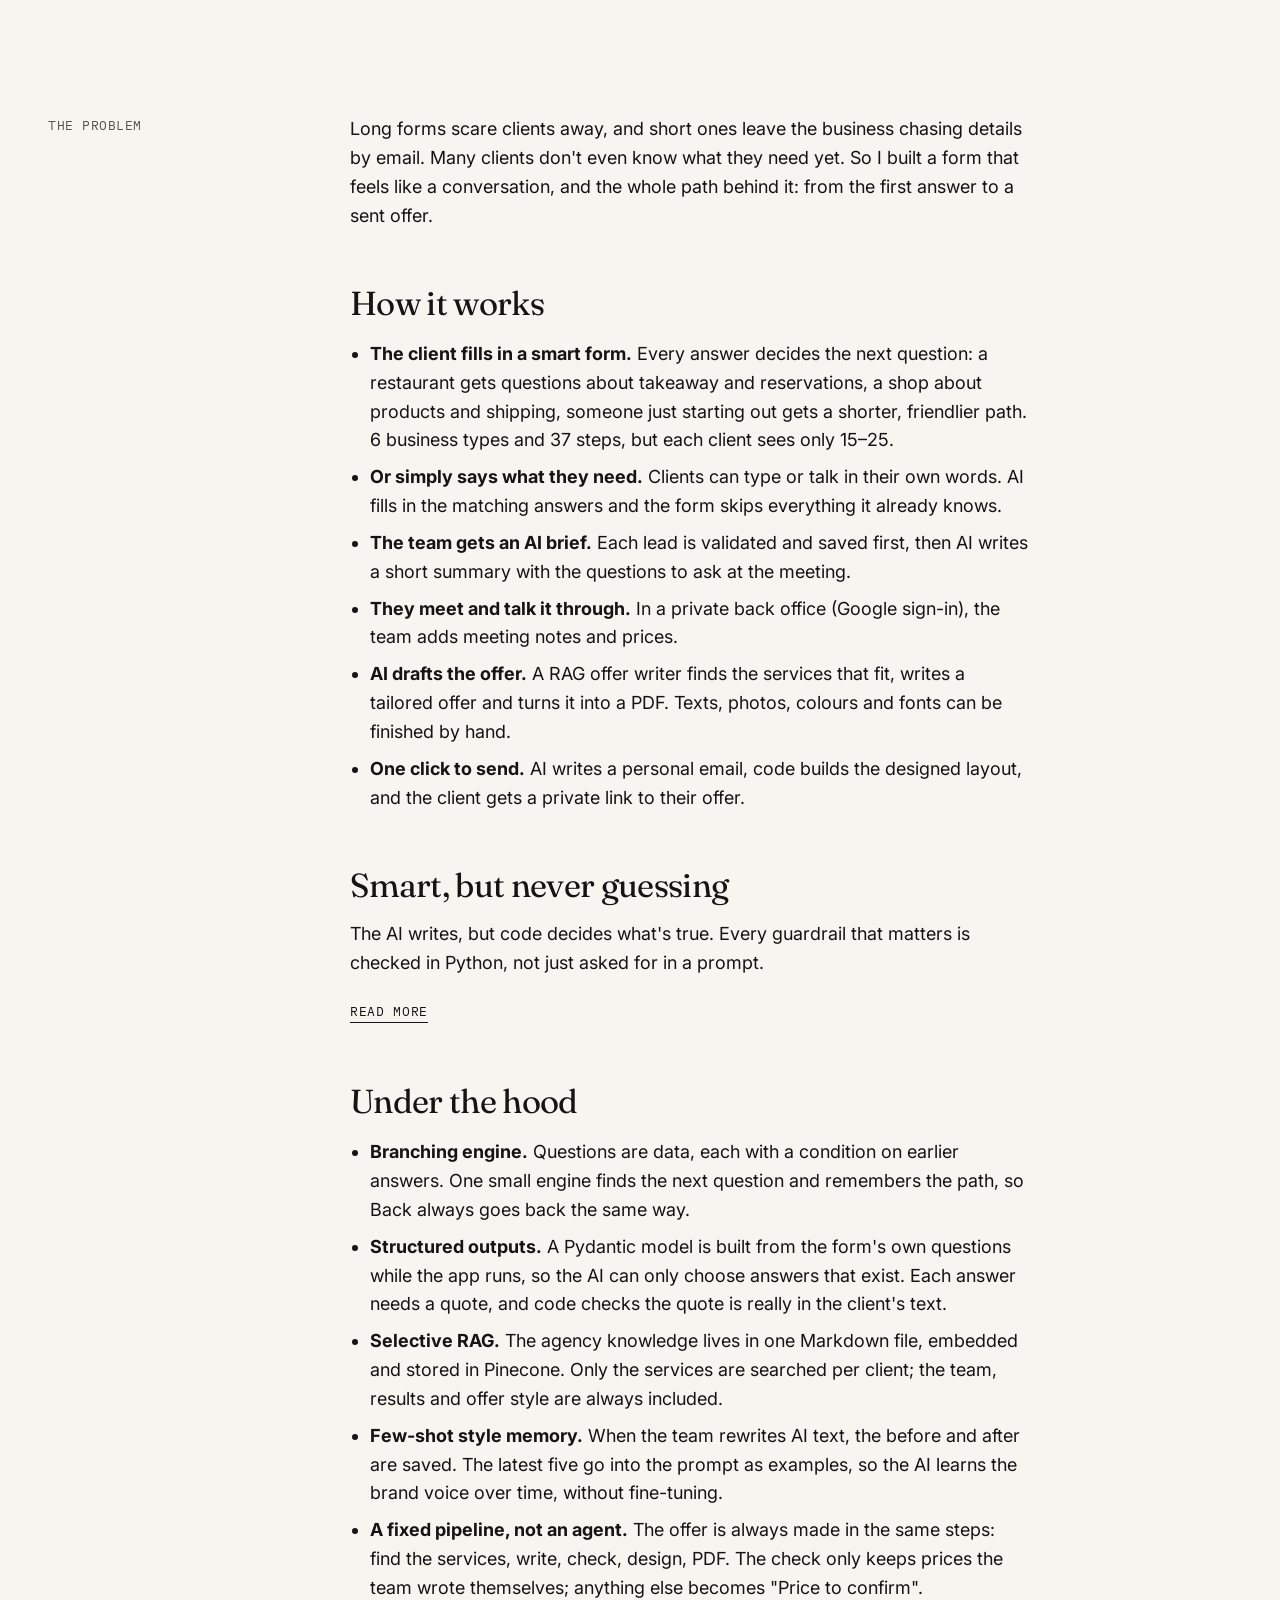
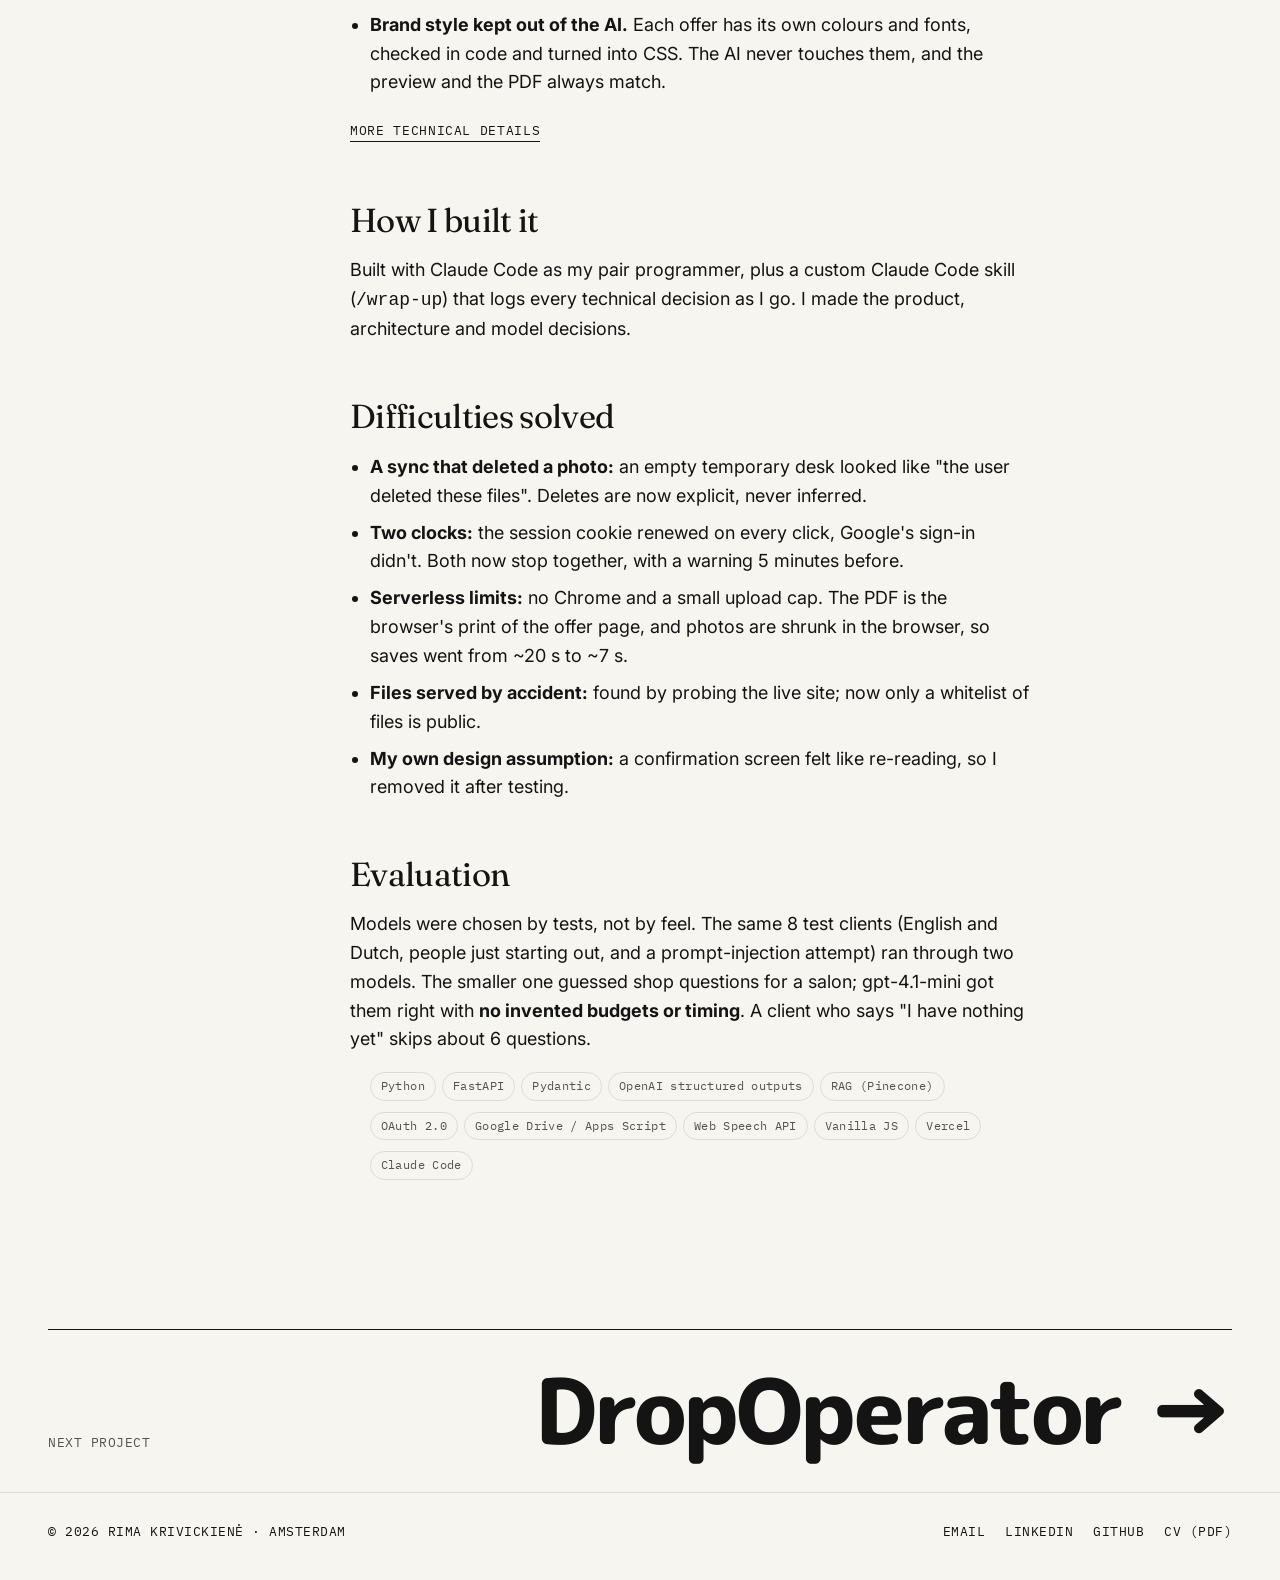
<file: work/ai-sales-assistant.html>
<!doctype html>
<html lang="en">
<head>
<meta charset="utf-8">
<meta name="viewport" content="width=device-width, initial-scale=1">
<title>AI Sales Assistant — Rima Krivickienė</title>
<meta name="description" content="AI Sales Assistant: a smart form that fills itself in and adapts to every answer, an AI brief for the team, a RAG offer writer that never invents a price, and one click to send the offer.">
<link rel="icon" href="data:image/svg+xml,<svg xmlns='http://www.w3.org/2000/svg' viewBox='0 0 100 100'><circle cx='50' cy='50' r='44' fill='%23E8553C'/></svg>">
<link rel="preconnect" href="https://fonts.googleapis.com"><link rel="preconnect" href="https://fonts.gstatic.com" crossorigin>
<link href="https://fonts.googleapis.com/css2?family=Fraunces:ital,opsz,wght@0,9..144,300..600;1,9..144,300..600&family=IBM+Plex+Mono:wght@400;500&family=Inter:wght@400;500;600&family=M+PLUS+Rounded+1c:wght@800&display=swap" rel="stylesheet">
<link rel="stylesheet" href="../css/style.css">
</head>
<body data-page="ai" data-root="../">
<main>
  <section class="first case-hero">
    <div class="wrap">
      <p class="label"><a href="../ai-engineering.html" style="text-decoration:none">← AI Engineering</a> / Case study 02</p>
      <h1 class="display">AI Sales Assistant<span class="accent">.</span></h1>
      <p class="lede">The form that fills itself in. Clients type or simply talk, AI fills in the answers, and every answer shapes the next question. Behind it, the team gets an AI brief, and after the meeting a tailored offer is one click away from the client.</p>
      <div class="btn-row" style="margin-top:26px">
        <a class="btn" href="https://invisible-team-form-seven.vercel.app" target="_blank" rel="noopener">Try the live form <span class="arr">↗</span></a>
      </div>
      <dl class="facts">
        <div><dt class="label">Role</dt><dd>Solo build: product, UX, backend, AI, deployment</dd></div>
        <div><dt class="label">Built for</dt><dd>Small businesses that need details before they can quote</dd></div>
        <div><dt class="label">Year</dt><dd>2026</dd></div>
        <div><dt class="label">Status</dt><dd>Live on Vercel, in real use</dd></div>
      </dl>
    </div>
  </section>

  <div class="wrap reveal">
    <div class="deck" data-src="../assets/slides/form/" data-count="3" data-title="AI Sales Assistant"></div>
    <p class="label deck-caption">Project presentation · use ← → or swipe</p>
  </div>

  <section style="border-top:0">
    <div class="wrap grid-12">
      <p class="label side-label">The problem</p>
      <div class="prose reveal">
        <p>Long forms scare clients away, and short ones leave the business chasing details by email. Many clients don't even know what they need yet. So I built a form that feels like a conversation, and the whole path behind it: from the first answer to a sent offer.</p>
        <h3>How it works</h3>
        <ul>
          <li><strong>The client fills in a smart form.</strong> Every answer decides the next question: a restaurant gets questions about takeaway and reservations, a shop about products and shipping, someone just starting out gets a shorter, friendlier path. 6 business types and 37 steps, but each client sees only 15–25.</li>
          <li><strong>Or simply says what they need.</strong> Clients can type or talk in their own words. AI fills in the matching answers and the form skips everything it already knows.</li>
          <li><strong>The team gets an AI brief.</strong> Each lead is validated and saved first, then AI writes a short summary with the questions to ask at the meeting.</li>
          <li><strong>They meet and talk it through.</strong> In a private back office (Google sign-in), the team adds meeting notes and prices.</li>
          <li><strong>AI drafts the offer.</strong> A RAG offer writer finds the services that fit, writes a tailored offer and turns it into a PDF. Texts, photos, colours and fonts can be finished by hand.</li>
          <li><strong>One click to send.</strong> AI writes a personal email, code builds the designed layout, and the client gets a private link to their offer.</li>
        </ul>
        <h3>Smart, but never guessing</h3>
        <p>The AI writes, but code decides what's true. Every guardrail that matters is checked in Python, not just asked for in a prompt.</p>
        <details class="more">
          <summary><span class="link-arrow">Read more</span></summary>
          <p><strong>Only what the client said.</strong> The fill-in model is built at runtime from the form's own questions (a Pydantic model used as a structured output), so the AI can only pick options that exist. Every answer also needs a quote, and code drops any answer whose quote isn't in the client's text.</p>
          <p><strong>Never invents a price.</strong> An early test made up two prices. Now every amount must appear in the team's own notes or edits; otherwise the offer says "Price to confirm".</p>
          <p><strong>Budgets are always asked.</strong> "Maybe 100 euro" once turned into a price range, so money was removed from what the AI may fill in.</p>
          <p><strong>A pipeline, not an agent.</strong> The offer writer is a fixed sequence (read the lead, retrieve, write, check, render), so the AI can never skip the price check.</p>
        </details>
        <h3>Under the hood</h3>
        <ul>
          <li><strong>Branching engine.</strong> Questions are data, each with a condition on earlier answers. One small engine finds the next question and remembers the path, so Back always goes back the same way.</li>
          <li><strong>Structured outputs.</strong> A Pydantic model is built from the form's own questions while the app runs, so the AI can only choose answers that exist. Each answer needs a quote, and code checks the quote is really in the client's text.</li>
          <li><strong>Selective RAG.</strong> The agency knowledge lives in one Markdown file, embedded and stored in Pinecone. Only the services are searched per client; the team, results and offer style are always included.</li>
          <li><strong>Few-shot style memory.</strong> When the team rewrites AI text, the before and after are saved. The latest five go into the prompt as examples, so the AI learns the brand voice over time, without fine-tuning.</li>
          <li><strong>A fixed pipeline, not an agent.</strong> The offer is always made in the same steps: find the services, write, check, design, PDF. The check only keeps prices the team wrote themselves; anything else becomes "Price to confirm".</li>
          <li><strong>Brand style kept out of the AI.</strong> Each offer has its own colours and fonts, checked in code and turned into CSS. The AI never touches them, and the preview and the PDF always match.</li>
        </ul>
        <details class="more">
          <summary><span class="link-arrow">More technical details</span></summary>
          <p><strong>Save first, AI after.</strong> Pydantic checks each lead, it is saved straight away, and the AI brief is added later by a background task, so the client never waits and no lead is lost.</p>
          <p><strong>Google Drive instead of a database.</strong> The server copies a client's files to a temporary workspace, then saves back only what changed.</p>
          <p><strong>Google sign-in, built by hand.</strong> OAuth 2.0 without a library: a random check value against fake logins, a signed cookie that ends when Google's login ends, only the email permission, and a list of allowed team emails as a second lock.</p>
          <p><strong>Private offer links.</strong> Each client gets a secret link that search engines can't find and that can be switched off at any time.</p>
          <p><strong>Photos with AI vision.</strong> The AI sees small thumbnails to decide which photo goes where; code removes unknown or repeated picks.</p>
        </details>
        <h3>How I built it</h3>
        <p>Built with Claude Code as my pair programmer, plus a custom Claude Code skill (<code>/wrap-up</code>) that logs every technical decision as I go. I made the product, architecture and model decisions.</p>
        <h3>Difficulties solved</h3>
        <ul>
          <li><strong>A sync that deleted a photo:</strong> an empty temporary desk looked like "the user deleted these files". Deletes are now explicit, never inferred.</li>
          <li><strong>Two clocks:</strong> the session cookie renewed on every click, Google's sign-in didn't. Both now stop together, with a warning 5 minutes before.</li>
          <li><strong>Serverless limits:</strong> no Chrome and a small upload cap. The PDF is the browser's print of the offer page, and photos are shrunk in the browser, so saves went from ~20 s to ~7 s.</li>
          <li><strong>Files served by accident:</strong> found by probing the live site; now only a whitelist of files is public.</li>
          <li><strong>My own design assumption:</strong> a confirmation screen felt like re-reading, so I removed it after testing.</li>
        </ul>
        <h3>Evaluation</h3>
        <p>Models were chosen by tests, not by feel. The same 8 test clients (English and Dutch, people just starting out, and a prompt-injection attempt) ran through two models. The smaller one guessed shop questions for a salon; gpt-4.1-mini got them right with <strong>no invented budgets or timing</strong>. A client who says "I have nothing yet" skips about 6 questions.</p>
        <ul class="tags"><li>Python</li><li>FastAPI</li><li>Pydantic</li><li>OpenAI structured outputs</li><li>RAG (Pinecone)</li><li>OAuth 2.0</li><li>Google Drive / Apps Script</li><li>Web Speech API</li><li>Vanilla JS</li><li>Vercel</li><li>Claude Code</li></ul>
      </div>
    </div>
  </section>

  <div class="wrap"><a class="next-case" href="dropoperator.html"><span class="label">Next project</span><span class="display">DropOperator →</span></a></div>
</main>
<script src="../js/main.js"></script>
</body>
</html>
</file>
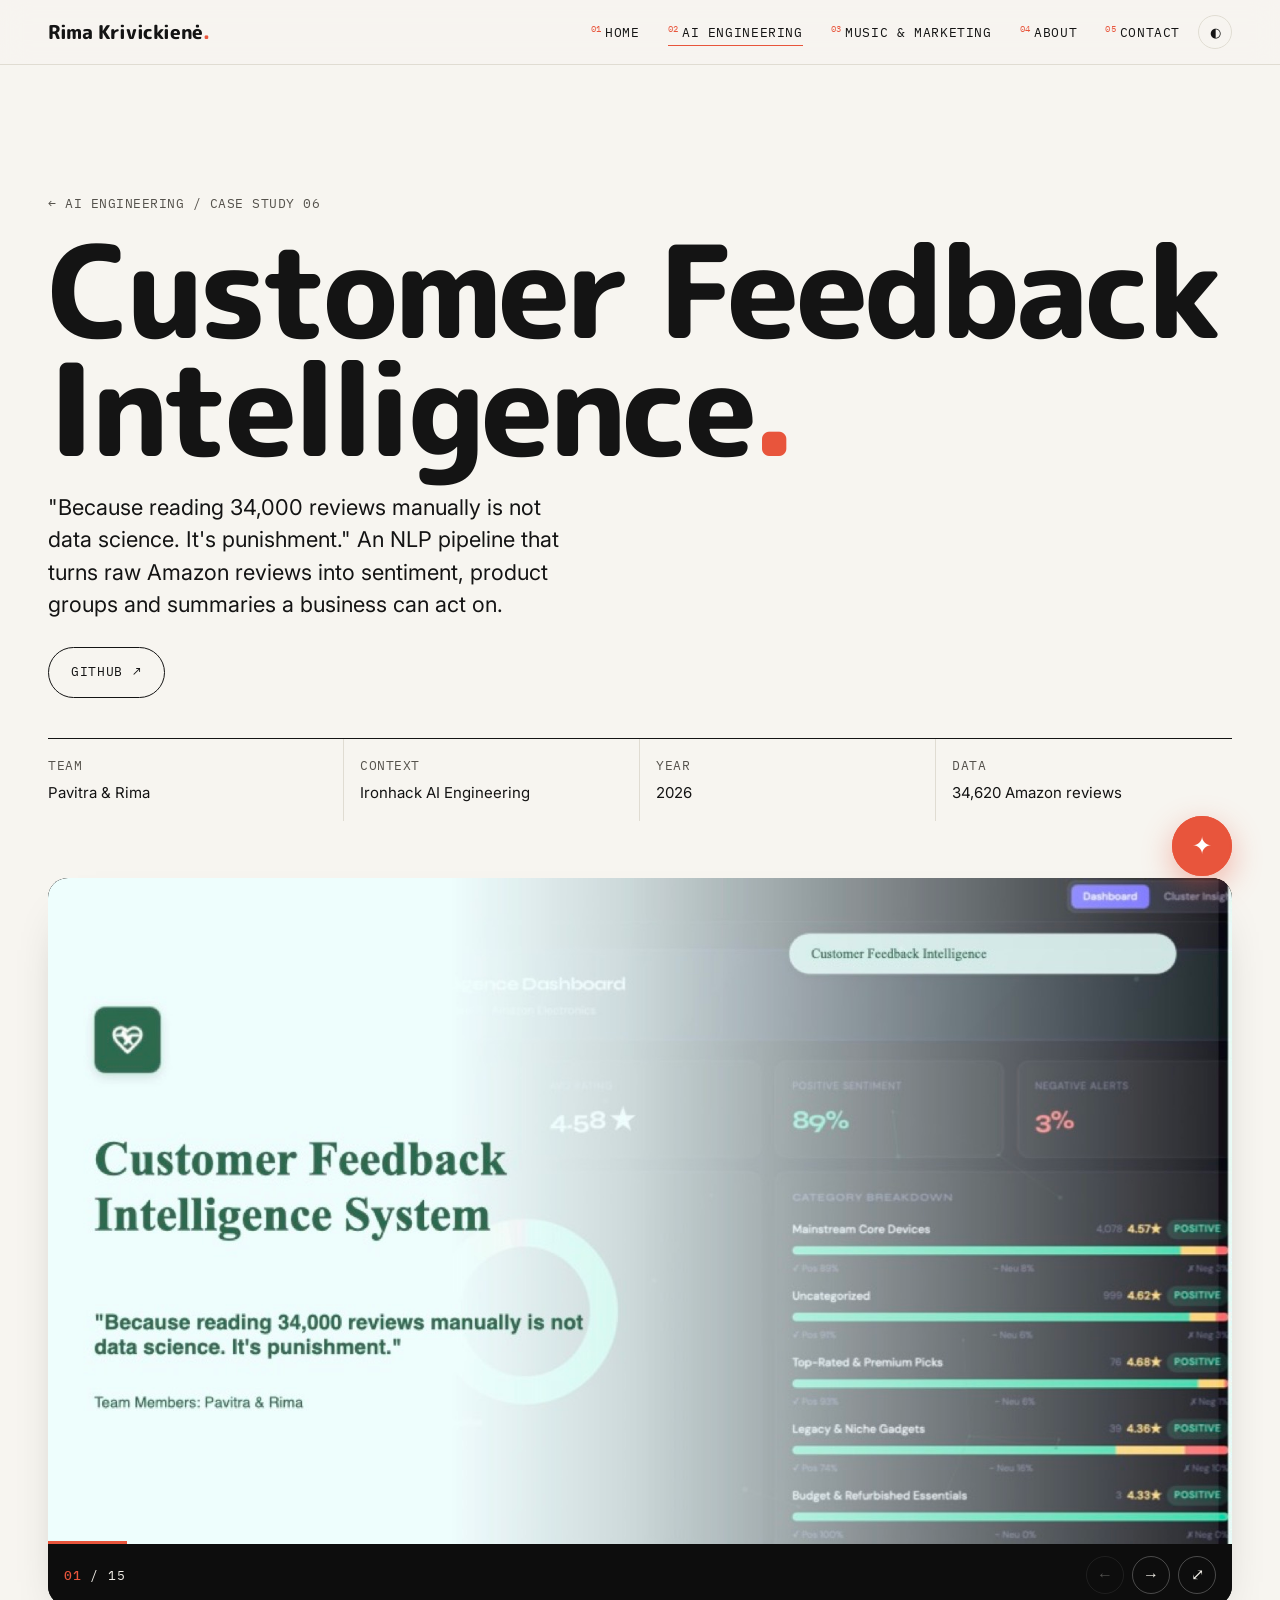
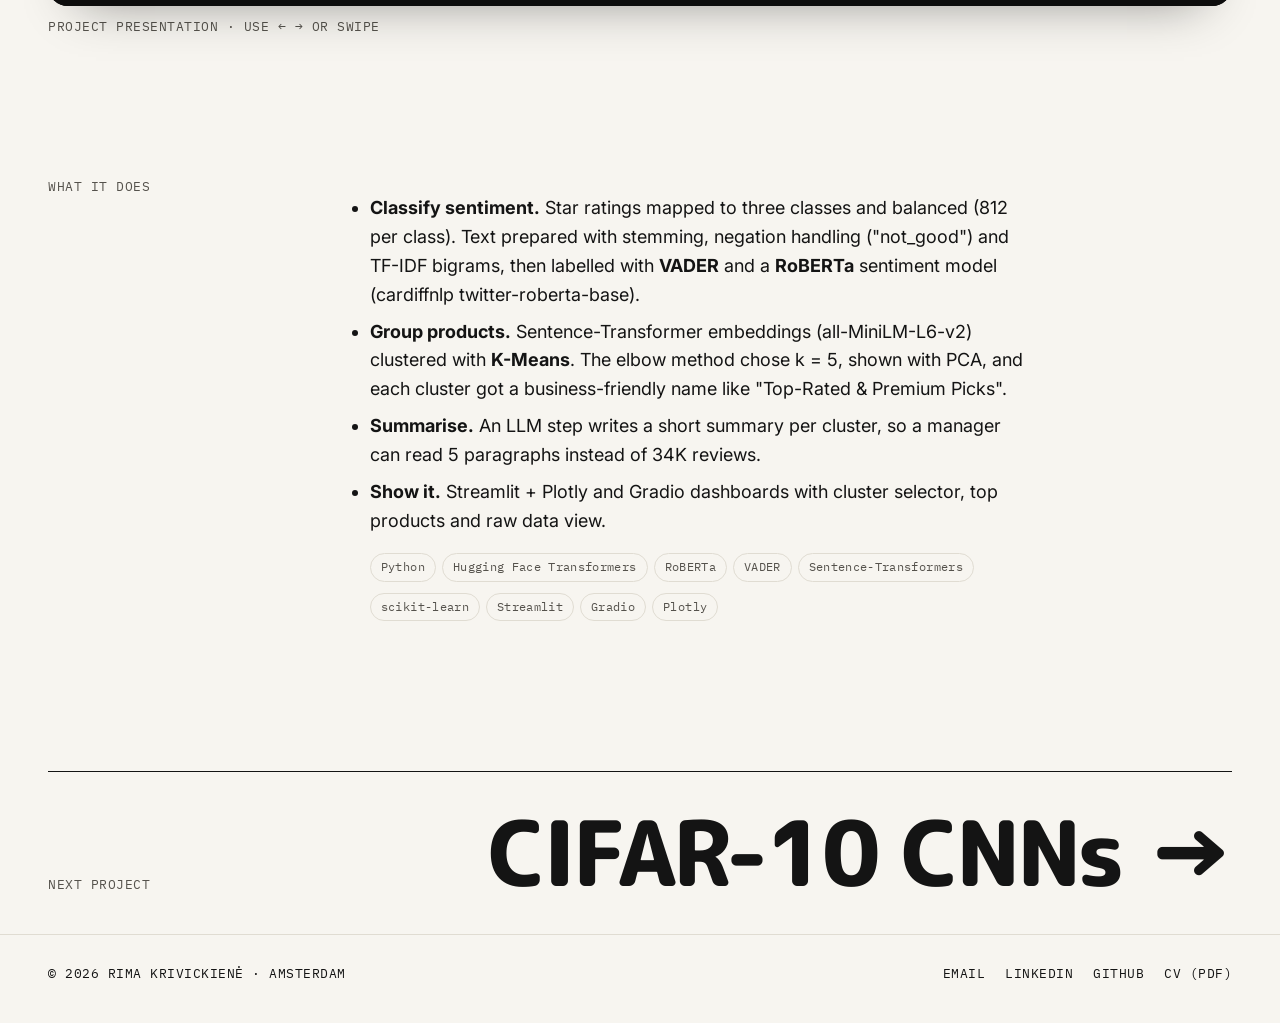
<file: work/amazon-nlp.html>
<!doctype html>
<html lang="en">
<head>
<meta charset="utf-8">
<meta name="viewport" content="width=device-width, initial-scale=1">
<title>Customer Feedback AI — Rima Krivickienė</title>
<meta name="description" content="Customer Feedback Intelligence System: sentiment analysis, product clustering and AI summaries over 34,000 Amazon reviews.">
<link rel="icon" href="data:image/svg+xml,<svg xmlns='http://www.w3.org/2000/svg' viewBox='0 0 100 100'><circle cx='50' cy='50' r='44' fill='%23E8553C'/></svg>">
<link rel="preconnect" href="https://fonts.googleapis.com"><link rel="preconnect" href="https://fonts.gstatic.com" crossorigin>
<link href="https://fonts.googleapis.com/css2?family=Fraunces:ital,opsz,wght@0,9..144,300..600;1,9..144,300..600&family=IBM+Plex+Mono:wght@400;500&family=Inter:wght@400;500;600&family=M+PLUS+Rounded+1c:wght@800&display=swap" rel="stylesheet">
<link rel="stylesheet" href="../css/style.css">
</head>
<body data-page="ai" data-root="../">
<main>
  <section class="first case-hero">
    <div class="wrap">
      <p class="label"><a href="../ai-engineering.html" style="text-decoration:none">← AI Engineering</a> / Case study 06</p>
      <h1 class="display">Customer Feedback Intelligence<span class="accent">.</span></h1>
      <p class="lede">"Because reading 34,000 reviews manually is not data science. It's punishment." An NLP pipeline that turns raw Amazon reviews into sentiment, product groups and summaries a business can act on.</p>
      <div class="btn-row" style="margin-top:26px">
        <a class="btn ghost" href="https://github.com/rimakrivis/NLPBusinessCase" target="_blank" rel="noopener">GitHub <span class="arr">↗</span></a>
      </div>
      <dl class="facts">
        <div><dt class="label">Team</dt><dd>Pavitra &amp; Rima</dd></div>
        <div><dt class="label">Context</dt><dd>Ironhack AI Engineering</dd></div>
        <div><dt class="label">Year</dt><dd>2026</dd></div>
        <div><dt class="label">Data</dt><dd>34,620 Amazon reviews</dd></div>
      </dl>
    </div>
  </section>

  <div class="wrap reveal">
    <div class="deck" data-src="../assets/slides/nlp/" data-count="15" data-title="Customer Feedback Intelligence"></div>
    <p class="label deck-caption">Project presentation · use ← → or swipe</p>
  </div>

  <section style="border-top:0">
    <div class="wrap grid-12">
      <p class="label side-label">What it does</p>
      <div class="prose reveal">
        <ul>
          <li><strong>Classify sentiment.</strong> Star ratings mapped to three classes and balanced (812 per class). Text prepared with stemming, negation handling ("not_good") and TF-IDF bigrams, then labelled with <strong>VADER</strong> and a <strong>RoBERTa</strong> sentiment model (cardiffnlp twitter-roberta-base).</li>
          <li><strong>Group products.</strong> Sentence-Transformer embeddings (all-MiniLM-L6-v2) clustered with <strong>K-Means</strong>. The elbow method chose k = 5, shown with PCA, and each cluster got a business-friendly name like "Top-Rated &amp; Premium Picks".</li>
          <li><strong>Summarise.</strong> An LLM step writes a short summary per cluster, so a manager can read 5 paragraphs instead of 34K reviews.</li>
          <li><strong>Show it.</strong> Streamlit + Plotly and Gradio dashboards with cluster selector, top products and raw data view.</li>
        </ul>
        <ul class="tags"><li>Python</li><li>Hugging Face Transformers</li><li>RoBERTa</li><li>VADER</li><li>Sentence-Transformers</li><li>scikit-learn</li><li>Streamlit</li><li>Gradio</li><li>Plotly</li></ul>
      </div>
    </div>
  </section>


  <div class="wrap"><a class="next-case" href="cnn-cifar10.html"><span class="label">Next project</span><span class="display">CIFAR-10 CNNs →</span></a></div>
</main>
<script src="../js/main.js"></script>
</body>
</html>
</file>
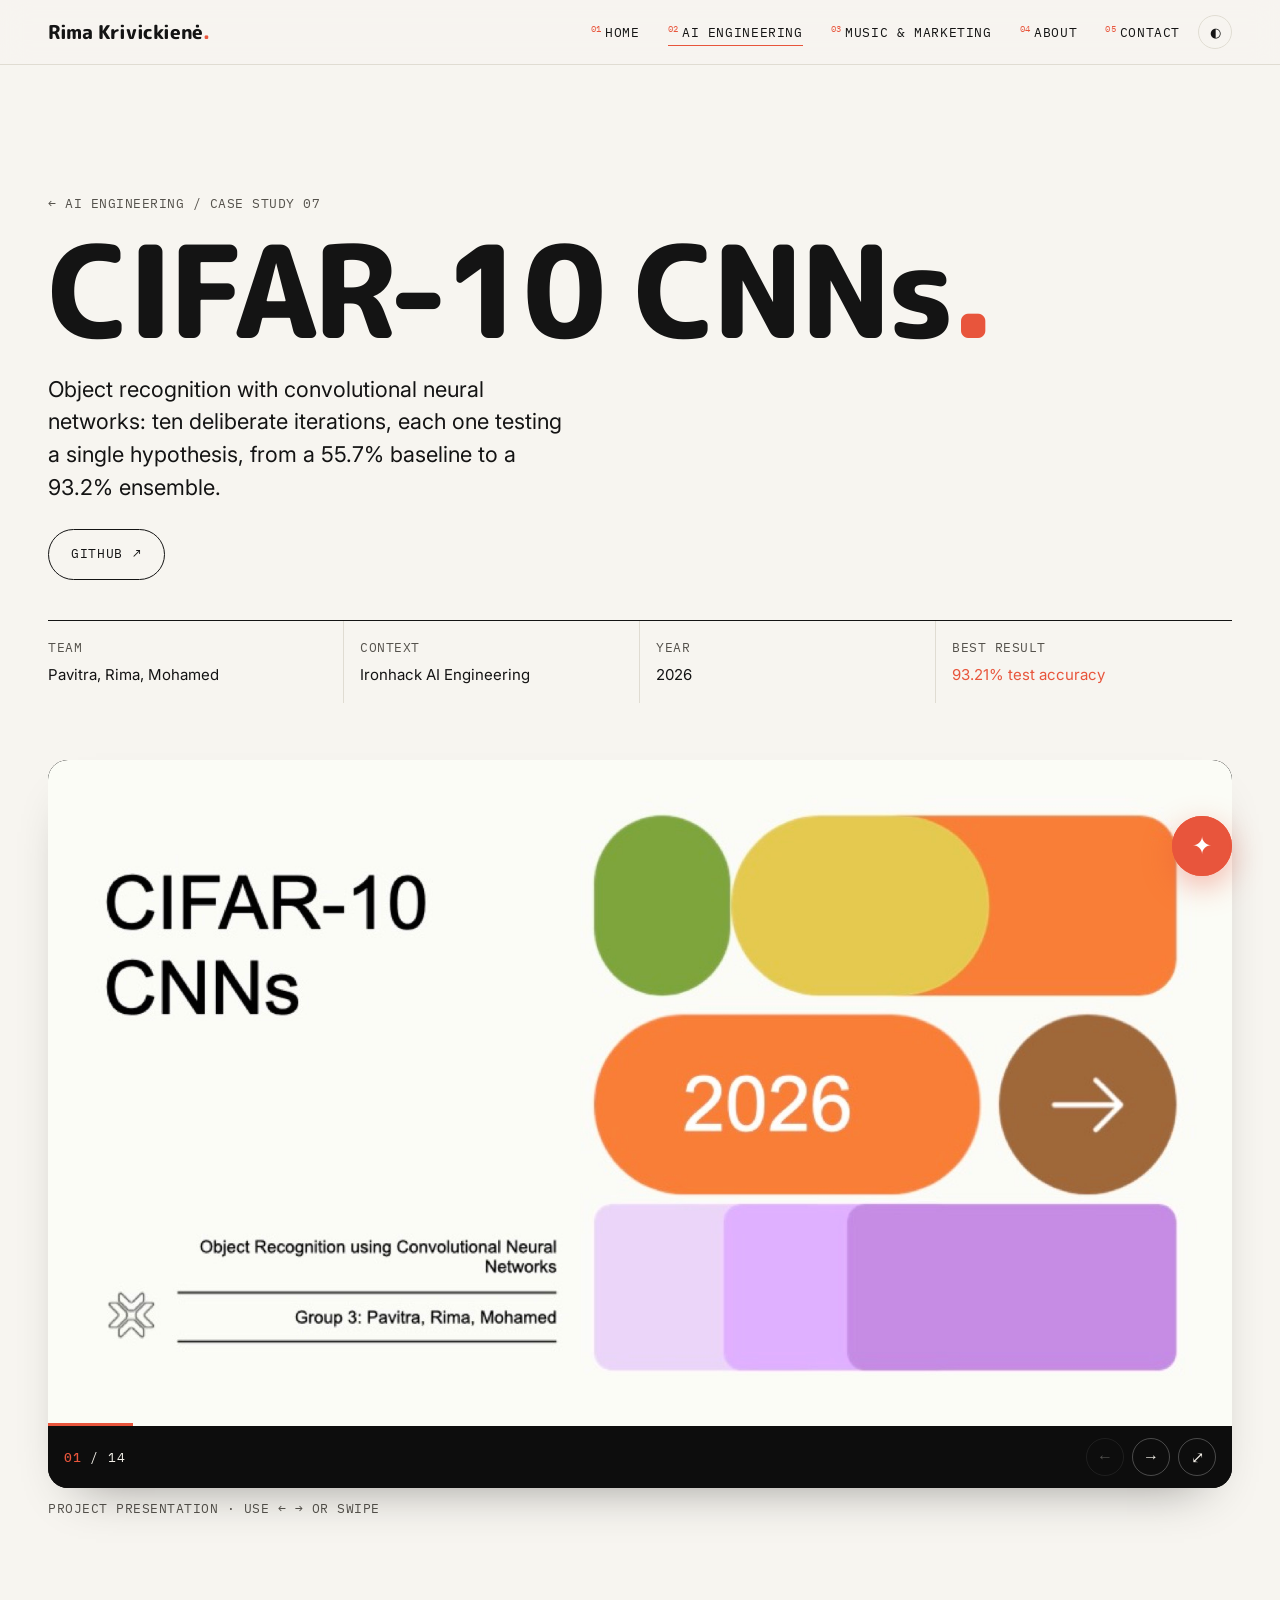
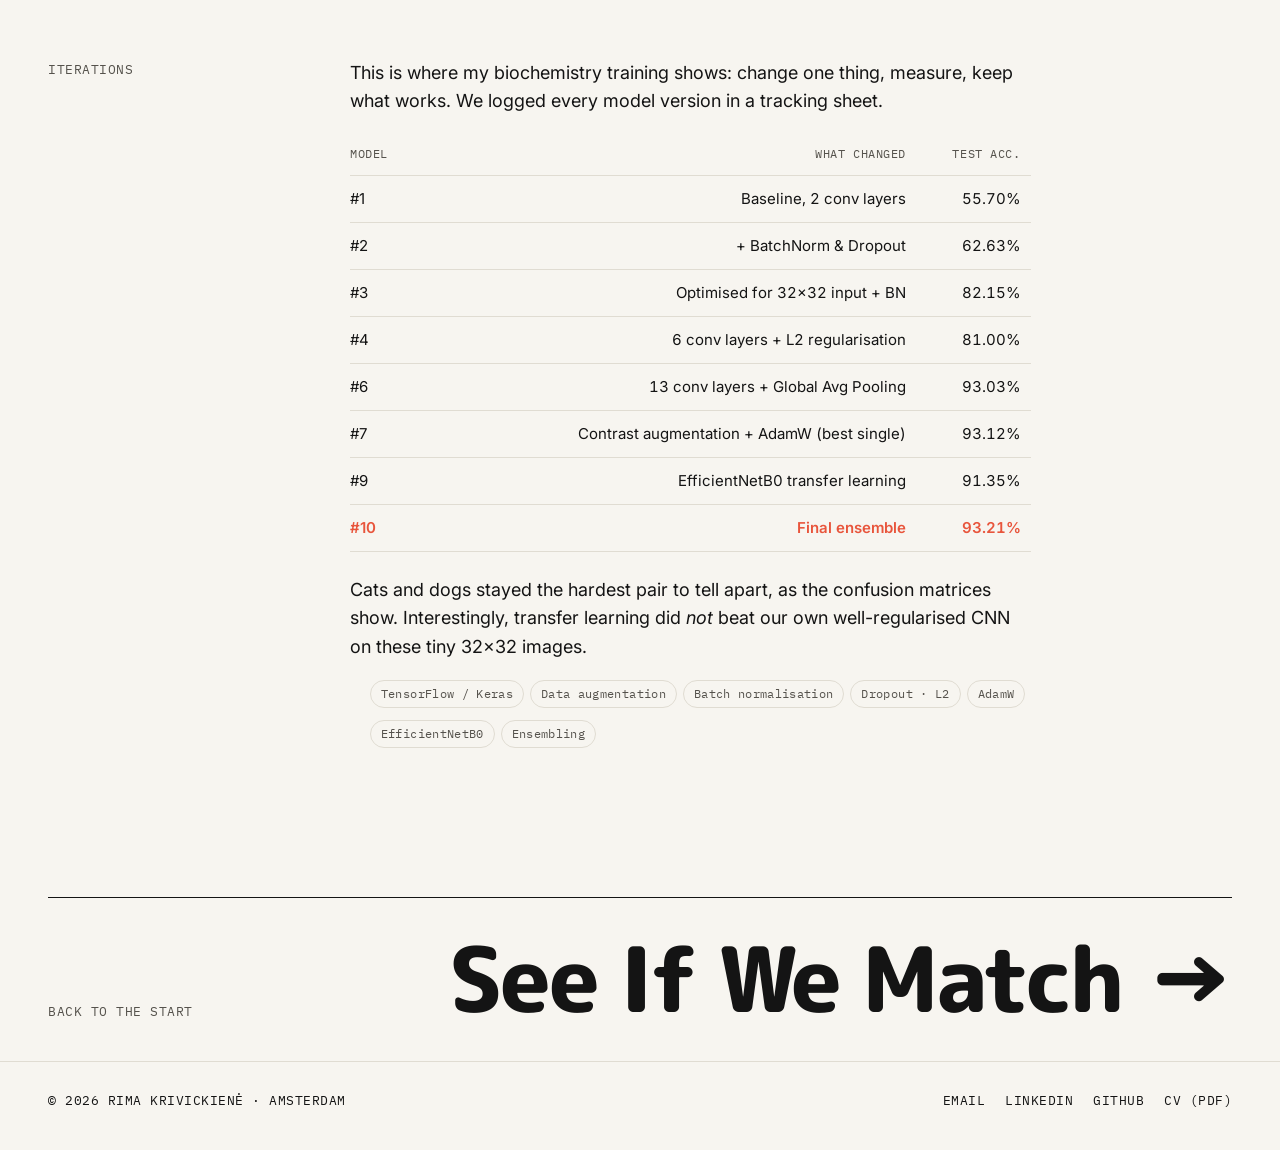
<file: work/cnn-cifar10.html>
<!doctype html>
<html lang="en">
<head>
<meta charset="utf-8">
<meta name="viewport" content="width=device-width, initial-scale=1">
<title>CIFAR-10 CNNs — Rima Krivickienė</title>
<meta name="description" content="CIFAR-10 image classification: ten CNN iterations from a 55.7% baseline to a 93.2% ensemble.">
<link rel="icon" href="data:image/svg+xml,<svg xmlns='http://www.w3.org/2000/svg' viewBox='0 0 100 100'><circle cx='50' cy='50' r='44' fill='%23E8553C'/></svg>">
<link rel="preconnect" href="https://fonts.googleapis.com"><link rel="preconnect" href="https://fonts.gstatic.com" crossorigin>
<link href="https://fonts.googleapis.com/css2?family=Fraunces:ital,opsz,wght@0,9..144,300..600;1,9..144,300..600&family=IBM+Plex+Mono:wght@400;500&family=Inter:wght@400;500;600&family=M+PLUS+Rounded+1c:wght@800&display=swap" rel="stylesheet">
<link rel="stylesheet" href="../css/style.css">
</head>
<body data-page="ai" data-root="../">
<main>
  <section class="first case-hero">
    <div class="wrap">
      <p class="label"><a href="../ai-engineering.html" style="text-decoration:none">← AI Engineering</a> / Case study 07</p>
      <h1 class="display">CIFAR-10 CNNs<span class="accent">.</span></h1>
      <p class="lede">Object recognition with convolutional neural networks: ten deliberate iterations, each one testing a single hypothesis, from a 55.7% baseline to a 93.2% ensemble.</p>
      <div class="btn-row" style="margin-top:26px">
        <a class="btn ghost" href="https://github.com/rimakrivis/CNN-DL-ImageClassification" target="_blank" rel="noopener">GitHub <span class="arr">↗</span></a>
      </div>
      <dl class="facts">
        <div><dt class="label">Team</dt><dd>Pavitra, Rima, Mohamed</dd></div>
        <div><dt class="label">Context</dt><dd>Ironhack AI Engineering</dd></div>
        <div><dt class="label">Year</dt><dd>2026</dd></div>
        <div><dt class="label">Best result</dt><dd><span class="accent">93.21% test accuracy</span></dd></div>
      </dl>
    </div>
  </section>

  <div class="wrap reveal">
    <div class="deck" data-src="../assets/slides/cnn/" data-count="14" data-title="CIFAR-10 CNNs"></div>
    <p class="label deck-caption">Project presentation · use ← → or swipe</p>
  </div>

  <section style="border-top:0">
    <div class="wrap grid-12">
      <p class="label side-label">Iterations</p>
      <div class="prose reveal">
        <p>This is where my biochemistry training shows: change one thing, measure, keep what works. We logged every model version in a tracking sheet.</p>
        <table class="table">
          <thead><tr><th>Model</th><th>What changed</th><th>Test acc.</th></tr></thead>
          <tbody>
            <tr><td>#1</td><td>Baseline, 2 conv layers</td><td>55.70%</td></tr>
            <tr><td>#2</td><td>+ BatchNorm &amp; Dropout</td><td>62.63%</td></tr>
            <tr><td>#3</td><td>Optimised for 32×32 input + BN</td><td>82.15%</td></tr>
            <tr><td>#4</td><td>6 conv layers + L2 regularisation</td><td>81.00%</td></tr>
            <tr><td>#6</td><td>13 conv layers + Global Avg Pooling</td><td>93.03%</td></tr>
            <tr><td>#7</td><td>Contrast augmentation + AdamW (best single)</td><td>93.12%</td></tr>
            <tr><td>#9</td><td>EfficientNetB0 transfer learning</td><td>91.35%</td></tr>
            <tr class="best"><td>#10</td><td>Final ensemble</td><td>93.21%</td></tr>
          </tbody>
        </table>
        <p>Cats and dogs stayed the hardest pair to tell apart, as the confusion matrices show. Interestingly, transfer learning did <em>not</em> beat our own well-regularised CNN on these tiny 32×32 images.</p>
        <ul class="tags"><li>TensorFlow / Keras</li><li>Data augmentation</li><li>Batch normalisation</li><li>Dropout · L2</li><li>AdamW</li><li>EfficientNetB0</li><li>Ensembling</li></ul>
      </div>
    </div>
  </section>


  <div class="wrap"><a class="next-case" href="see-if-we-match.html"><span class="label">Back to the start</span><span class="display">See If We Match →</span></a></div>
</main>
<script src="../js/main.js"></script>
</body>
</html>
</file>
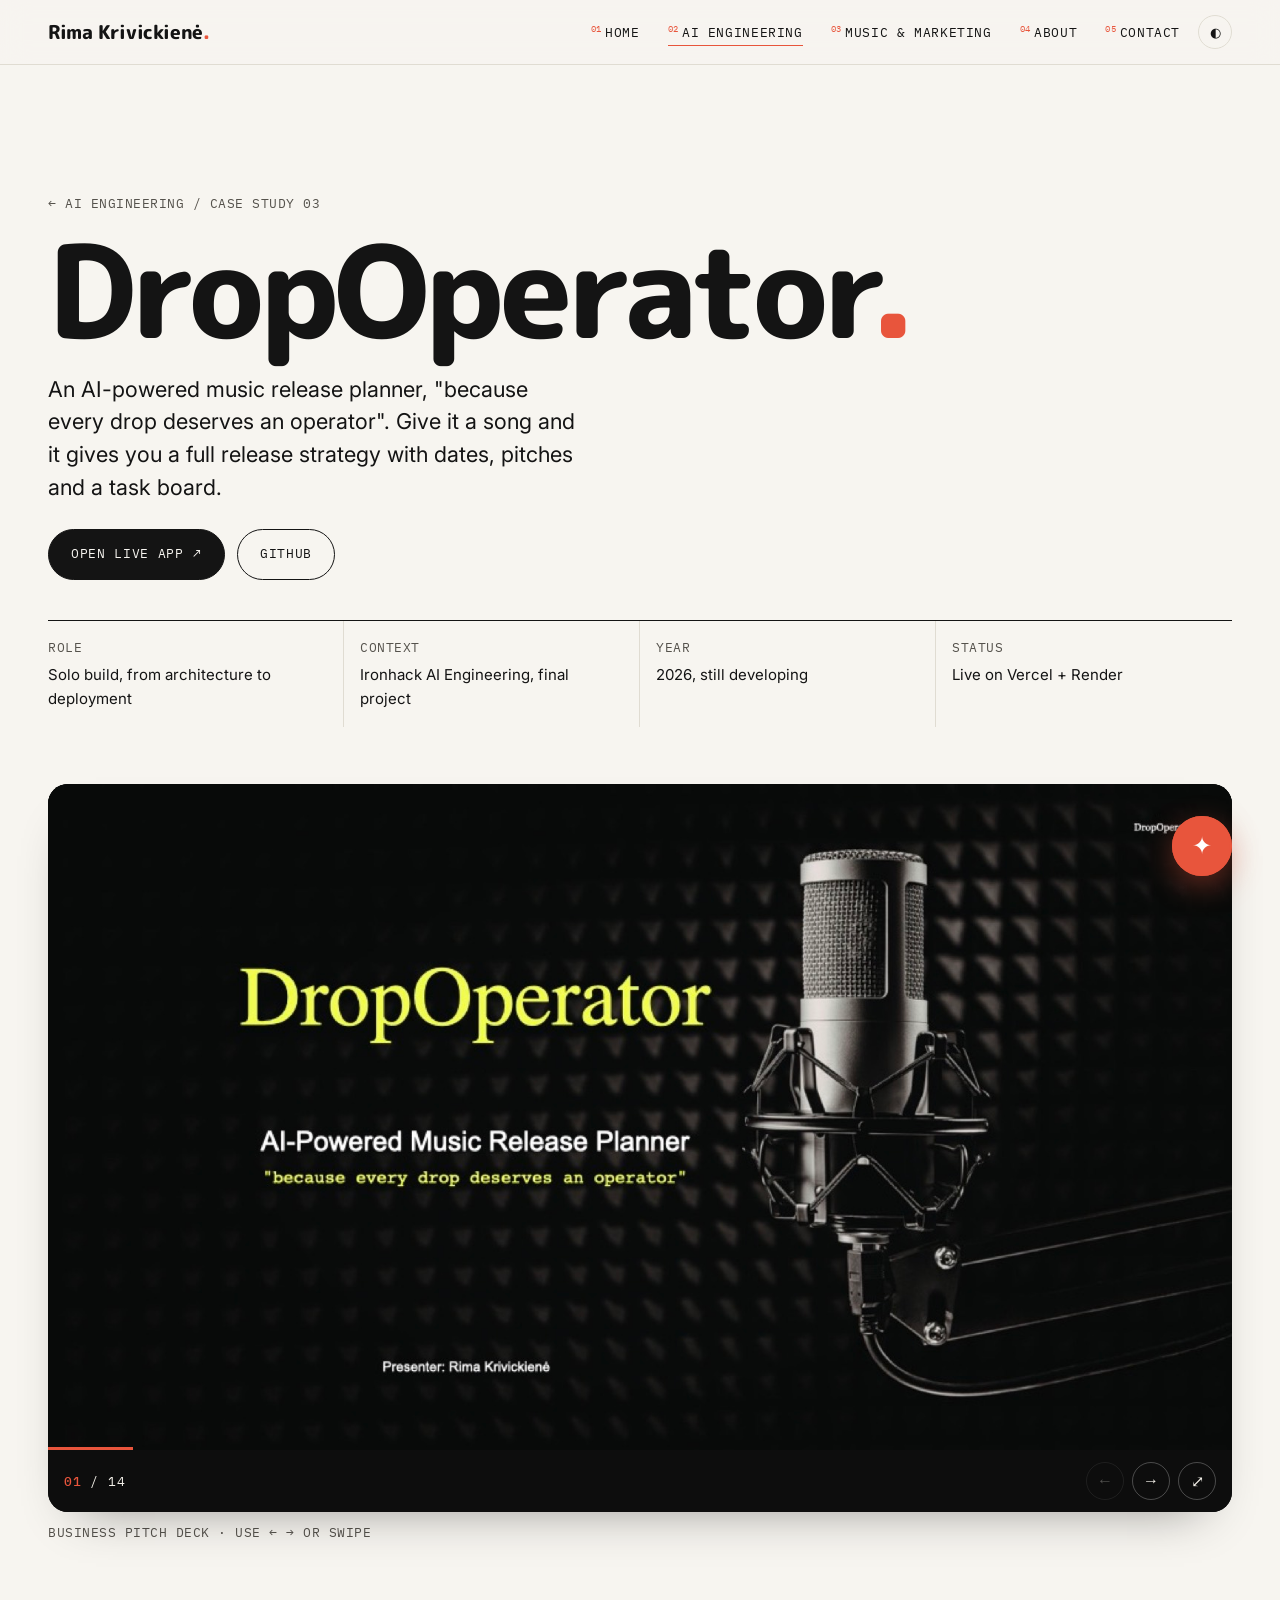
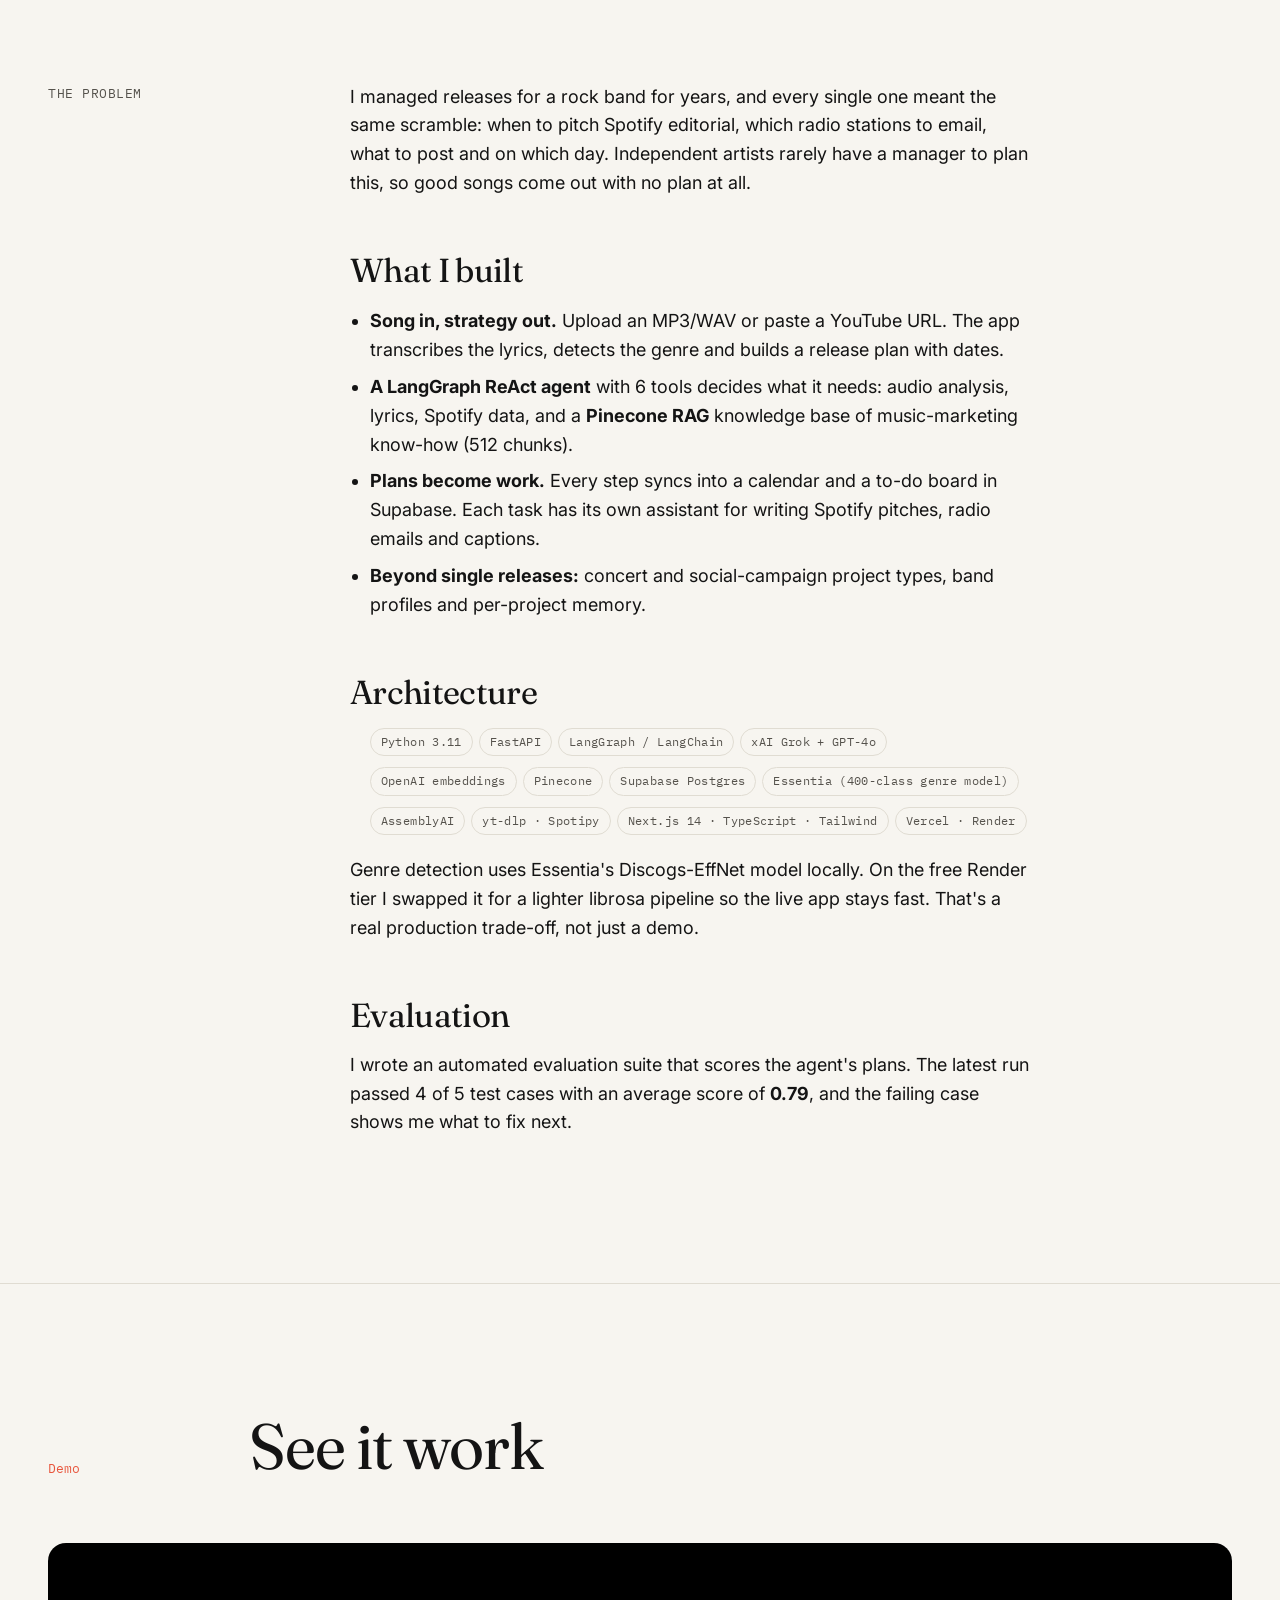
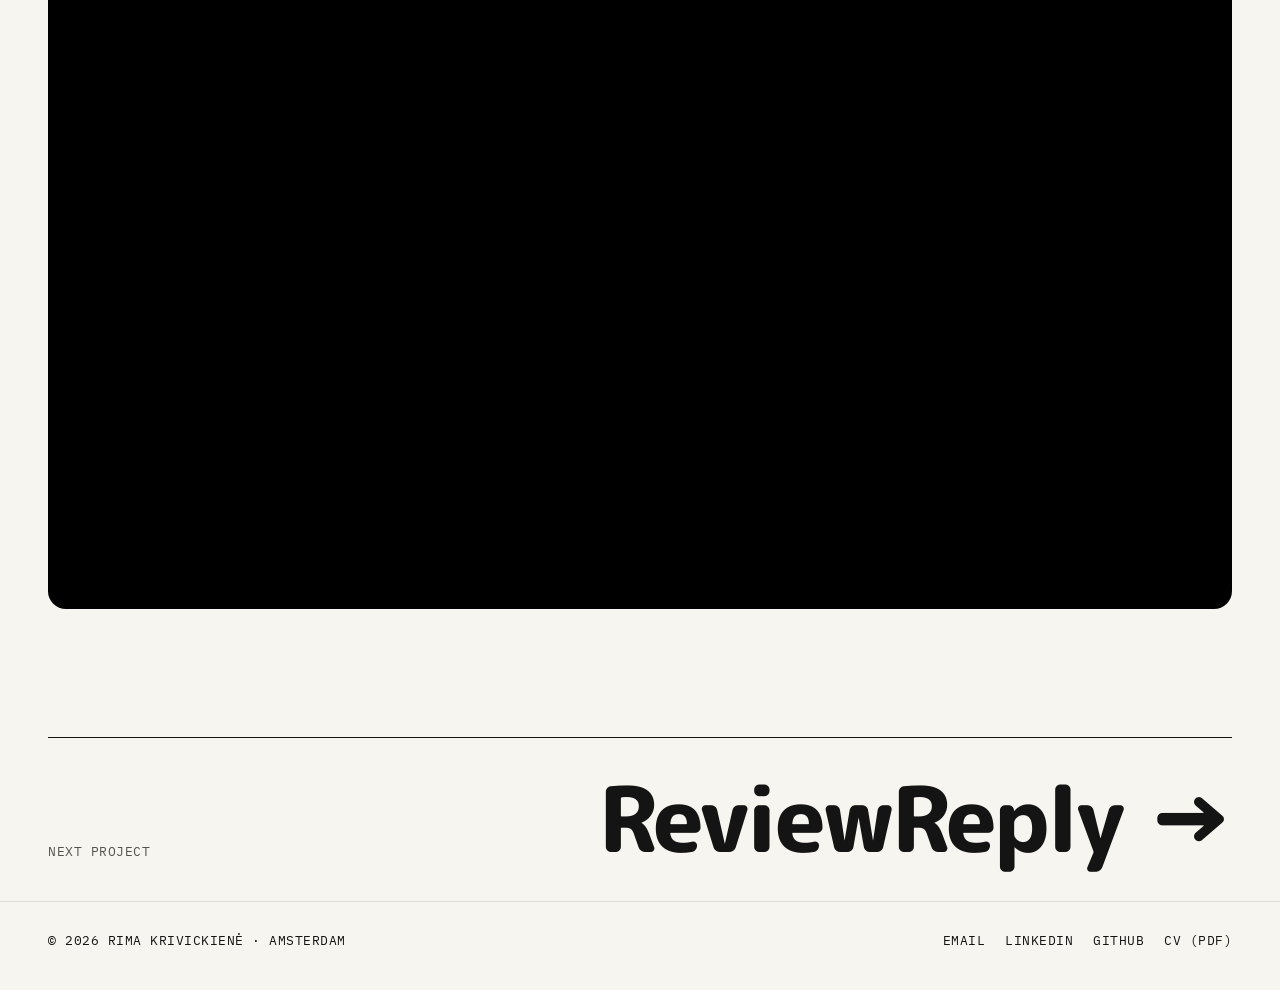
<file: work/dropoperator.html>
<!doctype html>
<html lang="en">
<head>
<meta charset="utf-8">
<meta name="viewport" content="width=device-width, initial-scale=1">
<title>DropOperator — Rima Krivickienė</title>
<meta name="description" content="DropOperator: a multi-agent LangGraph platform that turns a song into a complete, dated music release strategy.">
<link rel="icon" href="data:image/svg+xml,<svg xmlns='http://www.w3.org/2000/svg' viewBox='0 0 100 100'><circle cx='50' cy='50' r='44' fill='%23E8553C'/></svg>">
<link rel="preconnect" href="https://fonts.googleapis.com"><link rel="preconnect" href="https://fonts.gstatic.com" crossorigin>
<link href="https://fonts.googleapis.com/css2?family=Fraunces:ital,opsz,wght@0,9..144,300..600;1,9..144,300..600&family=IBM+Plex+Mono:wght@400;500&family=Inter:wght@400;500;600&family=M+PLUS+Rounded+1c:wght@800&display=swap" rel="stylesheet">
<link rel="stylesheet" href="../css/style.css">
</head>
<body data-page="ai" data-root="../">
<main>
  <section class="first case-hero">
    <div class="wrap">
      <p class="label"><a href="../ai-engineering.html" style="text-decoration:none">← AI Engineering</a> / Case study 03</p>
      <h1 class="display">DropOperator<span class="accent">.</span></h1>
      <p class="lede">An AI-powered music release planner, "because every drop deserves an operator". Give it a song and it gives you a full release strategy with dates, pitches and a task board.</p>
      <div class="btn-row" style="margin-top:26px">
        <a class="btn" href="https://music-ai-chat.vercel.app" target="_blank" rel="noopener">Open live app <span class="arr">↗</span></a>
        <a class="btn ghost" href="https://github.com/rimakrivis/music-ai-chatbot" target="_blank" rel="noopener">GitHub</a>
      </div>
      <dl class="facts">
        <div><dt class="label">Role</dt><dd>Solo build, from architecture to deployment</dd></div>
        <div><dt class="label">Context</dt><dd>Ironhack AI Engineering, final project</dd></div>
        <div><dt class="label">Year</dt><dd>2026, still developing</dd></div>
        <div><dt class="label">Status</dt><dd>Live on Vercel + Render</dd></div>
      </dl>
    </div>
  </section>

  <div class="wrap reveal">
    <div class="deck" data-src="../assets/slides/drop/" data-count="14" data-title="DropOperator"></div>
    <p class="label deck-caption">Business pitch deck · use ← → or swipe</p>
  </div>

  <section style="border-top:0">
    <div class="wrap grid-12">
      <p class="label side-label">The problem</p>
      <div class="prose reveal">
        <p>I managed releases for a rock band for years, and every single one meant the same scramble: when to pitch Spotify editorial, which radio stations to email, what to post and on which day. Independent artists rarely have a manager to plan this, so good songs come out with no plan at all.</p>
        <h3>What I built</h3>
        <ul>
          <li><strong>Song in, strategy out.</strong> Upload an MP3/WAV or paste a YouTube URL. The app transcribes the lyrics, detects the genre and builds a release plan with dates.</li>
          <li><strong>A LangGraph ReAct agent</strong> with 6 tools decides what it needs: audio analysis, lyrics, Spotify data, and a <strong>Pinecone RAG</strong> knowledge base of music-marketing know-how (512 chunks).</li>
          <li><strong>Plans become work.</strong> Every step syncs into a calendar and a to-do board in Supabase. Each task has its own assistant for writing Spotify pitches, radio emails and captions.</li>
          <li><strong>Beyond single releases:</strong> concert and social-campaign project types, band profiles and per-project memory.</li>
        </ul>
        <h3>Architecture</h3>
        <ul class="tags"><li>Python 3.11</li><li>FastAPI</li><li>LangGraph / LangChain</li><li>xAI Grok + GPT-4o</li><li>OpenAI embeddings</li><li>Pinecone</li><li>Supabase Postgres</li><li>Essentia (400-class genre model)</li><li>AssemblyAI</li><li>yt-dlp · Spotipy</li><li>Next.js 14 · TypeScript · Tailwind</li><li>Vercel · Render</li></ul>
        <p>Genre detection uses Essentia's Discogs-EffNet model locally. On the free Render tier I swapped it for a lighter librosa pipeline so the live app stays fast. That's a real production trade-off, not just a demo.</p>
        <h3>Evaluation</h3>
        <p>I wrote an automated evaluation suite that scores the agent's plans. The latest run passed 4 of 5 test cases with an average score of <strong>0.79</strong>, and the failing case shows me what to fix next.</p>
      </div>
    </div>
  </section>

  <section>
    <div class="wrap">
      <div class="sec-head reveal"><span class="num">Demo</span><h2>See it work</h2></div>
      <div class="video reveal"><iframe src="https://www.youtube-nocookie.com/embed/HG0S68oI20M" title="DropOperator demo" loading="lazy" allow="accelerometer; encrypted-media; gyroscope; picture-in-picture" allowfullscreen></iframe></div>    </div>
  </section>

  <div class="wrap"><a class="next-case" href="reviewreply.html"><span class="label">Next project</span><span class="display">ReviewReply →</span></a></div>
</main>
<script src="../js/main.js"></script>
</body>
</html>
</file>
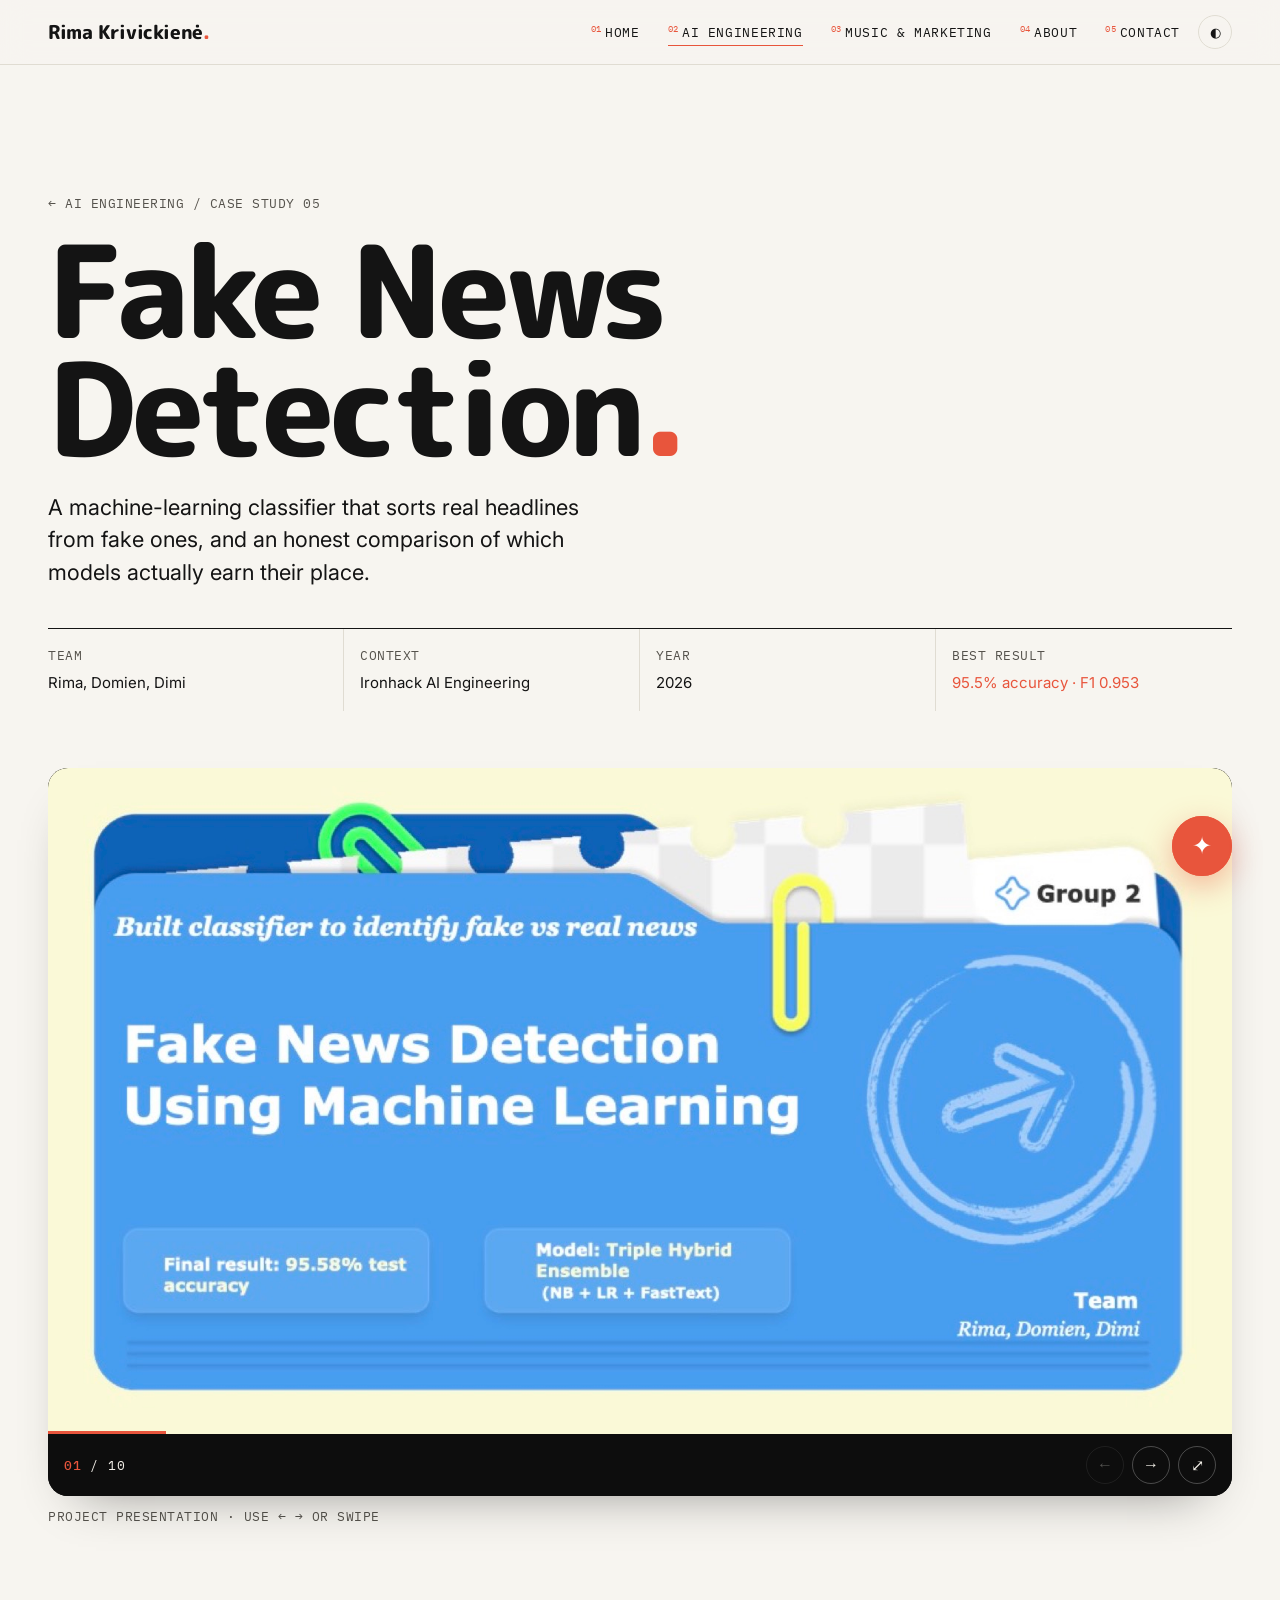
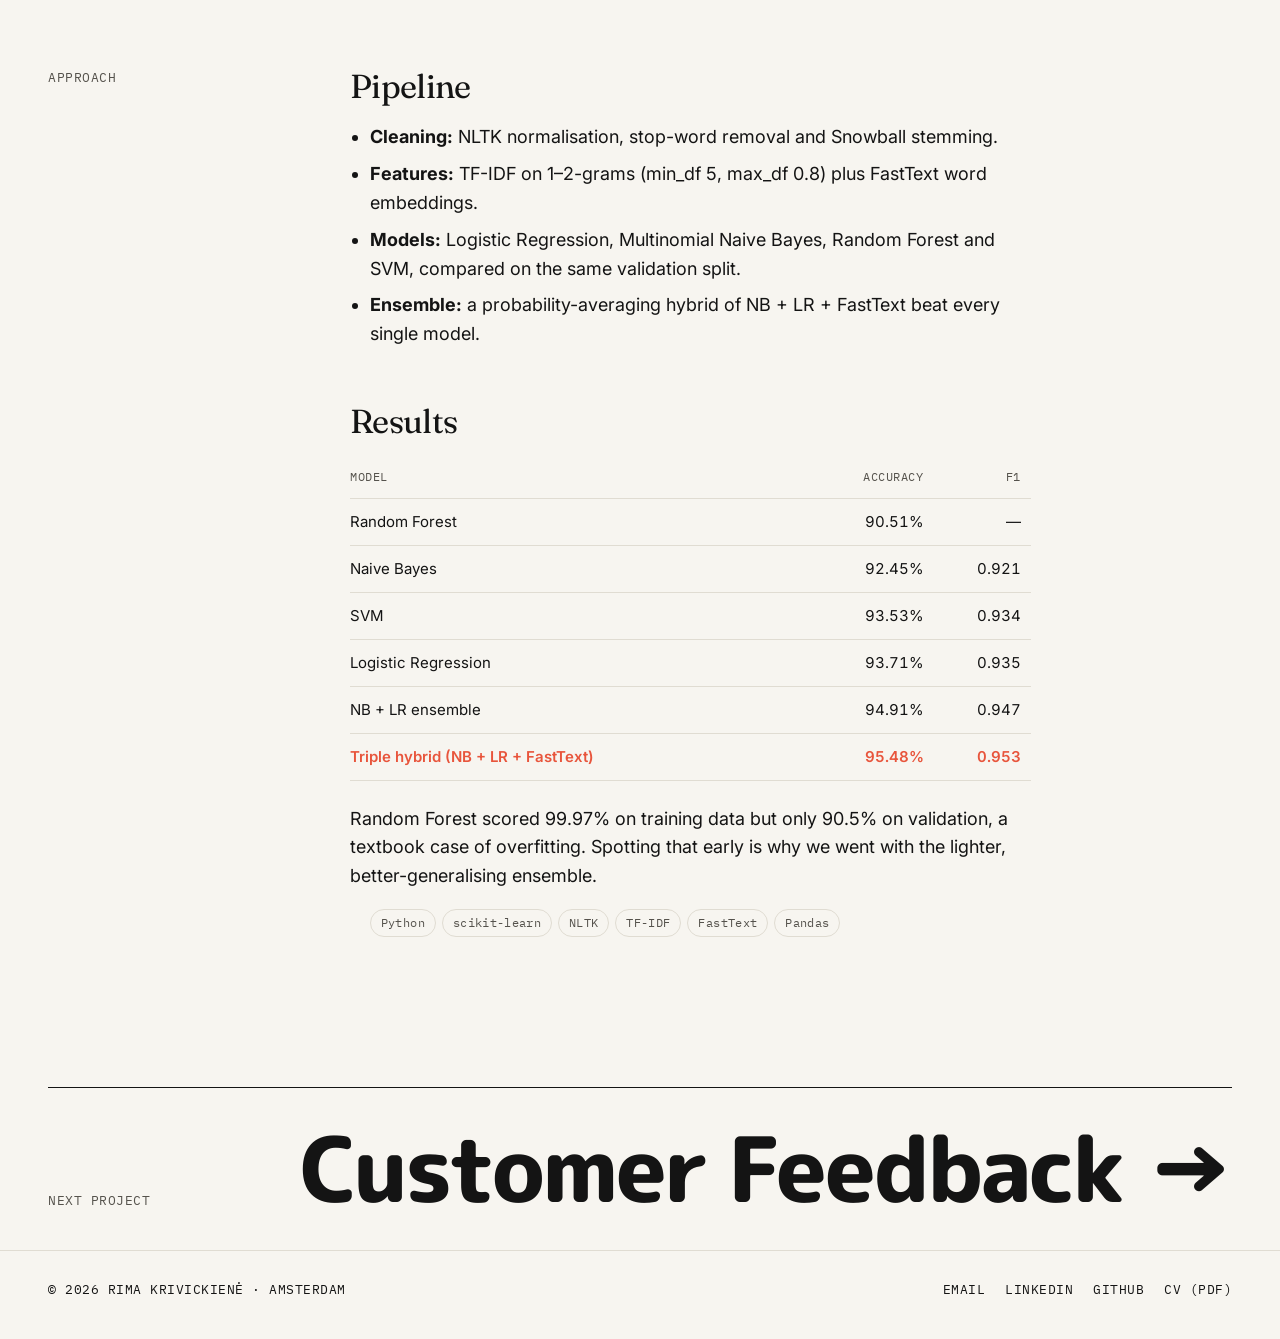
<file: work/fake-news.html>
<!doctype html>
<html lang="en">
<head>
<meta charset="utf-8">
<meta name="viewport" content="width=device-width, initial-scale=1">
<title>Fake News Detection — Rima Krivickienė</title>
<meta name="description" content="Fake News Detection: an NLP classifier with a triple hybrid ensemble reaching 95.5% accuracy.">
<link rel="icon" href="data:image/svg+xml,<svg xmlns='http://www.w3.org/2000/svg' viewBox='0 0 100 100'><circle cx='50' cy='50' r='44' fill='%23E8553C'/></svg>">
<link rel="preconnect" href="https://fonts.googleapis.com"><link rel="preconnect" href="https://fonts.gstatic.com" crossorigin>
<link href="https://fonts.googleapis.com/css2?family=Fraunces:ital,opsz,wght@0,9..144,300..600;1,9..144,300..600&family=IBM+Plex+Mono:wght@400;500&family=Inter:wght@400;500;600&family=M+PLUS+Rounded+1c:wght@800&display=swap" rel="stylesheet">
<link rel="stylesheet" href="../css/style.css">
</head>
<body data-page="ai" data-root="../">
<main>
  <section class="first case-hero">
    <div class="wrap">
      <p class="label"><a href="../ai-engineering.html" style="text-decoration:none">← AI Engineering</a> / Case study 05</p>
      <h1 class="display">Fake News Detection<span class="accent">.</span></h1>
      <p class="lede">A machine-learning classifier that sorts real headlines from fake ones, and an honest comparison of which models actually earn their place.</p>
      <dl class="facts">
        <div><dt class="label">Team</dt><dd>Rima, Domien, Dimi</dd></div>
        <div><dt class="label">Context</dt><dd>Ironhack AI Engineering</dd></div>
        <div><dt class="label">Year</dt><dd>2026</dd></div>
        <div><dt class="label">Best result</dt><dd><span class="accent">95.5% accuracy · F1 0.953</span></dd></div>
      </dl>
    </div>
  </section>

  <div class="wrap reveal">
    <div class="deck" data-src="../assets/slides/fake/" data-count="10" data-title="Fake News Detection"></div>
    <p class="label deck-caption">Project presentation · use ← → or swipe</p>
  </div>

  <section style="border-top:0">
    <div class="wrap grid-12">
      <p class="label side-label">Approach</p>
      <div class="prose reveal">
        <h3 style="margin-top:0">Pipeline</h3>
        <ul>
          <li><strong>Cleaning:</strong> NLTK normalisation, stop-word removal and Snowball stemming.</li>
          <li><strong>Features:</strong> TF-IDF on 1–2-grams (min_df 5, max_df 0.8) plus FastText word embeddings.</li>
          <li><strong>Models:</strong> Logistic Regression, Multinomial Naive Bayes, Random Forest and SVM, compared on the same validation split.</li>
          <li><strong>Ensemble:</strong> a probability-averaging hybrid of NB + LR + FastText beat every single model.</li>
        </ul>
        <h3>Results</h3>
        <table class="table">
          <thead><tr><th>Model</th><th>Accuracy</th><th>F1</th></tr></thead>
          <tbody>
            <tr><td>Random Forest</td><td>90.51%</td><td>—</td></tr>
            <tr><td>Naive Bayes</td><td>92.45%</td><td>0.921</td></tr>
            <tr><td>SVM</td><td>93.53%</td><td>0.934</td></tr>
            <tr><td>Logistic Regression</td><td>93.71%</td><td>0.935</td></tr>
            <tr><td>NB + LR ensemble</td><td>94.91%</td><td>0.947</td></tr>
            <tr class="best"><td>Triple hybrid (NB + LR + FastText)</td><td>95.48%</td><td>0.953</td></tr>
          </tbody>
        </table>
        <p>Random Forest scored 99.97% on training data but only 90.5% on validation, a textbook case of overfitting. Spotting that early is why we went with the lighter, better-generalising ensemble.</p>
        <ul class="tags"><li>Python</li><li>scikit-learn</li><li>NLTK</li><li>TF-IDF</li><li>FastText</li><li>Pandas</li></ul>
      </div>
    </div>
  </section>


  <div class="wrap"><a class="next-case" href="amazon-nlp.html"><span class="label">Next project</span><span class="display">Customer Feedback →</span></a></div>
</main>
<script src="../js/main.js"></script>
</body>
</html>
</file>
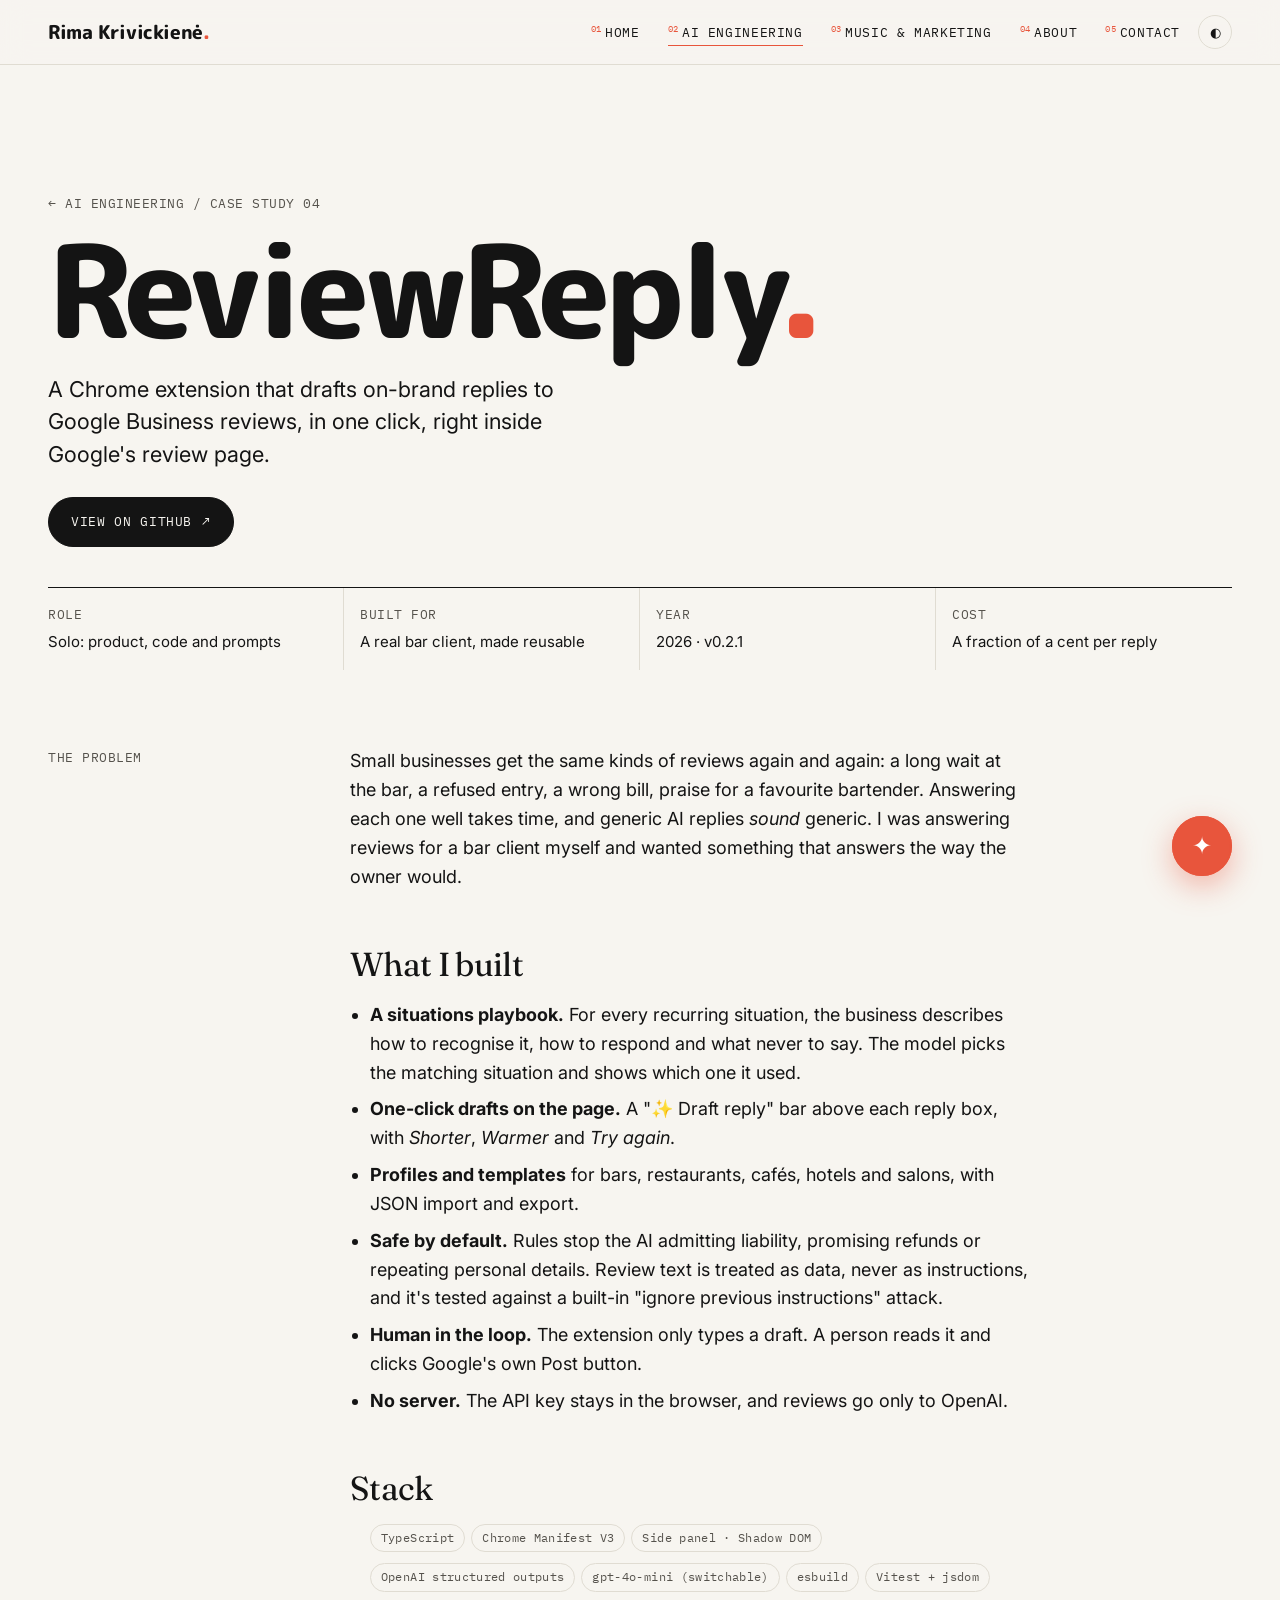
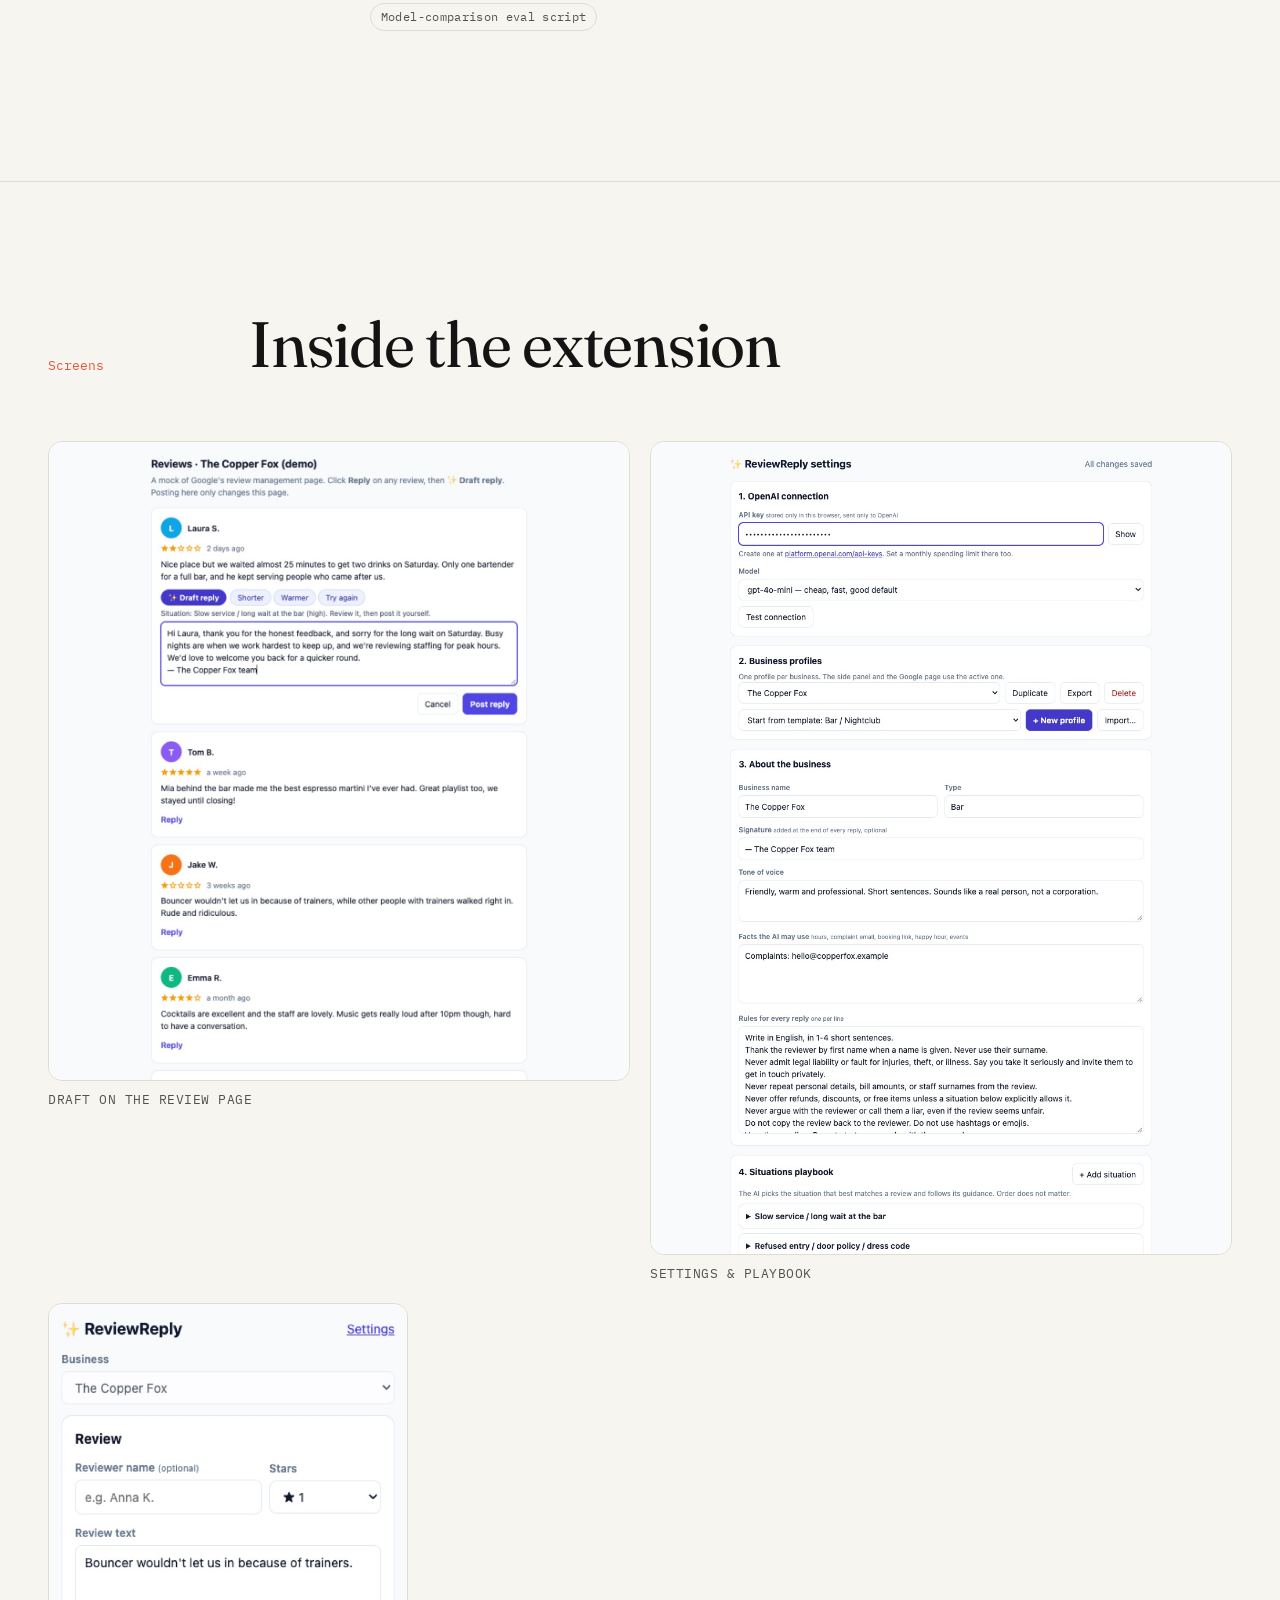
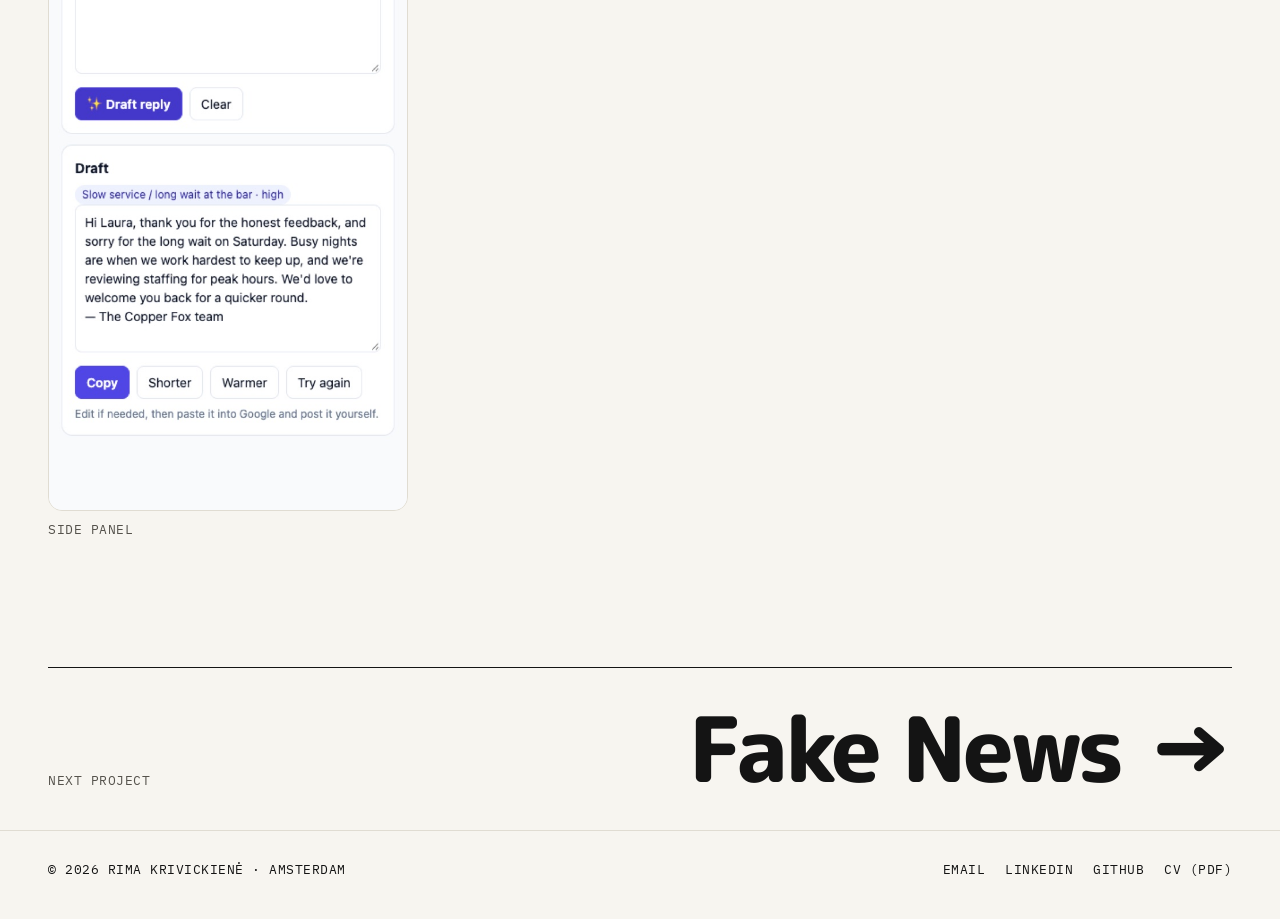
<file: work/reviewreply.html>
<!doctype html>
<html lang="en">
<head>
<meta charset="utf-8">
<meta name="viewport" content="width=device-width, initial-scale=1">
<title>ReviewReply — Rima Krivickienė</title>
<meta name="description" content="ReviewReply: a Chrome extension that drafts on-brand replies to Google Business reviews with AI, following each business's playbook.">
<link rel="icon" href="data:image/svg+xml,<svg xmlns='http://www.w3.org/2000/svg' viewBox='0 0 100 100'><circle cx='50' cy='50' r='44' fill='%23E8553C'/></svg>">
<link rel="preconnect" href="https://fonts.googleapis.com"><link rel="preconnect" href="https://fonts.gstatic.com" crossorigin>
<link href="https://fonts.googleapis.com/css2?family=Fraunces:ital,opsz,wght@0,9..144,300..600;1,9..144,300..600&family=IBM+Plex+Mono:wght@400;500&family=Inter:wght@400;500;600&family=M+PLUS+Rounded+1c:wght@800&display=swap" rel="stylesheet">
<link rel="stylesheet" href="../css/style.css">
</head>
<body data-page="ai" data-root="../">
<main>
  <section class="first case-hero">
    <div class="wrap">
      <p class="label"><a href="../ai-engineering.html" style="text-decoration:none">← AI Engineering</a> / Case study 04</p>
      <h1 class="display">ReviewReply<span class="accent">.</span></h1>
      <p class="lede">A Chrome extension that drafts on-brand replies to Google Business reviews, in one click, right inside Google's review page.</p>
      <div class="btn-row" style="margin-top:26px">
        <a class="btn" href="https://github.com/rimakrivis/review-reply" target="_blank" rel="noopener">View on GitHub <span class="arr">↗</span></a>
      </div>
      <dl class="facts">
        <div><dt class="label">Role</dt><dd>Solo: product, code and prompts</dd></div>
        <div><dt class="label">Built for</dt><dd>A real bar client, made reusable</dd></div>
        <div><dt class="label">Year</dt><dd>2026 · v0.2.1</dd></div>
        <div><dt class="label">Cost</dt><dd>A fraction of a cent per reply</dd></div>
      </dl>
    </div>
  </section>

  <section style="border-top:0;padding-top:20px">
    <div class="wrap grid-12">
      <p class="label side-label">The problem</p>
      <div class="prose reveal">
        <p>Small businesses get the same kinds of reviews again and again: a long wait at the bar, a refused entry, a wrong bill, praise for a favourite bartender. Answering each one well takes time, and generic AI replies <em>sound</em> generic. I was answering reviews for a bar client myself and wanted something that answers the way the owner would.</p>
        <h3>What I built</h3>
        <ul>
          <li><strong>A situations playbook.</strong> For every recurring situation, the business describes how to recognise it, how to respond and what never to say. The model picks the matching situation and shows which one it used.</li>
          <li><strong>One-click drafts on the page.</strong> A "✨ Draft reply" bar above each reply box, with <em>Shorter</em>, <em>Warmer</em> and <em>Try again</em>.</li>
          <li><strong>Profiles and templates</strong> for bars, restaurants, cafés, hotels and salons, with JSON import and export.</li>
          <li><strong>Safe by default.</strong> Rules stop the AI admitting liability, promising refunds or repeating personal details. Review text is treated as data, never as instructions, and it's tested against a built-in "ignore previous instructions" attack.</li>
          <li><strong>Human in the loop.</strong> The extension only types a draft. A person reads it and clicks Google's own Post button.</li>
          <li><strong>No server.</strong> The API key stays in the browser, and reviews go only to OpenAI.</li>
        </ul>
        <h3>Stack</h3>
        <ul class="tags"><li>TypeScript</li><li>Chrome Manifest V3</li><li>Side panel · Shadow DOM</li><li>OpenAI structured outputs</li><li>gpt-4o-mini (switchable)</li><li>esbuild</li><li>Vitest + jsdom</li><li>Model-comparison eval script</li></ul>
      </div>
    </div>
  </section>

  <section>
    <div class="wrap">
      <div class="sec-head reveal"><span class="num">Screens</span><h2>Inside the extension</h2></div>
      <div class="gallery">
        <figure class="reveal"><img src="../assets/img/rr-demo.jpg" alt="Draft reply injected into a Google review page" loading="lazy"><figcaption class="label">Draft on the review page</figcaption></figure>
        <figure class="reveal"><img src="../assets/img/rr-settings.jpg" alt="Settings page with the situations playbook" loading="lazy"><figcaption class="label">Settings &amp; playbook</figcaption></figure>
        <figure class="reveal"><img src="../assets/img/rr-sidepanel.jpg" alt="Side panel for switching business profiles" loading="lazy" style="max-width:360px"><figcaption class="label">Side panel</figcaption></figure>
      </div>
    </div>
  </section>

  <div class="wrap"><a class="next-case" href="fake-news.html"><span class="label">Next project</span><span class="display">Fake News →</span></a></div>
</main>
<script src="../js/main.js"></script>
</body>
</html>
</file>
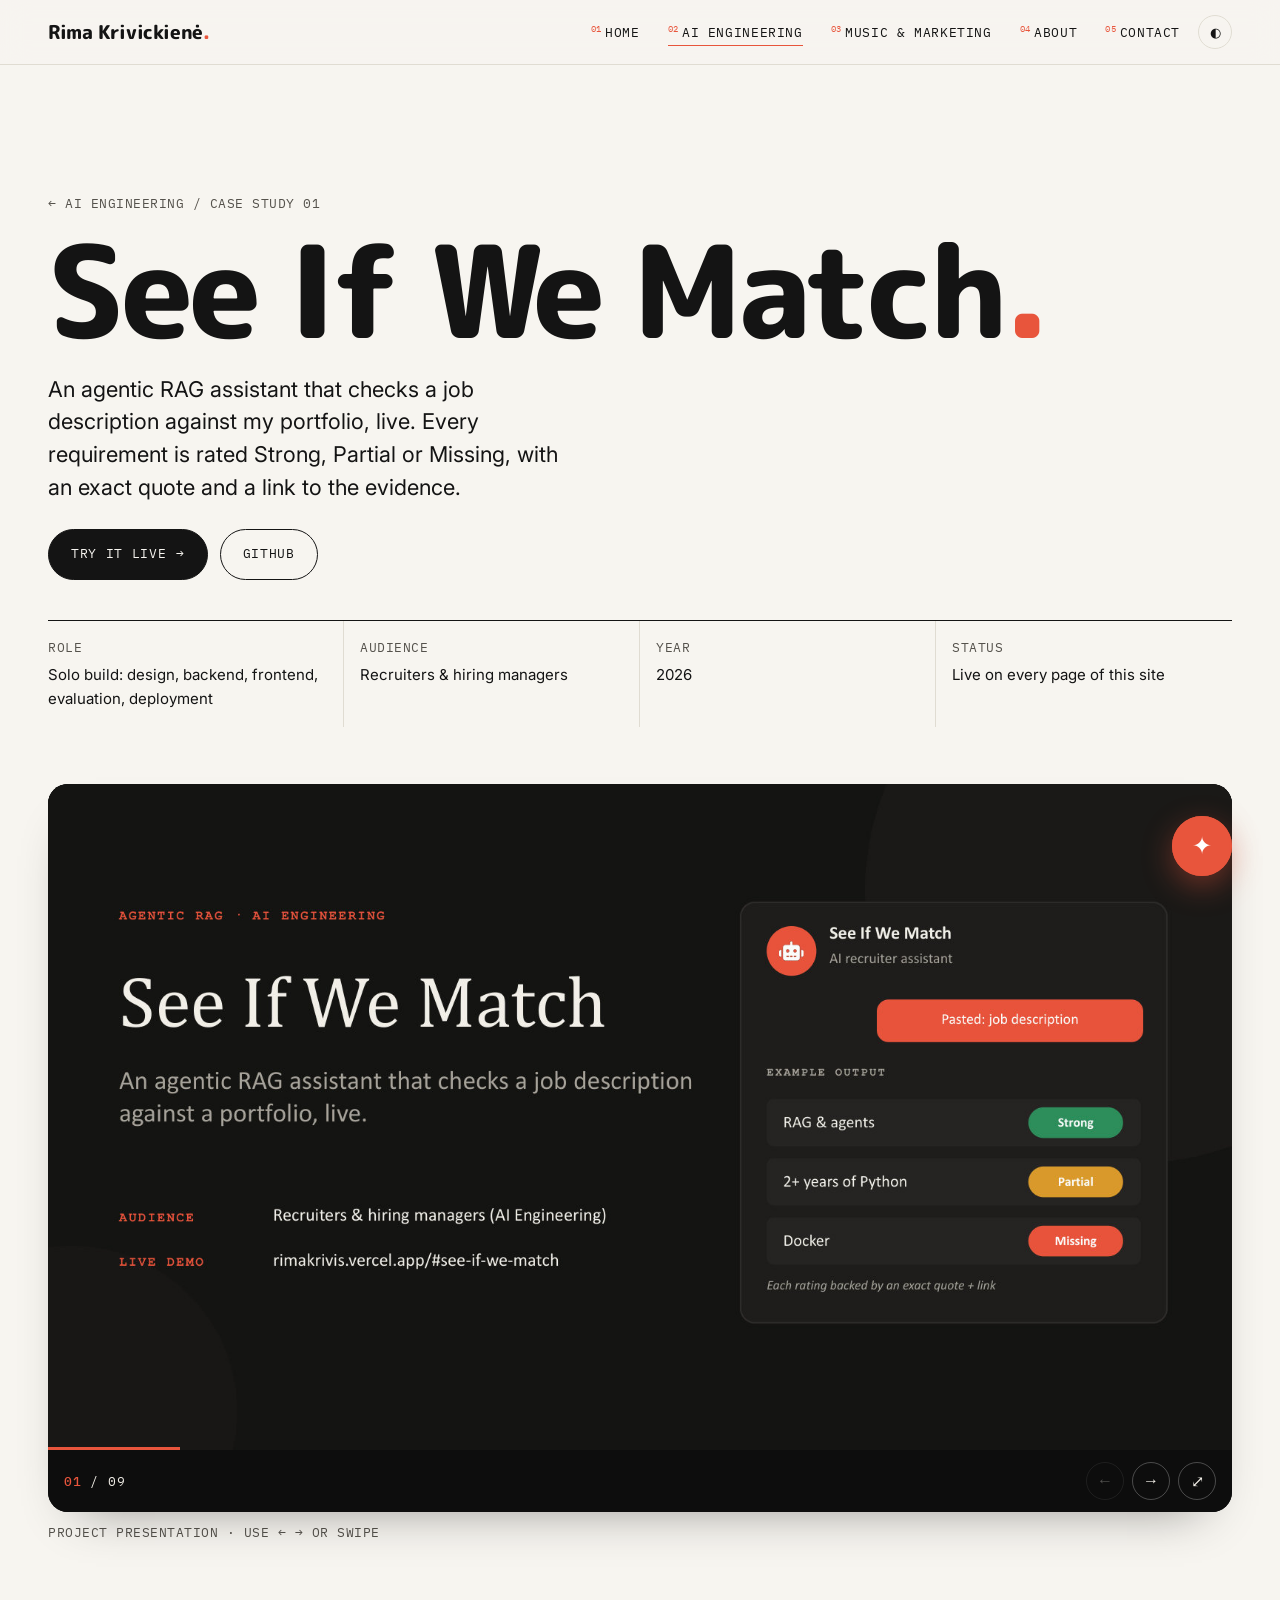
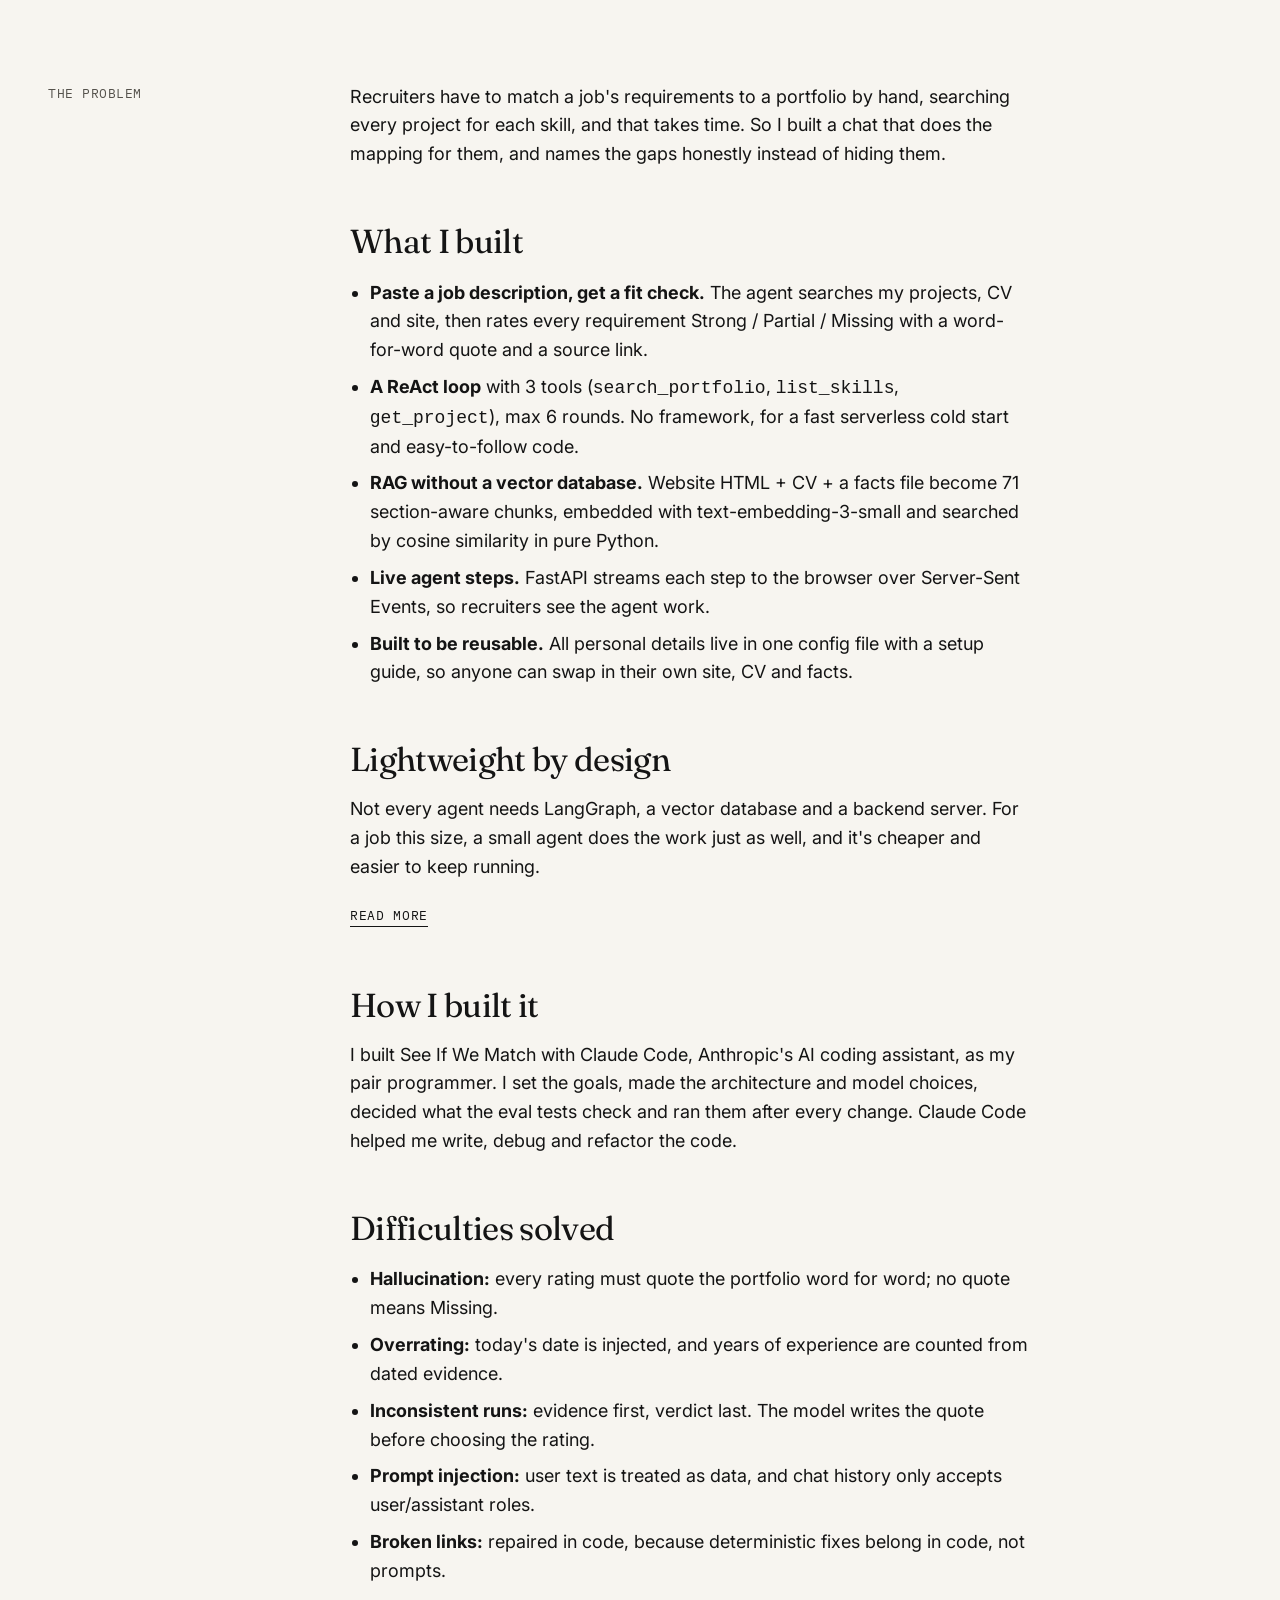
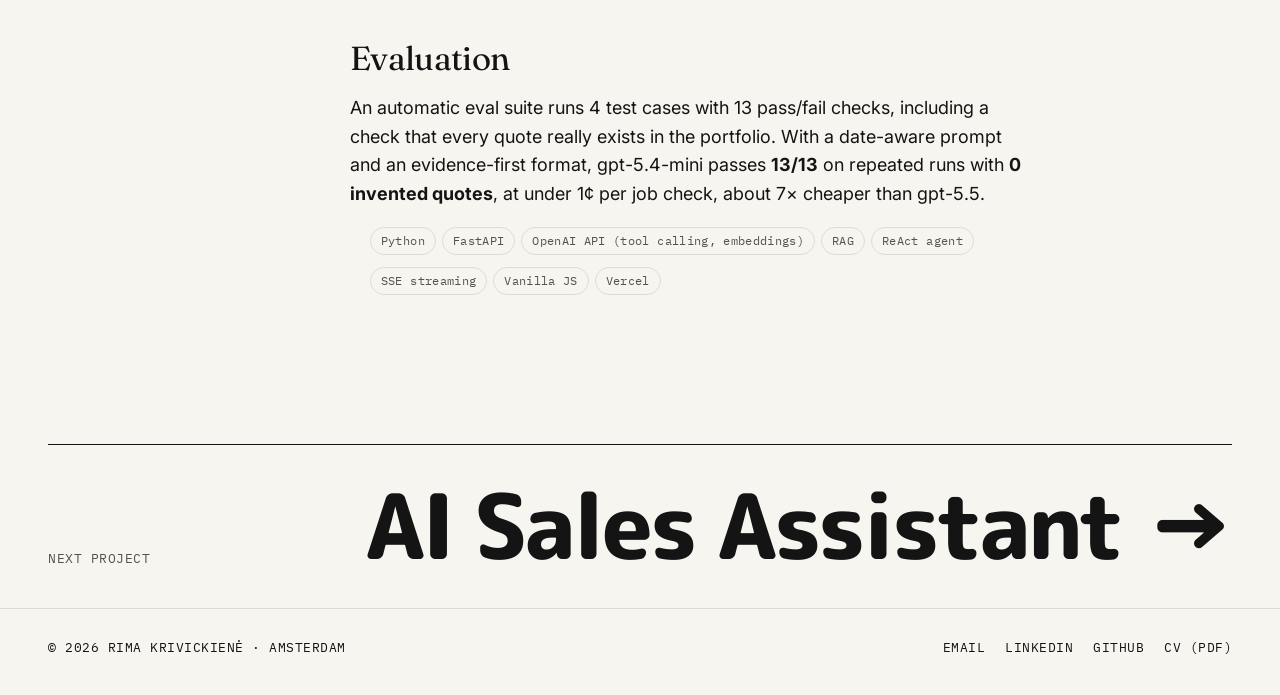
<file: work/see-if-we-match.html>
<!doctype html>
<html lang="en">
<head>
<meta charset="utf-8">
<meta name="viewport" content="width=device-width, initial-scale=1">
<title>See If We Match — Rima Krivickienė</title>
<meta name="description" content="See If We Match: an agentic RAG recruiter assistant that checks a job description against a portfolio and rates every requirement with quoted evidence.">
<link rel="icon" href="data:image/svg+xml,<svg xmlns='http://www.w3.org/2000/svg' viewBox='0 0 100 100'><circle cx='50' cy='50' r='44' fill='%23E8553C'/></svg>">
<link rel="preconnect" href="https://fonts.googleapis.com"><link rel="preconnect" href="https://fonts.gstatic.com" crossorigin>
<link href="https://fonts.googleapis.com/css2?family=Fraunces:ital,opsz,wght@0,9..144,300..600;1,9..144,300..600&family=IBM+Plex+Mono:wght@400;500&family=Inter:wght@400;500;600&family=M+PLUS+Rounded+1c:wght@800&display=swap" rel="stylesheet">
<link rel="stylesheet" href="../css/style.css">
</head>
<body data-page="ai" data-root="../">
<main>
  <section class="first case-hero">
    <div class="wrap">
      <p class="label"><a href="../ai-engineering.html" style="text-decoration:none">← AI Engineering</a> / Case study 01</p>
      <h1 class="display">See If We Match<span class="accent">.</span></h1>
      <p class="lede">An agentic RAG assistant that checks a job description against my portfolio, live. Every requirement is rated Strong, Partial or Missing, with an exact quote and a link to the evidence.</p>
      <div class="btn-row" style="margin-top:26px">
        <a class="btn" href="#see-if-we-match">Try it live <span class="arr">→</span></a>
        <a class="btn ghost" href="https://github.com/rimakrivis/Portfolio" target="_blank" rel="noopener">GitHub</a>
      </div>
      <dl class="facts">
        <div><dt class="label">Role</dt><dd>Solo build: design, backend, frontend, evaluation, deployment</dd></div>
        <div><dt class="label">Audience</dt><dd>Recruiters &amp; hiring managers</dd></div>
        <div><dt class="label">Year</dt><dd>2026</dd></div>
        <div><dt class="label">Status</dt><dd>Live on every page of this site</dd></div>
      </dl>
    </div>
  </section>

  <div class="wrap reveal">
    <div class="deck" data-src="../assets/slides/match/" data-count="9" data-title="See If We Match"></div>
    <p class="label deck-caption">Project presentation · use ← → or swipe</p>
  </div>

  <section style="border-top:0">
    <div class="wrap grid-12">
      <p class="label side-label">The problem</p>
      <div class="prose reveal">
        <p>Recruiters have to match a job's requirements to a portfolio by hand, searching every project for each skill, and that takes time. So I built a chat that does the mapping for them, and names the gaps honestly instead of hiding them.</p>
        <h3>What I built</h3>
        <ul>
          <li><strong>Paste a job description, get a fit check.</strong> The agent searches my projects, CV and site, then rates every requirement Strong / Partial / Missing with a word-for-word quote and a source link.</li>
          <li><strong>A ReAct loop</strong> with 3 tools (<code>search_portfolio</code>, <code>list_skills</code>, <code>get_project</code>), max 6 rounds. No framework, for a fast serverless cold start and easy-to-follow code.</li>
          <li><strong>RAG without a vector database.</strong> Website HTML + CV + a facts file become 71 section-aware chunks, embedded with text-embedding-3-small and searched by cosine similarity in pure Python.</li>
          <li><strong>Live agent steps.</strong> FastAPI streams each step to the browser over Server-Sent Events, so recruiters see the agent work.</li>
          <li><strong>Built to be reusable.</strong> All personal details live in one config file with a setup guide, so anyone can swap in their own site, CV and facts.</li>
        </ul>
        <h3>Lightweight by design</h3>
        <p>Not every agent needs LangGraph, a vector database and a backend server. For a job this size, a small agent does the work just as well, and it's cheaper and easier to keep running.</p>
        <details class="more">
          <summary><span class="link-arrow">Read more</span></summary>
          <p><strong>No database.</strong> The whole knowledge base is two JSON files of about 1 MB: <code>knowledge.json</code> with 71 text chunks and <code>embeddings.json</code> with their vectors. They load into memory when a request comes in, and retrieval is a few lines of Python comparing vectors by cosine similarity. For 71 chunks that takes milliseconds, so a vector database would only add another service to host and pay for.</p>
          <p><strong>No agent framework.</strong> The ReAct loop runs directly on the OpenAI SDK. The only dependencies are FastAPI and OpenAI, which keeps the serverless cold start fast and the code easy to follow.</p>
          <p><strong>One serverless function on Vercel.</strong> The website is static and the agent is a single Python function that only runs when someone asks a question. Nothing runs between visits, and a job check costs under 1¢.</p>
          <p><strong>Easy to update.</strong> When the site text changes, one script rebuilds the JSON files, and they ship with the next deploy.</p>
          <p><strong>Knowing the limit.</strong> This works because the knowledge is small and changes rarely. With thousands of documents, frequent updates or per-user data, I'd use a vector database, the way I did in DropOperator with Pinecone and Supabase.</p>
        </details>
        <h3>How I built it</h3>
        <p>I built See If We Match with Claude Code, Anthropic's AI coding assistant, as my pair programmer. I set the goals, made the architecture and model choices, decided what the eval tests check and ran them after every change. Claude Code helped me write, debug and refactor the code.</p>
        <h3>Difficulties solved</h3>
        <ul>
          <li><strong>Hallucination:</strong> every rating must quote the portfolio word for word; no quote means Missing.</li>
          <li><strong>Overrating:</strong> today's date is injected, and years of experience are counted from dated evidence.</li>
          <li><strong>Inconsistent runs:</strong> evidence first, verdict last. The model writes the quote before choosing the rating.</li>
          <li><strong>Prompt injection:</strong> user text is treated as data, and chat history only accepts user/assistant roles.</li>
          <li><strong>Broken links:</strong> repaired in code, because deterministic fixes belong in code, not prompts.</li>
        </ul>
        <h3>Evaluation</h3>
        <p>An automatic eval suite runs 4 test cases with 13 pass/fail checks, including a check that every quote really exists in the portfolio. With a date-aware prompt and an evidence-first format, gpt-5.4-mini passes <strong>13/13</strong> on repeated runs with <strong>0 invented quotes</strong>, at under 1¢ per job check, about 7× cheaper than gpt-5.5.</p>
        <ul class="tags"><li>Python</li><li>FastAPI</li><li>OpenAI API (tool calling, embeddings)</li><li>RAG</li><li>ReAct agent</li><li>SSE streaming</li><li>Vanilla JS</li><li>Vercel</li></ul>
      </div>
    </div>
  </section>

  <div class="wrap"><a class="next-case" href="ai-sales-assistant.html"><span class="label">Next project</span><span class="display">AI Sales Assistant →</span></a></div>
</main>
<script src="../js/main.js"></script>
</body>
</html>
</file>
<file: css/style.css>
/* Rima Krivickienė — portfolio
   Editorial grid (paper, ink, vermilion) + soft rounded display type and blurred hover backgrounds. */

:root {
  --paper: #F7F5F0;
  --paper-2: #EFECE4;
  --ink: #141414;
  --ink-2: #55524C;
  --rule: #E0DCD2;
  --accent: #E8553C;
  --on-accent: #FFFFFF;
  --gutter: clamp(16px, 4vw, 48px);
  --max: 1320px;
  --serif: "Fraunces", Georgia, serif;
  --sans: "Inter", system-ui, -apple-system, sans-serif;
  --mono: "IBM Plex Mono", ui-monospace, monospace;
  --round: "M PLUS Rounded 1c", "Inter", sans-serif;
  --ease: cubic-bezier(.22, 1, .36, 1);
  color-scheme: light;
}
@media (prefers-color-scheme: dark) {
  :root:not([data-theme="light"]) {
    --paper: #141413; --paper-2: #1E1D1B; --ink: #F2EFE8; --ink-2: #A8A39A; --rule: #2E2C29;
    color-scheme: dark;
  }
}
:root[data-theme="dark"] {
  --paper: #141413; --paper-2: #1E1D1B; --ink: #F2EFE8; --ink-2: #A8A39A; --rule: #2E2C29;
  color-scheme: dark;
}

*, *::before, *::after { box-sizing: border-box; }
html { -webkit-text-size-adjust: 100%; scroll-behavior: smooth; }
body {
  margin: 0; background: var(--paper); color: var(--ink);
  font: 400 17px/1.6 var(--sans);
  -webkit-font-smoothing: antialiased; overflow-x: hidden;
  transition: background-color .4s var(--ease), color .4s var(--ease);
}
img { max-width: 100%; height: auto; display: block; }
a { color: inherit; }
::selection { background: var(--accent); color: var(--on-accent); }

.wrap { max-width: var(--max); margin: 0 auto; padding: 0 var(--gutter); }

/* ---------- type ---------- */
h1, h2, h3 { font-family: var(--serif); font-weight: 400; letter-spacing: -.02em; line-height: 1.05; margin: 0; text-wrap: balance; }
h1 { font-size: clamp(44px, 8vw, 112px); }
h2 { font-size: clamp(34px, 5vw, 64px); }
h3 { font-size: clamp(24px, 2.6vw, 34px); line-height: 1.15; }
p { margin: 0 0 1em; text-wrap: pretty; }
em { font-style: italic; }
.display { font-family: var(--round); font-weight: 800; letter-spacing: -.035em; line-height: .92; }
.mono, .label { font-family: var(--mono); font-size: 12.5px; letter-spacing: .04em; text-transform: uppercase; }
.label { color: var(--ink-2); }
.lede { font-size: clamp(19px, 1.7vw, 23px); line-height: 1.5; max-width: 38ch; }
.muted { color: var(--ink-2); }
.accent { color: var(--accent); }

/* ---------- header ---------- */
.site-header {
  position: sticky; top: 0; z-index: 50;
  background: color-mix(in srgb, var(--paper) 82%, transparent);
  backdrop-filter: blur(14px); -webkit-backdrop-filter: blur(14px);
  border-bottom: 1px solid var(--rule);
}
.site-header .wrap { display: flex; align-items: center; justify-content: space-between; height: 64px; gap: 16px; }
.brand { font-family: var(--round); font-weight: 800; font-size: 19px; text-decoration: none; letter-spacing: -.02em; white-space: nowrap; }
.brand span { color: var(--accent); }
.nav { display: flex; gap: clamp(14px, 2.2vw, 30px); align-items: center; }
.nav a { font-family: var(--mono); font-size: 12.5px; text-transform: uppercase; letter-spacing: .05em; text-decoration: none; position: relative; padding: 4px 0; }
.nav a::after { content: ""; position: absolute; left: 0; right: 100%; bottom: 0; height: 1.5px; background: var(--accent); transition: right .35s var(--ease); }
.nav a:hover::after, .nav a[aria-current="page"]::after { right: 0; }
.nav a sup { color: var(--accent); font-size: 9px; margin-right: 3px; }
.theme-toggle, .menu-toggle { background: none; border: 1px solid var(--rule); color: var(--ink); border-radius: 999px; width: 34px; height: 34px; display: grid; place-items: center; cursor: pointer; padding: 0; }
.theme-toggle:hover, .menu-toggle:hover { border-color: var(--ink); }
.menu-toggle { display: none; }
@media (max-width: 860px) {
  .menu-toggle { display: grid; }
  .nav { position: fixed; inset: 64px 0 auto 0; flex-direction: column; align-items: flex-start; gap: 0; background: var(--paper); border-bottom: 1px solid var(--rule); padding: 8px var(--gutter) 20px; transform: translateY(-8px); opacity: 0; pointer-events: none; transition: .3s var(--ease); }
  .nav.open { transform: none; opacity: 1; pointer-events: auto; }
  .nav a { font-size: 15px; padding: 14px 0; width: 100%; border-bottom: 1px solid var(--rule); }
  .nav a::after { display: none; }
}

/* ---------- sections ---------- */
section { padding: clamp(64px, 10vw, 140px) 0; border-top: 1px solid var(--rule); }
section.first { border-top: 0; }
.sec-head { display: grid; grid-template-columns: repeat(12, 1fr); gap: 24px; align-items: end; margin-bottom: clamp(36px, 5vw, 64px); }
.sec-head .num { grid-column: span 2; font-family: var(--mono); font-size: 13px; color: var(--accent); }
.sec-head h2 { grid-column: span 7; }
.sec-head p { grid-column: span 3; color: var(--ink-2); font-size: 15px; margin: 0; }
@media (max-width: 860px) { .sec-head { grid-template-columns: 1fr; gap: 12px; } .sec-head > * { grid-column: auto !important; } }

.grid-12 { display: grid; grid-template-columns: repeat(12, 1fr); gap: 24px; }
@media (max-width: 860px) { .grid-12 { grid-template-columns: 1fr; } .grid-12 > * { grid-column: auto !important; } }

/* ---------- hero ---------- */
.hero { padding: clamp(40px, 7vw, 96px) 0 clamp(56px, 8vw, 110px); border-top: 0; }
.hero .grid-12 { align-items: end; }
.hero-text { grid-column: span 8; }
.hero-photo { grid-column: 10 / span 3; }
.hero .display { font-size: clamp(56px, 11.5vw, 168px); margin: 18px 0 28px; }
.hero .display .line { display: block; }
.hero .display .dot { color: var(--accent); }
.hero-photo figure { margin: 0; position: relative; }
.hero-photo img { border-radius: 14px; width: 100%; height: auto; filter: saturate(.92); }
.hero-photo figcaption { margin-top: 10px; }
.hero-meta { display: flex; flex-wrap: wrap; gap: 8px 22px; margin-top: 30px; }
.status { display: inline-flex; align-items: center; gap: 8px; }
.status::before { content: ""; width: 8px; height: 8px; border-radius: 50%; background: #3DBE6E; box-shadow: 0 0 0 4px color-mix(in srgb, #3DBE6E 25%, transparent); }
@media (max-width: 860px) { .hero-photo { max-width: 260px; order: -1; } }

/* ---------- buttons ---------- */
.btn { display: inline-flex; align-items: center; gap: 10px; font-family: var(--mono); font-size: 13px; text-transform: uppercase; letter-spacing: .05em; text-decoration: none; padding: 14px 22px; border-radius: 999px; border: 1px solid var(--ink); background: var(--ink); color: var(--paper); cursor: pointer; transition: .3s var(--ease); }
.btn:hover { background: var(--accent); border-color: var(--accent); color: var(--on-accent); }
.btn.ghost { background: transparent; color: var(--ink); }
.btn.ghost:hover { background: var(--ink); color: var(--paper); border-color: var(--ink); }
.btn .arr { transition: transform .3s var(--ease); }
.btn:hover .arr { transform: translateX(4px); }
.btn-row { display: flex; flex-wrap: wrap; gap: 12px; }
.link-arrow { font-family: var(--mono); font-size: 13px; text-transform: uppercase; letter-spacing: .05em; text-decoration: none; border-bottom: 1px solid currentColor; padding-bottom: 2px; }
.link-arrow:hover { color: var(--accent); }

/* ---------- blurred hover background (project list) ---------- */
.hover-bg { position: fixed; inset: 0; z-index: -1; pointer-events: none; opacity: 0; transition: opacity .6s var(--ease); }
.hover-bg img { position: absolute; inset: -60px; width: calc(100% + 120px); height: calc(100% + 120px); max-width: none; object-fit: cover; filter: blur(46px) saturate(1.3); opacity: 0; transform: scale(1.08); transition: opacity .6s var(--ease), transform 1.2s var(--ease); }
.hover-bg img.on { opacity: .55; transform: scale(1); }
.hover-bg.on { opacity: 1; }
body.bg-active { background: transparent; }
body.bg-active::before { content: ""; position: fixed; inset: 0; z-index: -2; background: var(--paper); }

.project-list { list-style: none; margin: 0; padding: 0; border-top: 1px solid var(--ink); }
.project-list li { border-bottom: 1px solid var(--rule); }
.project-list a { display: grid; grid-template-columns: 60px 1fr auto 120px; gap: 24px; align-items: baseline; padding: 26px 0; text-decoration: none; transition: padding .45s var(--ease), color .3s; }
.project-list .n { font-family: var(--mono); font-size: 13px; color: var(--ink-2); }
.project-list .t { font-family: var(--round); font-weight: 800; font-size: clamp(30px, 4.6vw, 64px); letter-spacing: -.03em; line-height: 1; }
.project-list .d { font-size: 15px; color: var(--ink-2); max-width: 34ch; }
.project-list .y { font-family: var(--mono); font-size: 13px; text-align: right; }
.project-list .thumb { display: none; }
.project-list a:hover { padding-left: 18px; }
.project-list a:hover .t { color: var(--accent); }
@media (max-width: 860px) {
  .project-list a { grid-template-columns: 1fr auto; gap: 6px 16px; padding: 22px 0; }
  .project-list .n { grid-column: 1; } .project-list .y { grid-column: 2; grid-row: 1; }
  .project-list .t, .project-list .d { grid-column: 1 / -1; }
  .project-list .thumb { display: block; grid-column: 1 / -1; border-radius: 12px; aspect-ratio: 16/9; object-fit: cover; margin-top: 10px; }
}

/* ---------- stats ---------- */
.stats { display: grid; grid-template-columns: repeat(4, 1fr); border-top: 1px solid var(--ink); }
.stat { padding: 26px 20px 8px 0; border-right: 1px solid var(--rule); }
.stat + .stat { padding-left: 20px; }
.stat:last-child { border-right: 0; }
.stat b { display: block; font-family: var(--round); font-weight: 800; font-size: clamp(34px, 4vw, 56px); letter-spacing: -.03em; line-height: 1; margin-bottom: 10px; }
.stat span { font-size: 14px; color: var(--ink-2); }
@media (max-width: 860px) { .stats { grid-template-columns: 1fr 1fr; } .stat { border-right: 0; border-bottom: 1px solid var(--rule); padding: 20px 0 !important; } }

/* ---------- cards ---------- */
.card { display: flex; flex-direction: column; text-decoration: none; }
.card .media { position: relative; overflow: hidden; border-radius: 16px; background: var(--paper-2); aspect-ratio: 16/10; }
.card .media img { width: 100%; height: 100%; object-fit: cover; transition: transform .9s var(--ease); }
.card:hover .media img { transform: scale(1.035); }
.card .meta { display: flex; justify-content: space-between; gap: 12px; margin: 18px 0 8px; }
.card h3 { margin-bottom: 10px; }
.card p { color: var(--ink-2); font-size: 15.5px; }
.tags { display: flex; flex-wrap: wrap; gap: 6px; margin: 6px 0 16px; padding: 0; list-style: none; }
.tags li { font-family: var(--mono); font-size: 11.5px; letter-spacing: .03em; padding: 4px 10px; border: 1px solid var(--rule); border-radius: 999px; color: var(--ink-2); }
.links { display: flex; flex-wrap: wrap; gap: 18px; margin-top: auto; }

.feature { display: grid; grid-template-columns: repeat(12, 1fr); gap: 24px; align-items: center; padding: clamp(28px, 4vw, 48px) 0; border-top: 1px solid var(--rule); }
.feature:first-of-type { border-top: 1px solid var(--ink); }
.feature .media { grid-column: span 7; border-radius: 18px; overflow: hidden; background: var(--paper-2); }
.feature .media img { width: 100%; aspect-ratio: 16/10; object-fit: cover; transition: transform .9s var(--ease); }
.feature:hover .media img { transform: scale(1.03); }
.feature .body { grid-column: span 5; }
.feature.flip .media { order: 2; }
.feature .body h3 { font-family: var(--round); font-weight: 800; font-size: clamp(34px, 4vw, 56px); letter-spacing: -.03em; margin: 12px 0 14px; }
@media (max-width: 860px) { .feature { grid-template-columns: 1fr; } .feature > * { grid-column: auto !important; } .feature.flip .media { order: 0; } }

.cards-3 { display: grid; grid-template-columns: repeat(3, 1fr); gap: 32px 24px; margin-top: 56px; }
@media (max-width: 960px) { .cards-3 { grid-template-columns: 1fr 1fr; } }
@media (max-width: 620px) { .cards-3 { grid-template-columns: 1fr; } }

/* ---------- case study ---------- */
.case-hero { padding-bottom: 40px; }
.case-hero .display { font-size: clamp(52px, 10vw, 140px); margin: 18px 0 24px; }
.facts { display: grid; grid-template-columns: repeat(4, 1fr); border-top: 1px solid var(--ink); margin-top: 40px; }
.facts > div { padding: 16px 16px 16px 0; border-right: 1px solid var(--rule); }
.facts > div + div { padding-left: 16px; }
.facts > div:last-child { border-right: 0; }
.facts dt { margin-bottom: 6px; }
.facts dd { margin: 0; font-size: 15px; }
@media (max-width: 760px) { .facts { grid-template-columns: 1fr 1fr; } .facts > div { border-right: 0; border-bottom: 1px solid var(--rule); padding-left: 0 !important; } }
.cover { border-radius: 20px; overflow: hidden; background: var(--paper-2); }
.cover img { width: 100%; }
.prose { grid-column: 4 / span 7; font-size: 18px; }
.prose h3 { margin: 1.6em 0 .5em; }
.prose ul { padding-left: 1.1em; } .prose li { margin-bottom: .45em; }
.side-label { grid-column: span 3; }
.table { width: 100%; border-collapse: collapse; font-size: 15px; margin: 8px 0 24px; }
.table th, .table td { text-align: left; padding: 11px 10px 11px 0; border-bottom: 1px solid var(--rule); }
.table th { font-family: var(--mono); font-size: 11.5px; text-transform: uppercase; letter-spacing: .05em; color: var(--ink-2); font-weight: 400; }
.table td:not(:first-child), .table th:not(:first-child) { text-align: right; font-variant-numeric: tabular-nums; }
.table tr.best td { color: var(--accent); font-weight: 600; }
.gallery { display: grid; grid-template-columns: repeat(2, 1fr); gap: 20px; }
.gallery figure { margin: 0; }
.gallery img { border-radius: 14px; width: 100%; background: var(--paper-2); border: 1px solid var(--rule); }
.gallery figcaption { margin-top: 8px; }
.gallery .wide { grid-column: 1 / -1; }
@media (max-width: 700px) { .gallery { grid-template-columns: 1fr; } }
.next-case { display: flex; justify-content: space-between; align-items: end; gap: 24px; text-decoration: none; padding: 40px 0; border-top: 1px solid var(--ink); }
.next-case .display { font-size: clamp(40px, 7vw, 96px); transition: color .3s; }
.next-case:hover .display { color: var(--accent); }
.video { position: relative; aspect-ratio: 16/9; border-radius: 18px; overflow: hidden; background: #000; }
.video iframe { position: absolute; inset: 0; width: 100%; height: 100%; border: 0; }

/* ---------- music page ---------- */
.release { display: grid; grid-template-columns: repeat(12, 1fr); gap: 24px; align-items: center; padding: clamp(32px, 5vw, 64px) 0; border-top: 1px solid var(--rule); }
.release .media { grid-column: span 6; }
.release .media img { border-radius: 16px; width: 100%; }
.release .body { grid-column: 8 / span 5; }
.release:nth-of-type(even) .media { order: 2; grid-column: 7 / span 6; }
.release:nth-of-type(even) .body { grid-column: 1 / span 5; }
.release .body h3 { font-family: var(--round); font-weight: 800; font-size: clamp(32px, 3.6vw, 50px); letter-spacing: -.03em; margin: 10px 0 14px; }
.release ul { list-style: none; padding: 0; margin: 16px 0 0; border-top: 1px solid var(--rule); }
.release li { display: flex; justify-content: space-between; gap: 16px; padding: 10px 0; border-bottom: 1px solid var(--rule); font-size: 15px; }
.release li span:first-child { font-family: var(--mono); font-size: 12px; text-transform: uppercase; color: var(--ink-2); padding-top: 2px; }
@media (max-width: 860px) { .release { grid-template-columns: 1fr; } .release > * { grid-column: auto !important; order: 0 !important; } }

.merch { display: grid; grid-template-columns: repeat(4, 1fr); gap: 16px; }
.merch figure { margin: 0; }
.merch img { border-radius: 14px; aspect-ratio: 1; object-fit: cover; width: 100%; background: #fff; }
.merch figcaption { margin-top: 8px; }
@media (max-width: 760px) { .merch { grid-template-columns: 1fr 1fr; } }

.photo-grid { display: grid; grid-template-columns: repeat(6, 1fr); grid-auto-rows: clamp(120px, 16vw, 230px); gap: 12px; }
.photo-grid figure { margin: 0; overflow: hidden; border-radius: 14px; position: relative; }
.photo-grid img { width: 100%; height: 100%; object-fit: cover; transition: transform 1s var(--ease); }
.photo-grid figure:hover img { transform: scale(1.04); }
.photo-grid .banner { background: #000; }
.photo-grid .banner img { object-fit: contain; }   /* promo banner: never crop the logo or line-up */
.photo-grid .a { grid-column: span 4; grid-row: span 2; }
.photo-grid .b { grid-column: span 2; grid-row: span 2; }
.photo-grid .c { grid-column: span 2; }
.photo-grid .d { grid-column: span 3; grid-row: span 2; }
@media (max-width: 760px) { .photo-grid { grid-template-columns: 1fr 1fr; grid-auto-rows: 150px; } .photo-grid figure { grid-column: span 1 !important; grid-row: span 1 !important; } .photo-grid .a { grid-column: span 2 !important; grid-row: span 2 !important; } }
.credit { margin-top: 12px; }

.roles { border-top: 1px solid var(--ink); }
.role { display: grid; grid-template-columns: repeat(12, 1fr); gap: 24px; padding: 28px 0; border-bottom: 1px solid var(--rule); }
.role .when { grid-column: span 3; }
.role h3 { grid-column: span 4; font-size: clamp(22px, 2.2vw, 30px); }
.role p { grid-column: span 5; margin: 0; color: var(--ink-2); font-size: 15.5px; }
@media (max-width: 860px) { .role { grid-template-columns: 1fr; gap: 8px; } .role > * { grid-column: auto !important; } }

/* ---------- about ---------- */
.skills { display: grid; grid-template-columns: repeat(3, 1fr); gap: 32px 24px; }
.skills h4 { margin: 0 0 10px; }
@media (max-width: 760px) { .skills { grid-template-columns: 1fr; } }
.why { list-style: none; padding: 0; margin: 0; counter-reset: why; border-top: 1px solid var(--ink); }
.why li { counter-increment: why; display: grid; grid-template-columns: 60px 1fr 1.4fr; gap: 24px; padding: 26px 0; border-bottom: 1px solid var(--rule); }
.why li::before { content: "0" counter(why); font-family: var(--mono); font-size: 13px; color: var(--accent); }
.why h3 { font-size: clamp(22px, 2.2vw, 30px); }
.why p { margin: 0; color: var(--ink-2); }
@media (max-width: 760px) { .why li { grid-template-columns: 1fr; gap: 8px; } }

/* ---------- contact ---------- */
.form { display: grid; gap: 22px; }
.field { display: grid; gap: 8px; }
.field input, .field textarea, .field select {
  font: inherit; color: var(--ink); background: transparent;
  border: 0; border-bottom: 1px solid var(--ink-2); border-radius: 0; padding: 10px 0; outline: none; transition: border-color .3s;
}
.field textarea { min-height: 150px; resize: vertical; }
.field input:focus, .field textarea:focus, .field select:focus { border-bottom-color: var(--accent); }
.chips { display: flex; flex-wrap: wrap; gap: 8px; }
.chips input { position: absolute; opacity: 0; pointer-events: none; }
.chips label { font-family: var(--mono); font-size: 12.5px; padding: 8px 14px; border: 1px solid var(--rule); border-radius: 999px; cursor: pointer; transition: .25s var(--ease); }
.chips input:checked + label { background: var(--ink); color: var(--paper); border-color: var(--ink); }
.chips input:focus-visible + label { outline: 2px solid var(--accent); outline-offset: 2px; }
.hp { position: absolute; left: -9999px; }
.form-status { min-height: 1.4em; font-size: 15px; }
.form-status.ok { color: #2E9D5B; } .form-status.err { color: var(--accent); }
.contact-list { list-style: none; padding: 0; margin: 0; border-top: 1px solid var(--ink); }
.contact-list li { display: flex; justify-content: space-between; gap: 16px; padding: 16px 0; border-bottom: 1px solid var(--rule); }
.contact-list a { text-decoration: none; } .contact-list a:hover { color: var(--accent); }

/* ---------- big CTA + footer ---------- */
.cta { text-align: left; }
.cta a.display { display: inline-block; font-size: clamp(56px, 12vw, 180px); text-decoration: none; transition: color .3s; }
.cta a.display:hover { color: var(--accent); }
.site-footer { border-top: 1px solid var(--rule); padding: 28px 0 40px; }
.site-footer .wrap { display: flex; flex-wrap: wrap; justify-content: space-between; gap: 12px 24px; }
.site-footer a { text-decoration: none; } .site-footer a:hover { color: var(--accent); }

/* ---------- motion ---------- */
.reveal { opacity: 0; transform: translateY(24px); transition: opacity .9s var(--ease), transform .9s var(--ease); }
.reveal.in { opacity: 1; transform: none; }
@media (prefers-reduced-motion: reduce) {
  *, *::before, *::after { transition: none !important; animation: none !important; scroll-behavior: auto !important; }
  .reveal { opacity: 1; transform: none; }
}

/* custom cursor (desktop only) */
.cursor { position: fixed; top: 0; left: 0; width: 10px; height: 10px; border-radius: 50%; background: var(--accent); pointer-events: none; z-index: 1000; transform: translate(-50%, -50%); transition: width .25s var(--ease), height .25s var(--ease), background-color .25s, opacity .25s; mix-blend-mode: normal; opacity: 0; }
.cursor.on { opacity: 1; }
.cursor.big { width: 54px; height: 54px; background: color-mix(in srgb, var(--accent) 22%, transparent); border: 1px solid var(--accent); }
.cursor.press { width: 6px; height: 6px; }
@media (hover: none), (pointer: coarse) { .cursor { display: none; } }

/* video stills strip */
.stills { display: grid; grid-template-columns: repeat(4, 1fr); gap: 12px; margin: 8px 0 20px; }
.stills.three { grid-template-columns: repeat(3, 1fr); }
.stills figure { margin: 0; }
.stills img { width: 100%; aspect-ratio: 1; object-fit: cover; border-radius: 14px; }
@media (max-width: 700px) { .stills, .stills.three { grid-template-columns: 1fr 1fr; } .stills.three figure:first-child { grid-column: 1 / -1; } .stills.three figure:first-child img { aspect-ratio: 16/9; } }

/* press list */
.press { list-style: none; padding: 0; margin: 0; border-top: 1px solid var(--ink); }
.press a { display: grid; grid-template-columns: 110px 1fr 160px 24px; gap: 20px; align-items: baseline; padding: 20px 0; border-bottom: 1px solid var(--rule); text-decoration: none; transition: padding .4s var(--ease); }
.press a:hover { padding-left: 12px; }
.press a:hover .ttl { color: var(--accent); }
.press .ttl { font-family: var(--serif); font-size: clamp(19px, 1.8vw, 24px); line-height: 1.25; }
.press .src { text-align: right; }
@media (max-width: 760px) { .press a { grid-template-columns: 1fr auto; gap: 6px 12px; } .press .ttl { grid-column: 1 / -1; grid-row: 2; } .press .src { text-align: left; } .press a > span:last-child { display: none; } }

/* concerts timeline */
.timeline { list-style: none; margin: 0; padding: 0; border-top: 1px solid var(--ink); }
.timeline li { display: grid; grid-template-columns: 110px 1fr; gap: 20px; padding: 16px 0; border-bottom: 1px solid var(--rule); font-size: 16px; }
.stack { display: grid; gap: 12px; }
.stack figure { margin: 0; } .stack img { border-radius: 14px; width: 100%; aspect-ratio: 4/3; object-fit: cover; }
.stack figcaption { margin-top: 8px; }
.sub-head { display: grid; grid-template-columns: repeat(12, 1fr); gap: 24px; align-items: end; margin: clamp(56px, 7vw, 96px) 0 28px; padding-top: 28px; border-top: 1px solid var(--rule); scroll-margin-top: 80px; }
.sub-head h3 { grid-column: 3 / span 6; font-family: var(--round); font-weight: 800; font-size: clamp(32px, 4vw, 56px); letter-spacing: -.03em; }
.sub-head p { grid-column: span 4; margin: 0; color: var(--ink-2); font-size: 15px; }
@media (max-width: 860px) { .sub-head { grid-template-columns: 1fr; } .sub-head > * { grid-column: auto !important; } .timeline li { grid-template-columns: 1fr; gap: 2px; } }

/* browser-frame screenshots */
.feature .media.browser { position: relative; padding-top: 28px; background: var(--paper-2); border: 1px solid var(--rule); box-shadow: 0 18px 40px -24px rgba(0,0,0,.35); }
.feature .media.browser::before { content: ""; position: absolute; top: 10px; left: 14px; width: 9px; height: 9px; border-radius: 50%; background: #FF5F57; box-shadow: 15px 0 #FEBC2E, 30px 0 #28C840; }
.feature .media.browser img { border-radius: 0; }
.feature .media.browser video { display: block; width: 100%; aspect-ratio: 16/10; object-fit: cover; }   /* scrolling site recording */
[id^="web-"] { scroll-margin-top: 80px; }
section[id] { scroll-margin-top: 40px; }

/* Chills + Thrills typographic card */
.feature .media.wordmark { display: flex; flex-direction: column; justify-content: center; align-items: center; gap: 14px; aspect-ratio: 16/10; text-decoration: none; background: #111; color: #F7F5F0; position: relative; overflow: hidden; }
.feature .media.wordmark::before { content: ""; position: absolute; inset: -30%; background: radial-gradient(circle at 30% 30%, rgba(232,85,60,.45), transparent 45%), radial-gradient(circle at 75% 70%, rgba(120,90,255,.35), transparent 45%); filter: blur(30px); transition: transform 1.2s var(--ease); }
.feature:hover .media.wordmark::before { transform: rotate(25deg) scale(1.1); }
.wm-top { position: relative; font-family: var(--sans); font-weight: 600; font-size: clamp(30px, 4.4vw, 60px); letter-spacing: .12em; text-transform: uppercase; }
.wm-top i { font-style: normal; color: var(--accent); }
.wm-sub, .wm-tag { position: relative; font-family: var(--mono); font-size: 12px; letter-spacing: .22em; text-transform: uppercase; }
.wm-tag { position: absolute; bottom: 16px; font-size: 10.5px; letter-spacing: .08em; opacity: .6; }

/* presentation slider */
.deck { position: relative; border-radius: 20px; overflow: hidden; background: #0d0d0d; box-shadow: 0 24px 50px -30px rgba(0,0,0,.45); }
.deck-track { display: flex; overflow-x: auto; scroll-snap-type: x mandatory; scroll-behavior: smooth; scrollbar-width: none; }
.deck-track::-webkit-scrollbar { display: none; }
.deck-track img { flex: 0 0 100%; width: 100%; aspect-ratio: 16/9; object-fit: contain; scroll-snap-align: center; background: #0d0d0d; }
.deck-bar { display: flex; align-items: center; justify-content: space-between; gap: 16px; padding: 12px 16px; background: #0d0d0d; color: #F2EFE8; }
.deck-count { font-family: var(--mono); font-size: 12.5px; letter-spacing: .06em; }
.deck-count b { color: var(--accent); font-weight: 500; }
.deck-btns { display: flex; gap: 8px; }
.deck-btns button { width: 38px; height: 38px; border-radius: 999px; border: 1px solid rgba(255,255,255,.25); background: transparent; color: #F2EFE8; font-size: 16px; cursor: pointer; display: grid; place-items: center; transition: .25s var(--ease); }
.deck-btns button:hover { background: var(--accent); border-color: var(--accent); }
.deck-btns button:disabled { opacity: .3; pointer-events: none; }
.deck-progress { position: absolute; left: 0; bottom: 62px; height: 3px; background: var(--accent); transition: width .4s var(--ease); }
.deck:fullscreen { display: flex; flex-direction: column; justify-content: center; border-radius: 0; }
.deck:fullscreen .deck-track img { aspect-ratio: auto; height: calc(100vh - 64px); }
.deck:fullscreen .deck-progress { bottom: 62px; }
.deck-caption { margin-top: 10px; }

/* ---------- gatefold vinyl animation ---------- */
.lp { container-type: inline-size; position: relative; border-radius: 16px; overflow: hidden; background: radial-gradient(120% 90% at 50% 20%, #EFECE4, #DCD7CC); }
:root[data-theme="dark"] .lp { background: radial-gradient(120% 90% at 50% 20%, #26241F, #151412); }
@media (prefers-color-scheme: dark) { :root:not([data-theme="light"]) .lp { background: radial-gradient(120% 90% at 50% 20%, #26241F, #151412); } }
.lp-stage { --P: 30cqw; position: relative; height: calc(var(--P) * 1.45 + 34px); perspective: 2200px; }
@container (max-width: 520px) { .lp-stage { --P: 34cqw; } }
.lp-rig, .lp-sleeve, .lp-board, .lp-disc { position: absolute; transform-style: preserve-3d; }
.lp-rig { left: 50%; top: calc(50% - 12px); width: 0; height: 0; }
.lp-sleeve { left: calc(var(--P) / -2); top: calc(var(--P) / -2); width: var(--P); height: var(--P); }
.lp-board { inset: 0; }
.lp-face { position: absolute; inset: 0; background: center / cover no-repeat; backface-visibility: hidden; -webkit-backface-visibility: hidden; box-shadow: 0 1px 0 rgba(255,255,255,.08) inset; }
.lp-face.rear { transform: rotateY(180deg); }
.lp-board.back { transform: translateZ(-1px); }
.lp-board.front { transform-origin: 0 50%; transform: translateZ(1px); }
.lp-shadow { position: absolute; left: calc(var(--P) / -2); top: calc(var(--P) / 2 + var(--P) * .05); width: var(--P); height: calc(var(--P) * .08); background: radial-gradient(closest-side, rgba(0,0,0,.35), transparent); filter: blur(6px); }
.lp-disc { left: calc(var(--P) * -.47); top: calc(var(--P) * -.47); width: calc(var(--P) * .94); height: calc(var(--P) * .94); transform: translateZ(-3px); opacity: 0; }
.lp-vinyl { position: absolute; inset: 0; border-radius: 50%;
  background:
    conic-gradient(from 20deg, rgba(255,255,255,.0) 0deg, rgba(255,255,255,.16) 30deg, rgba(255,255,255,0) 70deg, rgba(255,255,255,0) 180deg, rgba(255,255,255,.12) 210deg, rgba(255,255,255,0) 250deg),
    repeating-radial-gradient(circle, #0b0b0b 0 1.2px, #1b1b1b 1.2px 2.4px), #111;
  box-shadow: 0 10px 30px -10px rgba(0,0,0,.6); }
.lp-label { position: absolute; inset: 32%; border-radius: 50%; background: center / 107% no-repeat; box-shadow: 0 0 0 2px #0b0b0b; }
.lp-label::after { content: ""; position: absolute; left: 50%; top: 50%; width: 7%; height: 7%; margin: -3.5% 0 0 -3.5%; border-radius: 50%; background: #DCD7CC; }
.lp-spin { position: absolute; inset: 0; }
.lp-hint { position: absolute; left: 16px; bottom: 12px; font-family: var(--mono); font-size: 11px; letter-spacing: .06em; text-transform: uppercase; color: var(--ink-2); }
.lp-replay { position: absolute; right: 12px; bottom: 10px; font-family: var(--mono); font-size: 11px; text-transform: uppercase; letter-spacing: .06em; background: none; border: 1px solid var(--rule); color: var(--ink); border-radius: 999px; padding: 6px 12px; cursor: pointer; }
.lp-replay:hover { border-color: var(--accent); color: var(--accent); }

/* timeline: 16s — front → back → open gatefold → vinyl rolls out */
.lp.play .lp-rig { animation: lp-rig 16s var(--ease) infinite; }
.lp.play .lp-sleeve { animation: lp-sleeve 16s var(--ease) infinite; }
.lp.play .lp-board.front { animation: lp-open 16s var(--ease) infinite; }
.lp.play .lp-disc { animation: lp-disc 16s var(--ease) infinite; }
.lp.play .lp-spin { animation: lp-spin 16s linear infinite; }
.lp.play .lp-stage { animation: lp-fade 16s linear infinite; }
@keyframes lp-sleeve {
  0%, 10%  { transform: rotateY(0) rotateX(0); }
  18%, 27% { transform: rotateY(180deg) rotateX(0); }
  35%, 100% { transform: rotateY(360deg) rotateX(0); }
}
@keyframes lp-open {
  0%, 36%  { transform: translateZ(1px) rotateY(0); }
  47%, 100% { transform: translateZ(1px) rotateY(-178deg); }
}
@keyframes lp-rig {
  0%, 36%  { transform: translate(0, 0) scale(1); }
  47%, 55% { transform: translate(calc(var(--P) * .5), 0) scale(1); }
  66%, 100% { transform: translate(calc(var(--P) * .16), 0) scale(.96); }
}
@keyframes lp-disc {
  0%, 46%  { transform: translateZ(-3px) translateX(0); opacity: 0; }
  48%, 55% { transform: translateZ(-3px) translateX(0); opacity: 1; }
  66%, 100% { transform: translateZ(-3px) translateX(calc(var(--P) * .72)); opacity: 1; }
}
@keyframes lp-spin {
  0%, 55%  { transform: rotate(0); }
  66%      { transform: rotate(250deg); }
  100%     { transform: rotate(520deg); }
}
@keyframes lp-fade { 0%, 94% { opacity: 1; } 97% { opacity: 0; } 100% { opacity: 1; } }
@media (prefers-reduced-motion: reduce) {
  .lp.play * { animation: none !important; }
  .lp .lp-board.front { transform: translateZ(1px) rotateY(-178deg); }
  .lp .lp-rig { transform: translate(calc(var(--P) * .16), 0) scale(.96); }
  .lp .lp-disc { transform: translateZ(-3px) translateX(calc(var(--P) * .72)); opacity: 1; }
}
.lp-video { margin: 0 0 clamp(24px, 4vw, 48px); }
.lp-video video { display: block; width: 100%; aspect-ratio: 16/9; border-radius: 16px; background: #E6E2D8; }
.lp-video figcaption { margin-top: 10px; }

/* read more */
.more { margin: 0 0 6px; }
.more summary { list-style: none; cursor: pointer; display: inline-block; margin-bottom: 4px; }
.more summary::-webkit-details-marker { display: none; }
.more[open] summary .link-arrow { font-size: 0; }
.more[open] summary .link-arrow::after { content: "Read less"; font-size: 13px; }
.more p { animation: more-in .45s var(--ease); }
@keyframes more-in { from { opacity: 0; transform: translateY(-6px); } }
.lp[data-vinyl="turquoise"] .lp-vinyl {
  background:
    conic-gradient(from 20deg, rgba(255,255,255,0) 0deg, rgba(255,255,255,.20) 30deg, rgba(255,255,255,0) 70deg, rgba(255,255,255,0) 180deg, rgba(255,255,255,.14) 210deg, rgba(255,255,255,0) 250deg),
    repeating-radial-gradient(circle, rgba(0,0,0,.07) 0 1.2px, rgba(255,255,255,.04) 1.2px 2.4px),
    url("../assets/vinyl/nnz/marble.jpg") center / cover no-repeat;
}

/* Senos naujienos: newspaper inner sleeve comes out, hovers, flips, then the record slides out (20s) */
.lp-inner { position: absolute; left: calc(var(--P) * -.475); top: calc(var(--P) * -.475); width: calc(var(--P) * .95); height: calc(var(--P) * .95); transform-style: preserve-3d; transform: translate3d(0,0,-3px); visibility: hidden; }
.lp-inner .lp-face { box-shadow: 0 18px 40px -18px rgba(0,0,0,.45); }
.lp.sn.play .lp-rig { animation: sn-rig 20s var(--ease) infinite; }
.lp.sn.play .lp-sleeve { animation: sn-sleeve 20s var(--ease) infinite; }
.lp.sn.play .lp-board.front { animation: sn-open 20s var(--ease) infinite; }
.lp.sn.play .lp-inner { animation: sn-inner 20s var(--ease) infinite; }
.lp.sn.play .lp-disc { animation: sn-disc 20s var(--ease) infinite; }
.lp.sn.play .lp-spin { animation: sn-spin 20s linear infinite; }
.lp.sn.play .lp-stage { animation: sn-fade 20s linear infinite; }
@keyframes sn-sleeve { 0%, 8% { transform: rotateY(0); } 14%, 20% { transform: rotateY(180deg); } 26%, 100% { transform: rotateY(360deg); } }
@keyframes sn-open { 0%, 27% { transform: translateZ(1px) rotateY(0); } 35%, 100% { transform: translateZ(1px) rotateY(-180deg); } }
@keyframes sn-rig { 0%, 27% { transform: translate(0,0) scale(1); } 35%, 37% { transform: translate(calc(var(--P) * .5), 0) scale(1); } 42%, 48% { transform: translate(calc(var(--P) * .22), 0) scale(.8); } 54%, 100% { transform: translate(calc(var(--P) * .5), 0) scale(1); } }
@keyframes sn-inner {
  0%, 36%  { transform: translate3d(0,0,-3px) rotateY(0); visibility: hidden; }
  37%      { transform: translate3d(0,0,-3px) rotateY(0); visibility: visible; }
  43%      { transform: translate3d(calc(var(--P) * 1.0),0,-3px) rotateY(0); visibility: visible; }
  47%      { transform: translate3d(calc(var(--P) * 1.0),0,90px) rotateY(0); visibility: visible; }
  53%, 58% { transform: translate3d(calc(var(--P) * -.5),0,90px) rotateY(0); visibility: visible; }
  64%, 68% { transform: translate3d(calc(var(--P) * -.5),0,90px) rotateY(180deg); visibility: visible; }
  74%, 100% { transform: translate3d(calc(var(--P) * -.5),0,90px) rotateY(360deg); visibility: visible; }
}
@keyframes sn-disc {
  0%, 74%  { transform: translate3d(calc(var(--P) * -.5),0,84px); opacity: 0; }
  75%      { transform: translate3d(calc(var(--P) * -.5),0,84px); opacity: 1; }
  84%, 100% { transform: translate3d(calc(var(--P) * .22),0,84px); opacity: 1; }
}
@keyframes sn-spin { 0%, 75% { transform: rotate(0); } 84% { transform: rotate(250deg); } 100% { transform: rotate(460deg); } }
@keyframes sn-fade { 0% { opacity: 0; } 2.5%, 95% { opacity: 1; } 98.5%, 100% { opacity: 0; } }

/* presentation title slides: show the whole 16:9 slide, no cropping */
.feature .media.slide img, .carousel .card .media img { aspect-ratio: 16/9; }
.carousel .card .media { aspect-ratio: 16/9; }

/* project carousel (AI Engineering page) */
.carousel { margin-top: 56px; padding-top: 28px; border-top: 1px solid var(--rule); }
.carousel-head { display: flex; justify-content: space-between; align-items: center; gap: 16px; margin-bottom: 20px; }
.carousel-head .label { margin: 0; }
.carousel-btns { display: flex; gap: 8px; }
.carousel-btns button { width: 44px; height: 44px; border-radius: 999px; border: 1px solid var(--rule); background: transparent; color: var(--ink); font-size: 17px; cursor: pointer; display: grid; place-items: center; transition: .25s var(--ease); }
.carousel-btns button:hover { background: var(--accent); border-color: var(--accent); color: var(--on-accent); }
.carousel-btns button:disabled { opacity: .3; pointer-events: none; }
.carousel-track { display: grid; grid-auto-flow: column; grid-auto-columns: calc((100% - 48px) / 3); gap: 24px; overflow-x: auto; scroll-snap-type: x mandatory; scroll-behavior: smooth; scrollbar-width: none; }
.carousel-track::-webkit-scrollbar { display: none; }
.carousel-track .card { scroll-snap-align: start; }
@media (max-width: 860px) { .carousel-track { grid-auto-columns: calc((100% - 24px) / 2); } }
@media (max-width: 560px) { .carousel-track { grid-auto-columns: 85%; gap: 16px; } }
</file>
